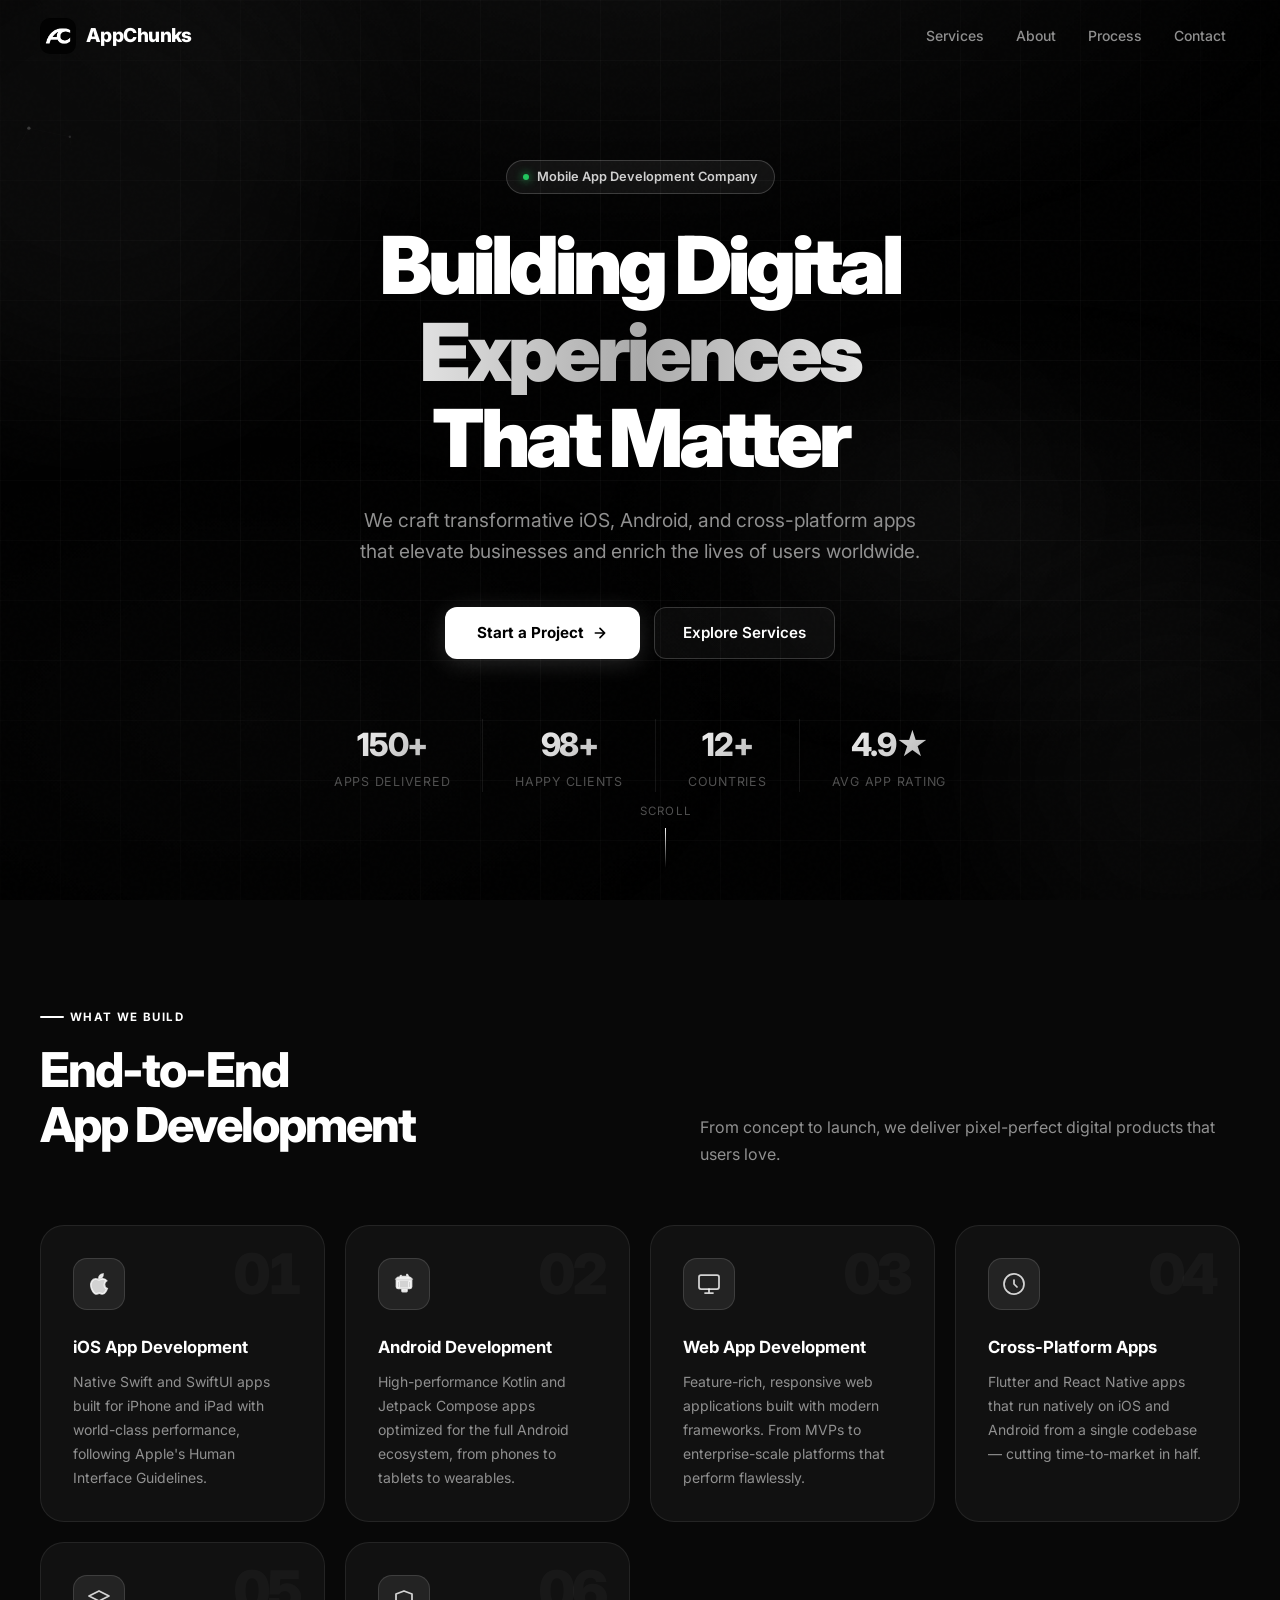
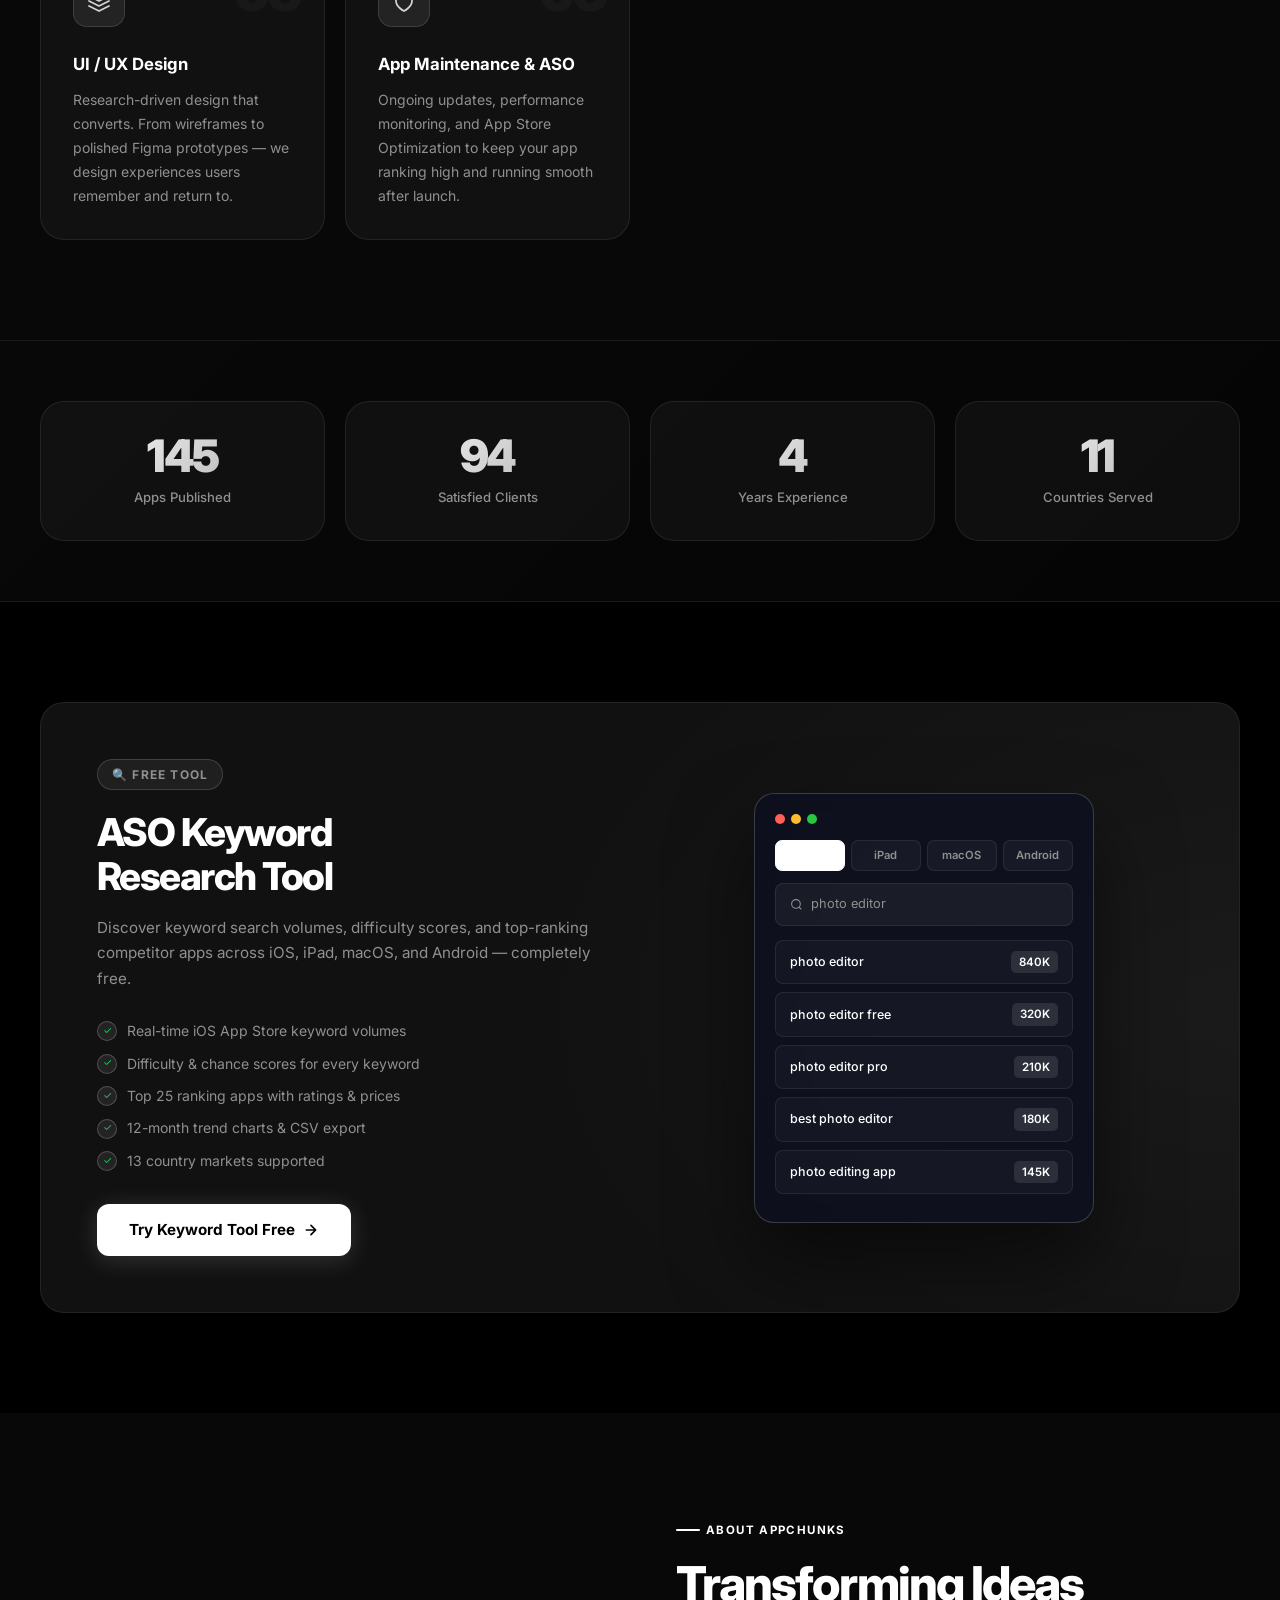
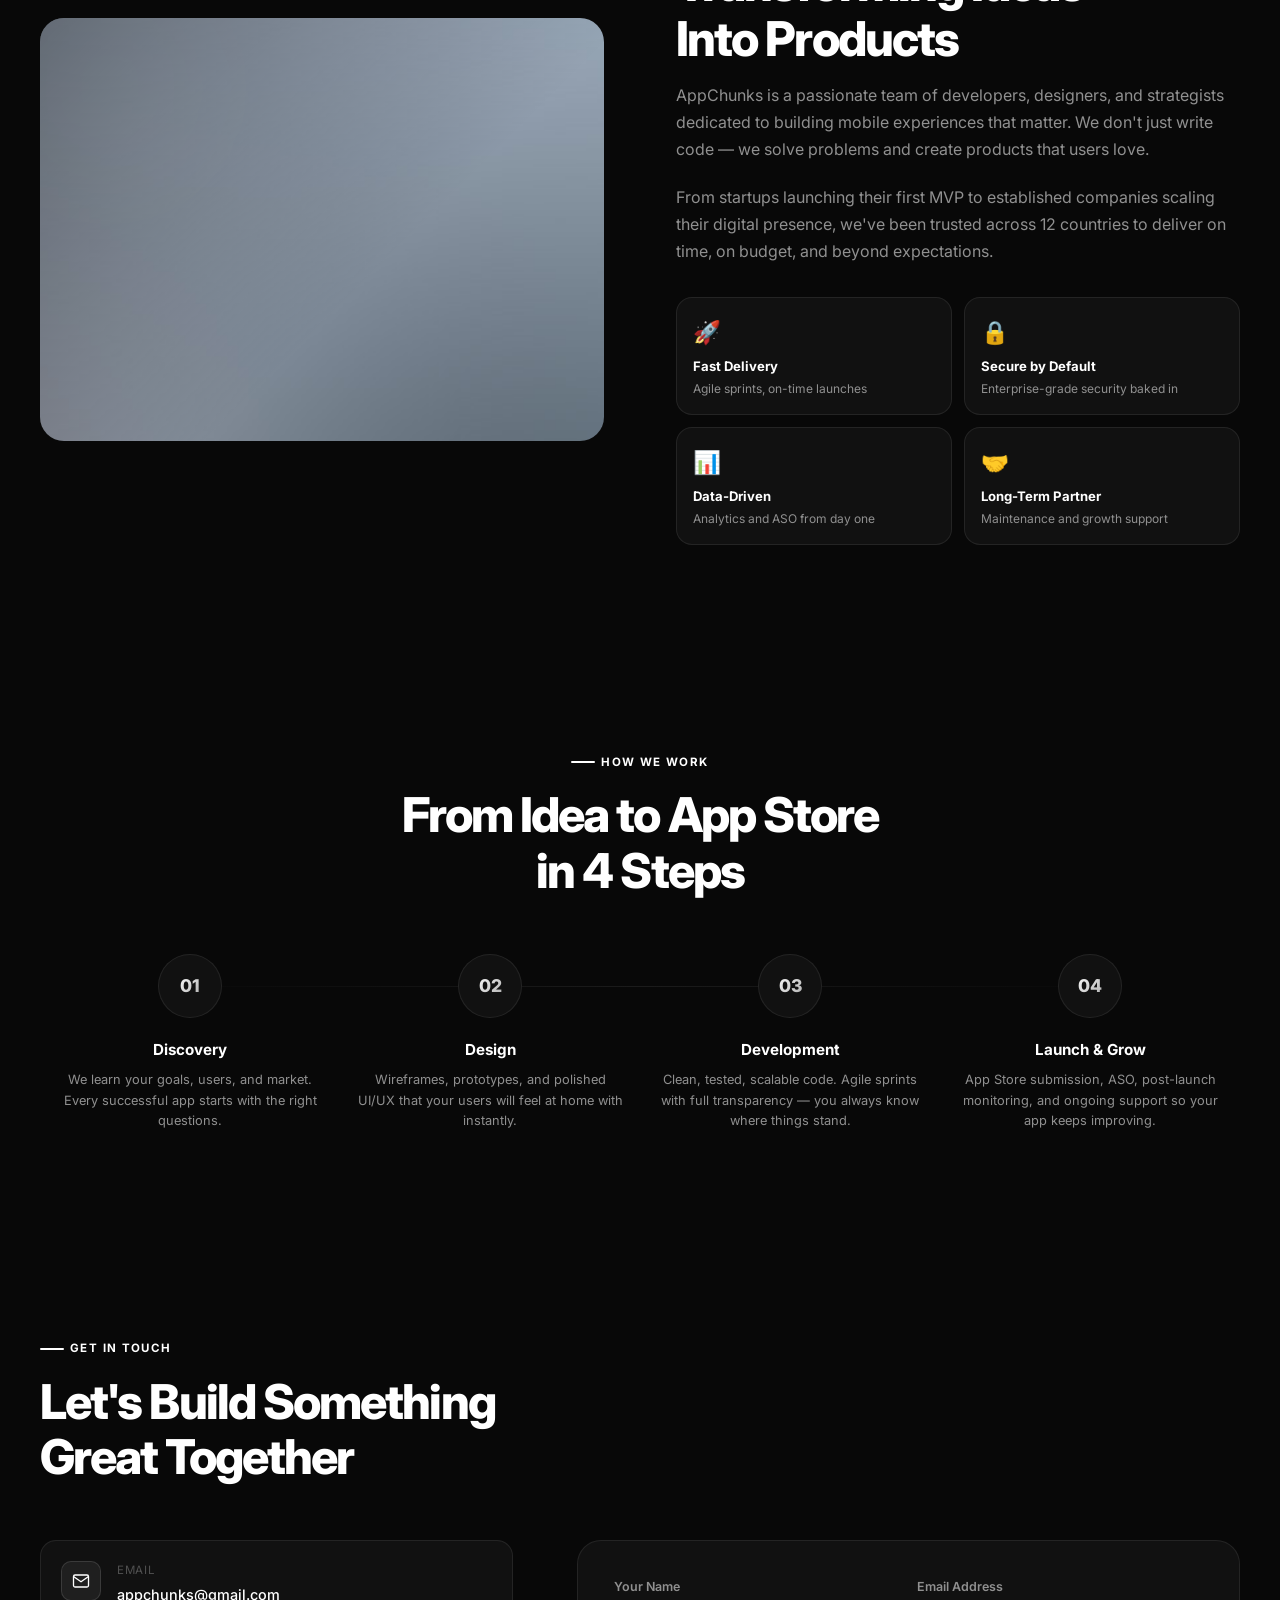
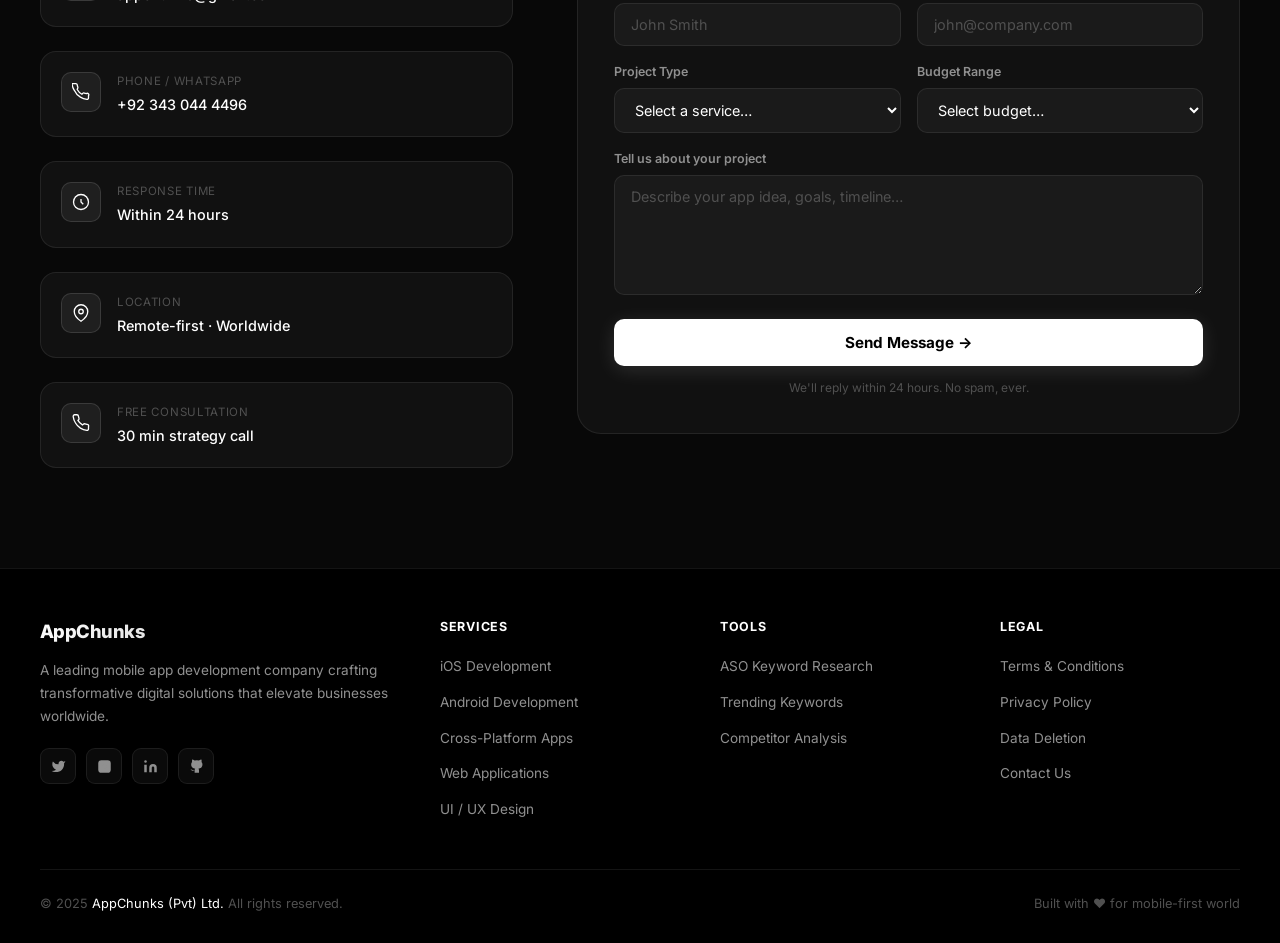
<file: index.html>
<!DOCTYPE html>
<html lang="en">
<head>
  <meta charset="UTF-8"/>
  <meta name="viewport" content="width=device-width, initial-scale=1.0"/>
  <title>AppChunks — Mobile App Development Company</title>
  <meta name="description" content="AppChunks is a leading mobile app development company crafting iOS, Android, and cross-platform apps that elevate businesses worldwide."/>
  <meta name="keywords" content="mobile app development, iOS app, Android app, UI UX design, cross-platform, web application"/>
  <link rel="icon" type="image/x-icon" href="images/favicon.ico"/>
  <link rel="apple-touch-icon" href="images/apple-touch-icon.png"/>
  <link rel="preconnect" href="https://fonts.googleapis.com"/>
  <link rel="preconnect" href="https://fonts.gstatic.com" crossorigin/>
  <link href="https://fonts.googleapis.com/css2?family=Inter:wght@300;400;500;600;700;800;900&display=swap" rel="stylesheet"/>
  <script async src="https://pagead2.googlesyndication.com/pagead/js/adsbygoogle.js?client=ca-pub-1702155776302125" crossorigin="anonymous"></script>
<style>
/* ═══════════════════════════════════════════════════
   APPCHUNKS — Modern Design System 2025
═══════════════════════════════════════════════════ */
:root {
  --bg:       #000000;
  --bg2:      #080808;
  --bg3:      #111111;
  --surface:  rgba(255,255,255,0.04);
  --border:   rgba(255,255,255,0.08);
  --border2:  rgba(255,255,255,0.18);
  --text:     #ffffff;
  --text2:    #909090;
  --text3:    #505050;
  --accent:   #ffffff;
  --accent2:  #cccccc;
  --accent3:  #888888;
  --green:    #22c55e;
  --pink:     #aaaaaa;
  --grad:     linear-gradient(135deg,#ffffff,#aaaaaa);
  --grad2:    linear-gradient(135deg,#ffffff,#888888);
  --r:        16px;
  --r2:       24px;
  --nav-h:    72px;
  --font:     'Inter', system-ui, sans-serif;
  --ease:     cubic-bezier(0.25,0.46,0.45,0.94);
}
*,*::before,*::after{box-sizing:border-box;margin:0;padding:0}
html{scroll-behavior:smooth;font-size:16px;-webkit-font-smoothing:antialiased}
body{font-family:var(--font);background:var(--bg);color:var(--text);overflow-x:hidden;line-height:1.6}
a{color:inherit;text-decoration:none}
img{display:block;max-width:100%}
button{cursor:pointer;border:none;background:none;font-family:inherit}
::selection{background:rgba(255,255,255,0.2);color:#fff}
::-webkit-scrollbar{width:5px}
::-webkit-scrollbar-track{background:var(--bg)}
::-webkit-scrollbar-thumb{background:#444;border-radius:3px}

/* ── NOISE OVERLAY ── */
body::before{
  content:'';position:fixed;inset:0;
  background-image:url("data:image/svg+xml,%3Csvg viewBox='0 0 256 256' xmlns='http://www.w3.org/2000/svg'%3E%3Cfilter id='n'%3E%3CfeTurbulence type='fractalNoise' baseFrequency='0.9' numOctaves='4' stitchTiles='stitch'/%3E%3C/filter%3E%3Crect width='100%25' height='100%25' filter='url(%23n)' opacity='0.03'/%3E%3C/svg%3E");
  pointer-events:none;z-index:0;opacity:0.4;
}

/* ═══════════════════════════════════════════════════
   NAVBAR
═══════════════════════════════════════════════════ */
#nav{
  position:fixed;top:0;left:0;right:0;z-index:1000;
  height:var(--nav-h);
  display:flex;align-items:center;justify-content:space-between;
  padding:0 max(24px, calc((100vw - 1200px)/2));
  transition:background 0.4s var(--ease),border-color 0.4s var(--ease),box-shadow 0.4s var(--ease);
  border-bottom:1px solid transparent;
}
#nav.scrolled{
  background:rgba(0,0,0,0.88);
  backdrop-filter:blur(20px);-webkit-backdrop-filter:blur(20px);
  border-color:var(--border);
  box-shadow:0 4px 40px rgba(0,0,0,0.6);
}
.nav-logo{
  display:flex;align-items:center;gap:10px;
  font-size:1.2rem;font-weight:800;letter-spacing:-0.03em;
}
.nav-logo-icon{
  width:36px;height:36px;border-radius:10px;
  overflow:hidden;flex-shrink:0;
}
.nav-logo-icon img{width:100%;height:100%;display:block}
.nav-logo span{color:#ffffff}
.nav-links{
  display:flex;align-items:center;gap:4px;
  list-style:none;
}
.nav-links a{
  padding:8px 14px;border-radius:8px;
  font-size:0.875rem;font-weight:500;color:var(--text2);
  transition:all 0.2s;
}
.nav-links a:hover{color:var(--text);background:var(--surface)}
.nav-links a.active{color:var(--text)}
.nav-cta{
  display:flex;align-items:center;gap:10px;
}
.btn-nav{
  padding:9px 20px;border-radius:10px;font-size:0.85rem;font-weight:600;
  background:#ffffff;color:#000000;
  box-shadow:0 4px 16px rgba(255,255,255,0.15);
  transition:all 0.2s;white-space:nowrap;
}
.btn-nav:hover{transform:translateY(-1px);box-shadow:0 6px 24px rgba(255,255,255,0.25)}
.hamburger{display:none;flex-direction:column;gap:5px;padding:8px;cursor:pointer}
.hamburger span{width:22px;height:2px;background:var(--text);border-radius:2px;transition:all 0.3s}

/* MOBILE MENU */
.mobile-menu{
  position:fixed;top:var(--nav-h);left:0;right:0;bottom:0;z-index:999;
  background:rgba(0,0,0,0.97);backdrop-filter:blur(20px);
  display:flex;flex-direction:column;align-items:center;justify-content:center;gap:8px;
  transform:translateX(100%);transition:transform 0.35s var(--ease);
}
.mobile-menu.open{transform:translateX(0)}
.mobile-menu a{
  font-size:1.5rem;font-weight:700;color:var(--text2);
  padding:12px 32px;border-radius:12px;
  transition:all 0.2s;width:100%;max-width:280px;text-align:center;
}
.mobile-menu a:hover{color:var(--text);background:var(--surface)}

/* ═══════════════════════════════════════════════════
   HERO
═══════════════════════════════════════════════════ */
#hero{
  min-height:100vh;
  display:flex;flex-direction:column;align-items:center;justify-content:center;
  text-align:center;
  padding:calc(var(--nav-h) + 60px) 24px 80px;
  position:relative;overflow:hidden;
}

/* animated gradient bg */
.hero-gradient{
  position:absolute;inset:0;z-index:0;
  background:
    radial-gradient(ellipse 80% 60% at 50% -10%,rgba(255,255,255,0.06) 0%,transparent 70%),
    radial-gradient(ellipse 50% 40% at 80% 60%,rgba(255,255,255,0.03) 0%,transparent 70%),
    radial-gradient(ellipse 60% 50% at 20% 80%,rgba(255,255,255,0.02) 0%,transparent 70%);
  animation:heroGradShift 8s ease-in-out infinite alternate;
}
@keyframes heroGradShift{
  0%{opacity:0.8;transform:scale(1)}
  100%{opacity:1;transform:scale(1.05)}
}

/* floating blobs */
.blob{
  position:absolute;border-radius:50%;filter:blur(80px);pointer-events:none;
  animation:blobFloat 12s ease-in-out infinite;
}
.blob-1{width:500px;height:500px;background:rgba(255,255,255,0.04);top:-100px;left:-150px;animation-delay:0s}
.blob-2{width:400px;height:400px;background:rgba(255,255,255,0.03);bottom:-80px;right:-100px;animation-delay:-4s}
.blob-3{width:300px;height:300px;background:rgba(255,255,255,0.025);top:40%;left:60%;animation-delay:-8s}
@keyframes blobFloat{
  0%,100%{transform:translate(0,0) scale(1)}
  33%{transform:translate(30px,-20px) scale(1.05)}
  66%{transform:translate(-20px,30px) scale(0.95)}
}

/* grid lines */
.hero-grid{
  position:absolute;inset:0;z-index:0;
  background-image:
    linear-gradient(rgba(255,255,255,0.03) 1px,transparent 1px),
    linear-gradient(90deg,rgba(255,255,255,0.03) 1px,transparent 1px);
  background-size:60px 60px;
  mask-image:radial-gradient(ellipse 80% 80% at 50% 50%,black 40%,transparent 100%);
}

.hero-content{position:relative;z-index:1;max-width:820px}

.hero-badge{
  display:inline-flex;align-items:center;gap:8px;
  padding:6px 16px;border-radius:20px;margin-bottom:28px;
  background:rgba(255,255,255,0.06);border:1px solid rgba(255,255,255,0.18);
  font-size:0.8rem;font-weight:600;color:rgba(255,255,255,0.8);
  animation:fadeUp 0.8s var(--ease) both;
}
.badge-dot{width:6px;height:6px;border-radius:50%;background:#22c55e;box-shadow:0 0 8px #22c55e;animation:pulse 2s infinite}
@keyframes pulse{0%,100%{opacity:1}50%{opacity:0.5}}

.hero-title{
  font-size:clamp(2.8rem,7vw,5rem);
  font-weight:900;letter-spacing:-0.05em;line-height:1.08;
  margin-bottom:24px;
  animation:fadeUp 0.8s var(--ease) 0.15s both;
}
.hero-title .line{display:block}
.hero-title .grad-text{
  background:var(--grad);
  -webkit-background-clip:text;-webkit-text-fill-color:transparent;background-clip:text;
  background-size:200% 200%;animation:gradMove 4s ease infinite;
}
@keyframes gradMove{0%{background-position:0% 50%}50%{background-position:100% 50%}100%{background-position:0% 50%}}

.hero-sub{
  font-size:clamp(1rem,2vw,1.2rem);color:var(--text2);
  max-width:560px;margin:0 auto 40px;
  animation:fadeUp 0.8s var(--ease) 0.3s both;
}

.hero-actions{
  display:flex;align-items:center;justify-content:center;gap:14px;flex-wrap:wrap;
  animation:fadeUp 0.8s var(--ease) 0.45s both;
}
.btn-primary{
  display:inline-flex;align-items:center;gap:8px;
  padding:14px 32px;border-radius:12px;font-size:0.95rem;font-weight:700;
  background:#ffffff;color:#000000;
  box-shadow:0 4px 24px rgba(255,255,255,0.15);
  transition:all 0.25s;position:relative;overflow:hidden;
}
.btn-primary::after{
  content:'';position:absolute;inset:0;
  background:linear-gradient(135deg,rgba(255,255,255,0.2),transparent);
  opacity:0;transition:opacity 0.2s;
}
.btn-primary:hover{transform:translateY(-2px);box-shadow:0 8px 32px rgba(255,255,255,0.25);background:#efefef}
.btn-primary:hover::after{opacity:1}
.btn-outline{
  display:inline-flex;align-items:center;gap:8px;
  padding:13px 28px;border-radius:12px;font-size:0.95rem;font-weight:600;
  border:1px solid var(--border2);color:var(--text);
  background:var(--surface);backdrop-filter:blur(10px);
  transition:all 0.25s;
}
.btn-outline:hover{border-color:rgba(255,255,255,0.4);background:rgba(255,255,255,0.08);transform:translateY(-2px)}

/* hero stats */
.hero-stats{
  display:flex;align-items:center;justify-content:center;gap:0;
  margin-top:60px;
  animation:fadeUp 0.8s var(--ease) 0.6s both;
}
.hero-stat{
  padding:0 32px;text-align:center;
  border-right:1px solid var(--border);
}
.hero-stat:last-child{border-right:none}
.hero-stat-num{
  font-size:2rem;font-weight:800;letter-spacing:-0.04em;
  background:var(--grad);-webkit-background-clip:text;-webkit-text-fill-color:transparent;background-clip:text;
}
.hero-stat-label{font-size:0.78rem;color:var(--text3);margin-top:2px;text-transform:uppercase;letter-spacing:0.06em}

/* scroll indicator */
.scroll-hint{
  position:absolute;bottom:32px;left:50%;transform:translateX(-50%);
  display:flex;flex-direction:column;align-items:center;gap:8px;
  color:var(--text3);font-size:0.72rem;letter-spacing:0.1em;text-transform:uppercase;
  animation:fadeUp 1s var(--ease) 1s both;
}
.scroll-line{width:1px;height:40px;background:linear-gradient(to bottom,var(--accent),transparent);animation:scrollPulse 2s ease-in-out infinite}
@keyframes scrollPulse{0%,100%{opacity:0.4;transform:scaleY(1)}50%{opacity:1;transform:scaleY(1.1)}}

/* ═══════════════════════════════════════════════════
   SHARED SECTION STYLES
═══════════════════════════════════════════════════ */
.section{
  padding:100px max(24px,calc((100vw - 1200px)/2));
  position:relative;
}
.section-tag{
  display:inline-flex;align-items:center;gap:6px;
  font-size:0.72rem;font-weight:700;letter-spacing:0.12em;text-transform:uppercase;
  color:var(--accent);margin-bottom:16px;
}
.section-tag::before{content:'';width:24px;height:2px;background:var(--accent);border-radius:1px}
.section-title{
  font-size:clamp(1.8rem,4vw,3rem);font-weight:800;letter-spacing:-0.04em;
  line-height:1.15;margin-bottom:16px;
}
.section-sub{font-size:1rem;color:var(--text2);max-width:540px;line-height:1.7}

/* reveal animation */
.reveal{opacity:0;transform:translateY(40px);transition:opacity 0.7s var(--ease),transform 0.7s var(--ease)}
.reveal.visible{opacity:1;transform:translateY(0)}
.reveal-delay-1{transition-delay:0.1s}
.reveal-delay-2{transition-delay:0.2s}
.reveal-delay-3{transition-delay:0.3s}
.reveal-delay-4{transition-delay:0.4s}
.reveal-delay-5{transition-delay:0.5s}

/* ═══════════════════════════════════════════════════
   SERVICES
═══════════════════════════════════════════════════ */
#services{background:var(--bg2)}

.services-header{
  display:flex;align-items:flex-end;justify-content:space-between;
  flex-wrap:wrap;gap:24px;margin-bottom:56px;
}

.services-grid{
  display:grid;
  grid-template-columns:repeat(auto-fill,minmax(260px,1fr));
  gap:20px;
}
.service-card{
  background:var(--surface);
  border:1px solid var(--border);
  border-radius:var(--r2);
  padding:32px;
  position:relative;overflow:hidden;
  transition:all 0.35s var(--ease);
  cursor:default;
}
.service-card::before{
  content:'';position:absolute;inset:0;border-radius:var(--r2);
  background:var(--grad);opacity:0;transition:opacity 0.35s;
  pointer-events:none;
}
.service-card:hover{border-color:rgba(255,255,255,0.25);transform:translateY(-6px);box-shadow:0 20px 60px rgba(255,255,255,0.06)}
.service-card:hover::before{opacity:0.04}

.service-icon{
  width:52px;height:52px;border-radius:14px;
  background:rgba(255,255,255,0.08);border:1px solid rgba(255,255,255,0.12);
  display:flex;align-items:center;justify-content:center;
  margin-bottom:24px;font-size:1.4rem;
  transition:all 0.35s;
}
.service-card:hover .service-icon{background:#ffffff;border-color:#ffffff;transform:scale(1.1);box-shadow:0 8px 24px rgba(255,255,255,0.2)}
.service-card:hover .service-icon svg{stroke:#000}
.service-icon svg{width:24px;height:24px;stroke:rgba(255,255,255,0.8);stroke-width:1.75;fill:none;transition:stroke 0.3s}

.service-title{font-size:1.05rem;font-weight:700;margin-bottom:10px}
.service-desc{font-size:0.875rem;color:var(--text2);line-height:1.7}

.service-num{
  position:absolute;top:20px;right:24px;
  font-size:3.5rem;font-weight:900;color:rgba(255,255,255,0.03);
  line-height:1;letter-spacing:-0.05em;font-variant-numeric:tabular-nums;
  transition:color 0.35s;
}
.service-card:hover .service-num{color:rgba(255,255,255,0.06)}

/* ═══════════════════════════════════════════════════
   STATS
═══════════════════════════════════════════════════ */
#stats{
  background:linear-gradient(135deg,rgba(255,255,255,0.03),rgba(255,255,255,0.02));
  border-top:1px solid var(--border);
  border-bottom:1px solid var(--border);
  padding:60px max(24px,calc((100vw - 1200px)/2));
}
.stats-row{
  display:grid;grid-template-columns:repeat(4,1fr);gap:20px;
}
.stat-item{
  text-align:center;padding:32px 16px;
  background:var(--surface);border:1px solid var(--border);border-radius:var(--r2);
  transition:all 0.3s;
}
.stat-item:hover{border-color:rgba(255,255,255,0.25);background:rgba(255,255,255,0.05);transform:translateY(-4px)}
.stat-num{
  font-size:2.8rem;font-weight:900;letter-spacing:-0.05em;
  background:var(--grad);-webkit-background-clip:text;-webkit-text-fill-color:transparent;background-clip:text;
  line-height:1;margin-bottom:8px;
}
.stat-label{font-size:0.82rem;color:var(--text2);font-weight:500}

/* ═══════════════════════════════════════════════════
   ASO TOOL PROMO
═══════════════════════════════════════════════════ */
#tool{background:var(--bg)}
.tool-card{
  background:var(--bg3);
  border:1px solid var(--border);
  border-radius:var(--r2);
  padding:56px;
  display:grid;grid-template-columns:1fr 1fr;gap:48px;align-items:center;
  position:relative;overflow:hidden;
}
.tool-card::before{
  content:'';position:absolute;inset:0;
  background:
    radial-gradient(ellipse 60% 80% at 100% 50%,rgba(255,255,255,0.04),transparent);
  pointer-events:none;
}
.tool-label{
  display:inline-flex;align-items:center;gap:8px;
  font-size:0.75rem;font-weight:700;letter-spacing:0.1em;text-transform:uppercase;
  color:var(--text2);background:rgba(255,255,255,0.06);border:1px solid rgba(255,255,255,0.15);
  padding:5px 14px;border-radius:20px;margin-bottom:20px;
}
.tool-title{font-size:clamp(1.6rem,3vw,2.4rem);font-weight:800;letter-spacing:-0.04em;margin-bottom:16px;line-height:1.15}
.tool-desc{font-size:0.95rem;color:var(--text2);line-height:1.7;margin-bottom:28px}
.tool-features{display:flex;flex-direction:column;gap:10px;margin-bottom:32px}
.tool-feat{
  display:flex;align-items:center;gap:10px;
  font-size:0.875rem;color:var(--text2);
}
.tool-feat-dot{
  width:20px;height:20px;border-radius:50%;
  background:rgba(255,255,255,0.08);border:1px solid rgba(255,255,255,0.2);
  display:flex;align-items:center;justify-content:center;flex-shrink:0;
}
.tool-feat-dot::after{content:'✓';font-size:0.65rem;color:#22c55e}

.tool-visual{
  position:relative;display:flex;align-items:center;justify-content:center;
}
.tool-mockup{
  background:rgba(13,17,32,0.8);border:1px solid var(--border2);
  border-radius:20px;padding:20px;width:100%;max-width:340px;
  box-shadow:0 40px 80px rgba(0,0,0,0.5);
  backdrop-filter:blur(10px);
}
.mockup-bar{display:flex;align-items:center;gap:6px;margin-bottom:16px}
.mockup-dot{width:10px;height:10px;border-radius:50%}
.mockup-dot:nth-child(1){background:#ff5f57}
.mockup-dot:nth-child(2){background:#febc2e}
.mockup-dot:nth-child(3){background:#28c840}
.mockup-search{
  background:rgba(255,255,255,0.05);border:1px solid var(--border);
  border-radius:8px;padding:10px 14px;font-size:0.8rem;color:var(--text2);
  display:flex;align-items:center;gap:8px;margin-bottom:14px;
}
.mockup-kw-row{
  background:rgba(255,255,255,0.03);border:1px solid var(--border);
  border-radius:8px;padding:10px 14px;margin-bottom:8px;
  display:flex;align-items:center;justify-content:space-between;
}
.mockup-kw{font-size:0.78rem;font-weight:500}
.mockup-vol{
  font-size:0.72rem;padding:2px 8px;border-radius:5px;
  background:rgba(255,255,255,0.1);color:#ffffff;font-weight:600;
}
.mockup-platform-row{
  display:flex;gap:6px;margin-top:12px;
}
.mockup-platform{
  flex:1;text-align:center;padding:6px;border-radius:7px;
  font-size:0.7rem;font-weight:600;
  background:rgba(255,255,255,0.04);border:1px solid var(--border);color:var(--text2);
}
.mockup-platform.active{background:var(--accent);border-color:var(--accent);color:#fff}

/* ═══════════════════════════════════════════════════
   ABOUT
═══════════════════════════════════════════════════ */
#about{background:var(--bg2)}
.about-grid{display:grid;grid-template-columns:1fr 1fr;gap:72px;align-items:center}
.about-img-wrap{
  position:relative;
  border-radius:var(--r2);overflow:hidden;
  aspect-ratio:4/3;
}
.about-img-wrap img{width:100%;height:100%;object-fit:cover}
.about-img-wrap::after{
  content:'';position:absolute;inset:0;
  background:linear-gradient(135deg,rgba(0,0,0,0.4),transparent 60%);
}
.about-glow{
  position:absolute;top:-30px;left:-30px;width:200px;height:200px;
  border-radius:50%;background:rgba(255,255,255,0.05);filter:blur(60px);
  pointer-events:none;
}
.about-cards{display:grid;grid-template-columns:1fr 1fr;gap:12px;margin-top:32px}
.about-card{
  background:var(--surface);border:1px solid var(--border);border-radius:var(--r);
  padding:16px;transition:all 0.3s;
}
.about-card:hover{border-color:rgba(255,255,255,0.25);transform:translateY(-3px)}
.about-card-icon{font-size:1.4rem;margin-bottom:6px}
.about-card-title{font-size:0.82rem;font-weight:700;margin-bottom:2px}
.about-card-sub{font-size:0.75rem;color:var(--text2)}

/* ═══════════════════════════════════════════════════
   PROCESS
═══════════════════════════════════════════════════ */
#process{background:var(--bg)}
.process-steps{
  display:grid;grid-template-columns:repeat(4,1fr);gap:0;
  position:relative;margin-top:56px;
}
.process-steps::before{
  content:'';position:absolute;top:32px;left:10%;right:10%;height:1px;
  background:linear-gradient(90deg,transparent,var(--border),transparent);
}
.process-step{display:flex;flex-direction:column;align-items:center;text-align:center;padding:0 16px}
.process-num{
  width:64px;height:64px;border-radius:50%;
  background:var(--bg3);border:1px solid var(--border);
  display:flex;align-items:center;justify-content:center;
  font-size:1.1rem;font-weight:800;margin-bottom:20px;
  position:relative;z-index:1;
  transition:all 0.3s;
}
.process-step:hover .process-num{background:#ffffff;border-color:#ffffff;box-shadow:0 8px 32px rgba(255,255,255,0.2);color:#000000}
.process-step-title{font-size:0.95rem;font-weight:700;margin-bottom:8px}
.process-step-desc{font-size:0.8rem;color:var(--text2);line-height:1.6}
.process-num-inner{background:var(--grad);-webkit-background-clip:text;-webkit-text-fill-color:transparent;background-clip:text}
.process-step:hover .process-num-inner{-webkit-text-fill-color:#fff;background:none}

/* ═══════════════════════════════════════════════════
   CONTACT
═══════════════════════════════════════════════════ */
#contact{background:var(--bg2)}
.contact-grid{display:grid;grid-template-columns:1fr 1.4fr;gap:64px;align-items:start}
.contact-info{display:flex;flex-direction:column;gap:24px}
.contact-item{
  display:flex;gap:16px;align-items:flex-start;
  background:var(--surface);border:1px solid var(--border);border-radius:var(--r);
  padding:20px;transition:all 0.25s;
}
.contact-item:hover{border-color:rgba(255,255,255,0.25);transform:translateX(4px)}
.contact-item-icon{
  width:40px;height:40px;border-radius:10px;
  background:rgba(255,255,255,0.06);border:1px solid rgba(255,255,255,0.12);
  display:flex;align-items:center;justify-content:center;flex-shrink:0;
}
.contact-item-icon svg{width:18px;height:18px;stroke:var(--accent);stroke-width:1.75;fill:none}
.contact-item-label{font-size:0.72rem;color:var(--text3);text-transform:uppercase;letter-spacing:0.06em;margin-bottom:3px}
.contact-item-val{font-size:0.9rem;font-weight:500}

.contact-form{
  background:var(--surface);border:1px solid var(--border);border-radius:var(--r2);padding:36px;
}
.form-grid{display:grid;grid-template-columns:1fr 1fr;gap:16px;margin-bottom:16px}
.form-field{display:flex;flex-direction:column;gap:6px}
.form-field.full{grid-column:1/-1}
.form-label{font-size:0.78rem;font-weight:600;color:var(--text2)}
.form-input,.form-textarea{
  background:rgba(255,255,255,0.04);border:1px solid var(--border);border-radius:10px;
  padding:12px 16px;color:var(--text);font-size:0.9rem;font-family:var(--font);
  outline:none;transition:border-color 0.2s,box-shadow 0.2s;width:100%;
}
.form-input:focus,.form-textarea:focus{border-color:rgba(255,255,255,0.35);box-shadow:0 0 0 3px rgba(255,255,255,0.08)}
.form-input::placeholder,.form-textarea::placeholder{color:var(--text3)}
.form-textarea{resize:vertical;min-height:120px}
.form-submit{
  width:100%;padding:14px;border-radius:10px;font-size:0.95rem;font-weight:700;
  background:#ffffff;color:#000000;margin-top:8px;
  box-shadow:0 4px 20px rgba(255,255,255,0.12);
  transition:all 0.25s;cursor:pointer;
}
.form-submit:hover{transform:translateY(-2px);box-shadow:0 8px 32px rgba(255,255,255,0.2);background:#efefef}
.form-note{font-size:0.75rem;color:var(--text3);text-align:center;margin-top:12px}

/* ═══════════════════════════════════════════════════
   FOOTER
═══════════════════════════════════════════════════ */
#footer{
  background:var(--bg);border-top:1px solid var(--border);
  padding:48px max(24px,calc((100vw - 1200px)/2)) 28px;
}
.footer-grid{display:grid;grid-template-columns:1.5fr 1fr 1fr 1fr;gap:40px;margin-bottom:48px}
.footer-brand-name{
  font-size:1.15rem;font-weight:800;letter-spacing:-0.03em;margin-bottom:12px;
  background:var(--grad);-webkit-background-clip:text;-webkit-text-fill-color:transparent;background-clip:text;
}
.footer-brand-desc{font-size:0.85rem;color:var(--text2);line-height:1.7;margin-bottom:20px}
.footer-socials{display:flex;gap:10px}
.footer-social{
  width:36px;height:36px;border-radius:9px;
  background:var(--surface);border:1px solid var(--border);
  display:flex;align-items:center;justify-content:center;
  color:var(--text2);font-size:0.85rem;
  transition:all 0.2s;
}
.footer-social:hover{border-color:rgba(255,255,255,0.35);color:#ffffff;background:rgba(255,255,255,0.08);transform:translateY(-2px)}
.footer-social svg{width:15px;height:15px;fill:currentColor}

.footer-col-title{font-size:0.78rem;font-weight:700;letter-spacing:0.06em;text-transform:uppercase;color:var(--text);margin-bottom:16px}
.footer-links{display:flex;flex-direction:column;gap:10px;list-style:none}
.footer-links a{font-size:0.85rem;color:var(--text2);transition:color 0.2s}
.footer-links a:hover{color:var(--accent)}

.footer-bottom{
  display:flex;align-items:center;justify-content:space-between;flex-wrap:wrap;gap:12px;
  border-top:1px solid var(--border);padding-top:24px;
}
.footer-copy{font-size:0.8rem;color:var(--text3)}
.footer-copy span{color:var(--accent)}

/* ═══════════════════════════════════════════════════
   MODALS (Terms / Privacy / Data Deletion)
═══════════════════════════════════════════════════ */
.modal-overlay{
  position:fixed;inset:0;z-index:2000;
  background:rgba(0,0,0,0.8);backdrop-filter:blur(8px);
  display:flex;align-items:center;justify-content:center;padding:20px;
  opacity:0;pointer-events:none;transition:opacity 0.3s;
}
.modal-overlay.open{opacity:1;pointer-events:all}
.modal-box{
  background:var(--bg2);border:1px solid var(--border2);border-radius:var(--r2);
  width:100%;max-width:700px;max-height:85vh;overflow-y:auto;
  transform:translateY(20px) scale(0.97);transition:all 0.3s var(--ease);
  padding:40px;position:relative;
}
.modal-overlay.open .modal-box{transform:translateY(0) scale(1)}
.modal-close{
  position:sticky;top:0;float:right;
  width:32px;height:32px;border-radius:50%;
  background:var(--surface);border:1px solid var(--border);
  display:flex;align-items:center;justify-content:center;
  color:var(--text2);font-size:1.1rem;cursor:pointer;
  transition:all 0.2s;margin:-8px -8px 16px 0;
}
.modal-close:hover{background:rgba(239,68,68,0.1);border-color:#ef4444;color:#ef4444}
.modal-title{font-size:1.5rem;font-weight:800;letter-spacing:-0.03em;margin-bottom:24px}
.modal-body h1,.modal-body h2,.modal-body h3{font-size:1rem;font-weight:700;margin:20px 0 8px;color:var(--text)}
.modal-body h1:first-child{margin-top:0}
.modal-body p{font-size:0.875rem;color:var(--text2);line-height:1.75;margin-bottom:12px}
.modal-body ul{padding-left:20px;margin-bottom:12px}
.modal-body li{font-size:0.875rem;color:var(--text2);line-height:1.75;margin-bottom:6px}
.modal-body a{color:var(--accent)}

/* ═══════════════════════════════════════════════════
   TOAST
═══════════════════════════════════════════════════ */
.toast{
  position:fixed;bottom:24px;right:24px;z-index:9999;
  padding:14px 20px;border-radius:12px;font-size:0.875rem;font-weight:500;
  background:var(--bg3);border:1px solid var(--border2);
  box-shadow:0 8px 32px rgba(0,0,0,0.5);color:var(--text);
  transform:translateY(80px);opacity:0;transition:all 0.35s var(--ease);
}
.toast.show{transform:translateY(0);opacity:1}
.toast.success{border-left:3px solid #22c55e}
.toast.error{border-left:3px solid #ef4444}

/* ═══════════════════════════════════════════════════
   ANIMATIONS
═══════════════════════════════════════════════════ */
@keyframes fadeUp{
  from{opacity:0;transform:translateY(24px)}
  to{opacity:1;transform:translateY(0)}
}
@keyframes fadeIn{from{opacity:0}to{opacity:1}}

/* ── SMOOTH ENTRANCE SYSTEM ── */
.stagger-1{transition-delay:0.05s!important}
.stagger-2{transition-delay:0.1s!important}
.stagger-3{transition-delay:0.15s!important}
.stagger-4{transition-delay:0.2s!important}
.stagger-5{transition-delay:0.25s!important}
.stagger-6{transition-delay:0.3s!important}

/* reveal variants */
.reveal-left{opacity:0;transform:translateX(-50px);transition:opacity 0.8s var(--ease),transform 0.8s var(--ease)}
.reveal-left.visible{opacity:1;transform:translateX(0)}
.reveal-right{opacity:0;transform:translateX(50px);transition:opacity 0.8s var(--ease),transform 0.8s var(--ease)}
.reveal-right.visible{opacity:1;transform:translateX(0)}
.reveal-scale{opacity:0;transform:scale(0.9);transition:opacity 0.7s var(--ease),transform 0.7s var(--ease)}
.reveal-scale.visible{opacity:1;transform:scale(1)}
.reveal-rotate{opacity:0;transform:translateY(30px) rotate(2deg);transition:opacity 0.7s var(--ease),transform 0.7s var(--ease)}
.reveal-rotate.visible{opacity:1;transform:translateY(0) rotate(0)}

/* ── TEXT SHIMMER ── */
@keyframes textShimmer{
  0%{background-position:-200% center}
  100%{background-position:200% center}
}
.hero-title .grad-text{
  background:linear-gradient(90deg,#ffffff 0%,#aaaaaa 25%,#ffffff 50%,#aaaaaa 75%,#ffffff 100%);
  background-size:200% auto;
  -webkit-background-clip:text;-webkit-text-fill-color:transparent;background-clip:text;
  animation:textShimmer 6s linear infinite;
}

/* ── MAGNETIC HOVER ON BUTTONS ── */
.btn-primary,.btn-outline,.btn-nav{
  transition:all 0.3s cubic-bezier(0.175,0.885,0.32,1.275);
}
.btn-primary:active{transform:translateY(0) scale(0.97)}
.btn-outline:active{transform:translateY(0) scale(0.97)}

/* ── CARD GLOW FOLLOW CURSOR ── */
.service-card{
  --glow-x:50%;--glow-y:50%;
  transition:all 0.4s var(--ease),transform 0.2s;
}
.service-card::after{
  content:'';position:absolute;inset:0;border-radius:var(--r2);
  background:radial-gradient(400px circle at var(--glow-x) var(--glow-y),rgba(255,255,255,0.06),transparent 60%);
  opacity:0;transition:opacity 0.4s;pointer-events:none;
}
.service-card:hover::after{opacity:1}

/* ── ICON BOUNCE ── */
@keyframes iconBounce{
  0%,100%{transform:scale(1)}
  50%{transform:scale(1.15)}
}
.service-card:hover .service-icon{animation:iconBounce 0.5s var(--ease)}

/* ── STAT COUNTER GLOW ── */
@keyframes counterGlow{
  0%{text-shadow:none}
  50%{text-shadow:0 0 20px rgba(255,255,255,0.3)}
  100%{text-shadow:none}
}
.stat-item:hover .stat-num{animation:counterGlow 1.5s ease-in-out}

/* ── PROCESS STEP CONNECTOR ANIMATION ── */
@keyframes lineGrow{
  from{transform:scaleX(0)}to{transform:scaleX(1)}
}
.process-steps::before{
  transform-origin:left;
  animation:lineGrow 1.2s var(--ease) 0.5s both;
}

/* ── FLOAT ANIMATION FOR MOCKUP ── */
@keyframes gentleFloat{
  0%,100%{transform:translateY(0px)}
  50%{transform:translateY(-12px)}
}
.tool-mockup{animation:gentleFloat 5s ease-in-out infinite}

/* ── MOCKUP ROWS STAGGER IN ── */
@keyframes slideInRight{
  from{opacity:0;transform:translateX(20px)}
  to{opacity:1;transform:translateX(0)}
}
.tool-card.visible .mockup-kw-row{animation:slideInRight 0.5s var(--ease) both}
.tool-card.visible .mockup-kw-row:nth-child(2){animation-delay:0.1s}
.tool-card.visible .mockup-kw-row:nth-child(3){animation-delay:0.2s}
.tool-card.visible .mockup-kw-row:nth-child(4){animation-delay:0.3s}
.tool-card.visible .mockup-kw-row:nth-child(5){animation-delay:0.4s}

/* ── CONTACT ITEM HOVER RIPPLE ── */
.contact-item{position:relative;overflow:hidden}
.contact-item::before{
  content:'';position:absolute;top:50%;left:-10%;
  width:0;height:0;border-radius:50%;
  background:rgba(255,255,255,0.04);
  transition:width 0.6s var(--ease),height 0.6s var(--ease),top 0.6s,left 0.6s;
  transform:translate(-50%,-50%);pointer-events:none;
}
.contact-item:hover::before{width:300%;height:300%;top:50%;left:50%}

/* ── FORM INPUT FOCUS GLOW ── */
.form-input,.form-textarea{
  transition:border-color 0.3s,box-shadow 0.3s,transform 0.2s;
}
.form-input:focus,.form-textarea:focus{
  transform:translateY(-1px);
  box-shadow:0 0 0 3px rgba(255,255,255,0.08),0 4px 12px rgba(0,0,0,0.2);
}

/* ── FOOTER LINK UNDERLINE ANIMATION ── */
.footer-links a{position:relative;display:inline-block}
.footer-links a::after{
  content:'';position:absolute;bottom:-2px;left:0;
  width:0;height:1px;background:var(--accent);
  transition:width 0.3s var(--ease);
}
.footer-links a:hover::after{width:100%}

/* ── FOOTER SOCIAL ROTATE ── */
.footer-social{transition:all 0.3s cubic-bezier(0.175,0.885,0.32,1.275)}
.footer-social:hover{transform:translateY(-3px) rotate(-5deg)}

/* ── ABOUT CARD FLOAT ── */
.about-card{transition:all 0.4s var(--ease)}
.about-card:hover{
  transform:translateY(-6px);
  box-shadow:0 16px 40px rgba(0,0,0,0.3);
}

/* ── PROCESS NUM PULSE ── */
@keyframes numPulse{
  0%{box-shadow:0 0 0 0 rgba(255,255,255,0.15)}
  70%{box-shadow:0 0 0 15px rgba(255,255,255,0)}
  100%{box-shadow:0 0 0 0 rgba(255,255,255,0)}
}
.process-step:hover .process-num{animation:numPulse 1s ease-out}

/* ── HERO BADGE GLOW PULSE ── */
@keyframes badgeGlow{
  0%,100%{box-shadow:0 0 0 0 rgba(255,255,255,0)}
  50%{box-shadow:0 0 20px 2px rgba(255,255,255,0.08)}
}
.hero-badge{animation:fadeUp 0.8s var(--ease) both,badgeGlow 3s ease-in-out 1.5s infinite}

/* ── SCROLL PROGRESS BAR ── */
.scroll-progress{
  position:fixed;top:0;left:0;height:2px;
  background:linear-gradient(90deg,rgba(255,255,255,0.8),rgba(255,255,255,0.4));
  z-index:1001;width:0;transition:width 0.1s linear;
  box-shadow:0 0 8px rgba(255,255,255,0.3);
}

/* ── PAGE LOAD ANIMATION ── */
@keyframes pageLoad{
  from{opacity:0}to{opacity:1}
}
body{animation:pageLoad 0.6s ease both}

/* ── NAVBAR GLASS MORPH ── */
#nav{transition:background 0.4s var(--ease),border-color 0.4s var(--ease),box-shadow 0.4s var(--ease),backdrop-filter 0.4s}

/* ── SMOOTH PARALLAX HINTS ── */
.blob{will-change:transform}
.hero-gradient{will-change:transform,opacity}

/* ═══════════════════════════════════════════════════
   RESPONSIVE
═══════════════════════════════════════════════════ */
@media(max-width:1024px){
  .footer-grid{grid-template-columns:1fr 1fr}
  .about-grid{grid-template-columns:1fr;gap:40px}
  .about-img-wrap{max-width:500px}
  .tool-card{grid-template-columns:1fr;gap:32px;padding:36px}
  .tool-visual{display:none}
  .process-steps{grid-template-columns:repeat(2,1fr);gap:32px}
  .process-steps::before{display:none}
  .contact-grid{grid-template-columns:1fr;gap:32px}
  .stats-row{grid-template-columns:repeat(2,1fr)}
}
@media(max-width:768px){
  :root{--nav-h:60px}
  .nav-links,.nav-cta{display:none}
  .hamburger{display:flex}
  .services-header{flex-direction:column;align-items:flex-start}
  .hero-stats{flex-wrap:wrap;gap:0}
  .hero-stat{padding:16px 20px;border-bottom:1px solid var(--border);border-right:none;width:50%}
  .hero-stat:nth-child(odd){border-right:1px solid var(--border)}
  .footer-grid{grid-template-columns:1fr}
  .form-grid{grid-template-columns:1fr}
  .stats-row{grid-template-columns:1fr 1fr}
}
@media(max-width:480px){
  .process-steps{grid-template-columns:1fr}
  .about-cards{grid-template-columns:1fr}
  .hero-stat{width:50%}
  .tool-card{padding:24px}
}

/* ═══════════════════════════════════════════════════
   CANVAS PARTICLES
═══════════════════════════════════════════════════ */
#particles-canvas{
  position:absolute;inset:0;z-index:0;
  pointer-events:none;opacity:0.5;
}
</style>
</head>
<body>

<!-- SCROLL PROGRESS BAR -->
<div class="scroll-progress" id="scrollProgress"></div>

<!-- ═══════ NAVBAR ═══════ -->
<nav id="nav">
  <a href="#hero" class="nav-logo">
    <div class="nav-logo-icon"><img src="images/logo.png" alt="AppChunks"/></div>
    <span>AppChunks</span>
  </a>
  <ul class="nav-links">
    <li><a href="#services">Services</a></li>
    <li><a href="#about">About</a></li>
    <li><a href="#process">Process</a></li>
    <li><a href="#contact">Contact</a></li>
  </ul>
  <div class="nav-cta" style="display:none">
    <a href="/keywords/" class="btn-nav">🔍 ASO Keywords</a>
  </div>
  <div class="hamburger" id="hamburger">
    <span></span><span></span><span></span>
  </div>
</nav>

<!-- MOBILE MENU -->
<div class="mobile-menu" id="mobileMenu">
  <a href="#services" class="mm-link">Services</a>
  <a href="#about" class="mm-link">About</a>
  <a href="#process" class="mm-link">Process</a>
  <a href="#contact" class="mm-link">Contact</a>
</div>

<!-- ═══════ HERO ═══════ -->
<section id="hero">
  <canvas id="particles-canvas"></canvas>
  <div class="hero-gradient"></div>
  <div class="blob blob-1"></div>
  <div class="blob blob-2"></div>
  <div class="blob blob-3"></div>
  <div class="hero-grid"></div>

  <div class="hero-content">
    <div class="hero-badge">
      <span class="badge-dot"></span>
      Mobile App Development Company
    </div>
    <h1 class="hero-title">
      <span class="line">Building Digital</span>
      <span class="line grad-text">Experiences</span>
      <span class="line">That Matter</span>
    </h1>
    <p class="hero-sub">
      We craft transformative iOS, Android, and cross-platform apps that elevate businesses and enrich the lives of users worldwide.
    </p>
    <div class="hero-actions">
      <a href="#contact" class="btn-primary">
        Start a Project
        <svg width="16" height="16" viewBox="0 0 24 24" fill="none" stroke="currentColor" stroke-width="2.5" stroke-linecap="round" stroke-linejoin="round"><path d="M5 12h14M12 5l7 7-7 7"/></svg>
      </a>
      <a href="#services" class="btn-outline">Explore Services</a>
    </div>
    <div class="hero-stats">
      <div class="hero-stat">
        <div class="hero-stat-num counter" data-target="150">0</div>
        <div class="hero-stat-label">Apps Delivered</div>
      </div>
      <div class="hero-stat">
        <div class="hero-stat-num counter" data-target="98">0</div>
        <div class="hero-stat-label">Happy Clients</div>
      </div>
      <div class="hero-stat">
        <div class="hero-stat-num counter" data-target="12">0</div>
        <div class="hero-stat-label">Countries</div>
      </div>
      <div class="hero-stat">
        <div class="hero-stat-num">4.9★</div>
        <div class="hero-stat-label">Avg App Rating</div>
      </div>
    </div>
  </div>

  <div class="scroll-hint">
    <span>Scroll</span>
    <div class="scroll-line"></div>
  </div>
</section>

<!-- ═══════ SERVICES ═══════ -->
<section id="services" class="section">
  <div class="services-header">
    <div>
      <div class="section-tag reveal">What We Build</div>
      <h2 class="section-title reveal">End-to-End<br>App Development</h2>
    </div>
    <p class="section-sub reveal">From concept to launch, we deliver pixel-perfect digital products that users love.</p>
  </div>

  <div class="services-grid">
    <div class="service-card reveal reveal-delay-1">
      <div class="service-num">01</div>
      <div class="service-icon">
        <svg viewBox="0 0 24 24"><path d="M18.71 19.5c-.83 1.24-1.71 2.45-3.05 2.47-1.34.03-1.77-.79-3.29-.79-1.53 0-2 .77-3.27.82-1.31.05-2.3-1.32-3.14-2.53C4.25 17 2.94 12.45 4.7 9.39c.87-1.52 2.43-2.48 4.12-2.51 1.28-.02 2.5.87 3.29.87.78 0 2.26-1.07 3.8-.91.65.03 2.47.26 3.64 1.98-.09.06-2.17 1.28-2.15 3.81.03 3.02 2.65 4.03 2.68 4.04-.03.07-.42 1.44-1.38 2.83M13 3.5c.73-.83 1.94-1.46 2.94-1.5.13 1.17-.34 2.35-1.04 3.19-.69.85-1.83 1.51-2.95 1.42-.15-1.15.41-2.35 1.05-3.11z" fill="rgba(255,255,255,0.8)"/></svg>
      </div>
      <h3 class="service-title">iOS App Development</h3>
      <p class="service-desc">Native Swift and SwiftUI apps built for iPhone and iPad with world-class performance, following Apple's Human Interface Guidelines.</p>
    </div>

    <div class="service-card reveal reveal-delay-2">
      <div class="service-num">02</div>
      <div class="service-icon">
        <svg viewBox="0 0 24 24"><path d="M17.523 15.341c-.287 0-.52-.233-.52-.52V10.18c0-.286.233-.52.52-.52.286 0 .52.234.52.52v4.642c0 .287-.234.52-.52.52zm-11.046 0c-.287 0-.52-.233-.52-.52V10.18c0-.286.233-.52.52-.52.286 0 .52.234.52.52v4.642c0 .287-.234.52-.52.52zm1.565-9.4l1.09-1.958c.07-.127.027-.286-.1-.357-.127-.07-.286-.027-.357.1l-1.104 1.982C6.526 5.192 5.42 5.773 4.636 6.65h14.729c-.784-.878-1.89-1.459-2.935-1.94L15.325 2.726c-.07-.127-.23-.17-.357-.1-.127.07-.17.23-.1.357l1.09 1.958C15.265 4.783 14.668 4.65 14 4.65H10c-.668 0-1.265.133-1.958.291zM4.5 7.65v7.2c0 .828.672 1.5 1.5 1.5h12c.828 0 1.5-.672 1.5-1.5V7.65H4.5zm5.5 9.7v1.65c0 .287.233.52.52.52h3.96c.287 0 .52-.233.52-.52V17.35H10z" fill="rgba(255,255,255,0.8)"/></svg>
      </div>
      <h3 class="service-title">Android Development</h3>
      <p class="service-desc">High-performance Kotlin and Jetpack Compose apps optimized for the full Android ecosystem, from phones to tablets to wearables.</p>
    </div>

    <div class="service-card reveal reveal-delay-3">
      <div class="service-num">03</div>
      <div class="service-icon">
        <svg viewBox="0 0 24 24" stroke-width="1.75" stroke="var(--accent)" fill="none" stroke-linecap="round" stroke-linejoin="round">
          <rect x="2" y="3" width="20" height="14" rx="2"/><path d="M8 21h8M12 17v4"/>
        </svg>
      </div>
      <h3 class="service-title">Web App Development</h3>
      <p class="service-desc">Feature-rich, responsive web applications built with modern frameworks. From MVPs to enterprise-scale platforms that perform flawlessly.</p>
    </div>

    <div class="service-card reveal reveal-delay-4">
      <div class="service-num">04</div>
      <div class="service-icon">
        <svg viewBox="0 0 24 24" stroke-width="1.75" stroke="var(--accent)" fill="none" stroke-linecap="round" stroke-linejoin="round">
          <circle cx="12" cy="12" r="10"/><path d="M12 8v4l3 3"/>
        </svg>
      </div>
      <h3 class="service-title">Cross-Platform Apps</h3>
      <p class="service-desc">Flutter and React Native apps that run natively on iOS and Android from a single codebase — cutting time-to-market in half.</p>
    </div>

    <div class="service-card reveal reveal-delay-1">
      <div class="service-num">05</div>
      <div class="service-icon">
        <svg viewBox="0 0 24 24" stroke-width="1.75" stroke="var(--accent)" fill="none" stroke-linecap="round" stroke-linejoin="round">
          <path d="M12 2L2 7l10 5 10-5-10-5zM2 17l10 5 10-5M2 12l10 5 10-5"/>
        </svg>
      </div>
      <h3 class="service-title">UI / UX Design</h3>
      <p class="service-desc">Research-driven design that converts. From wireframes to polished Figma prototypes — we design experiences users remember and return to.</p>
    </div>

    <div class="service-card reveal reveal-delay-2">
      <div class="service-num">06</div>
      <div class="service-icon">
        <svg viewBox="0 0 24 24" stroke-width="1.75" stroke="var(--accent)" fill="none" stroke-linecap="round" stroke-linejoin="round">
          <path d="M12 22s8-4 8-10V5l-8-3-8 3v7c0 6 8 10 8 10z"/>
        </svg>
      </div>
      <h3 class="service-title">App Maintenance & ASO</h3>
      <p class="service-desc">Ongoing updates, performance monitoring, and App Store Optimization to keep your app ranking high and running smooth after launch.</p>
    </div>
  </div>
</section>

<!-- ═══════ STATS ═══════ -->
<div id="stats">
  <div class="stats-row">
    <div class="stat-item reveal">
      <div class="stat-num counter" data-target="150">0</div>
      <div class="stat-label">Apps Published</div>
    </div>
    <div class="stat-item reveal reveal-delay-1">
      <div class="stat-num counter" data-target="98">0</div>
      <div class="stat-label">Satisfied Clients</div>
    </div>
    <div class="stat-item reveal reveal-delay-2">
      <div class="stat-num counter" data-target="5">0</div>
      <div class="stat-label">Years Experience</div>
    </div>
    <div class="stat-item reveal reveal-delay-3">
      <div class="stat-num counter" data-target="12">0</div>
      <div class="stat-label">Countries Served</div>
    </div>
  </div>
</div>

<!-- ═══════ ASO TOOL PROMO ═══════ -->
<section id="tool" class="section">
  <div class="tool-card reveal-scale">
    <div>
      <div class="tool-label">🔍 Free Tool</div>
      <h2 class="tool-title">ASO Keyword<br>Research Tool</h2>
      <p class="tool-desc">Discover keyword search volumes, difficulty scores, and top-ranking competitor apps across iOS, iPad, macOS, and Android — completely free.</p>
      <div class="tool-features">
        <div class="tool-feat"><div class="tool-feat-dot"></div> Real-time iOS App Store keyword volumes</div>
        <div class="tool-feat"><div class="tool-feat-dot"></div> Difficulty &amp; chance scores for every keyword</div>
        <div class="tool-feat"><div class="tool-feat-dot"></div> Top 25 ranking apps with ratings &amp; prices</div>
        <div class="tool-feat"><div class="tool-feat-dot"></div> 12-month trend charts &amp; CSV export</div>
        <div class="tool-feat"><div class="tool-feat-dot"></div> 13 country markets supported</div>
      </div>
      <a href="/keywords/" class="btn-primary" style="display:inline-flex">
        Try Keyword Tool Free
        <svg width="16" height="16" viewBox="0 0 24 24" fill="none" stroke="currentColor" stroke-width="2.5" stroke-linecap="round" stroke-linejoin="round"><path d="M5 12h14M12 5l7 7-7 7"/></svg>
      </a>
    </div>
    <div class="tool-visual">
      <div class="tool-mockup">
        <div class="mockup-bar">
          <div class="mockup-dot"></div><div class="mockup-dot"></div><div class="mockup-dot"></div>
        </div>
        <div class="mockup-platform-row">
          <div class="mockup-platform active">iOS</div>
          <div class="mockup-platform">iPad</div>
          <div class="mockup-platform">macOS</div>
          <div class="mockup-platform">Android</div>
        </div>
        <div class="mockup-search" style="margin-top:12px">
          <svg width="13" height="13" fill="none" stroke="currentColor" stroke-width="2" viewBox="0 0 24 24"><circle cx="11" cy="11" r="8"/><path d="m21 21-4.35-4.35"/></svg>
          photo editor
        </div>
        <div class="mockup-kw-row">
          <span class="mockup-kw">photo editor</span><span class="mockup-vol">840K</span>
        </div>
        <div class="mockup-kw-row">
          <span class="mockup-kw">photo editor free</span><span class="mockup-vol">320K</span>
        </div>
        <div class="mockup-kw-row">
          <span class="mockup-kw">photo editor pro</span><span class="mockup-vol">210K</span>
        </div>
        <div class="mockup-kw-row">
          <span class="mockup-kw">best photo editor</span><span class="mockup-vol">180K</span>
        </div>
        <div class="mockup-kw-row">
          <span class="mockup-kw">photo editing app</span><span class="mockup-vol">145K</span>
        </div>
      </div>
    </div>
  </div>
</section>

<!-- ═══════ ABOUT ═══════ -->
<section id="about" class="section">
  <div class="about-grid">
    <div class="about-img-wrap reveal-left">
      <div class="about-glow"></div>
      <img src="images/pic01.jpg" alt="AppChunks Team" loading="lazy"/>
    </div>
    <div>
      <div class="section-tag reveal-right">About AppChunks</div>
      <h2 class="section-title reveal-right">Transforming Ideas<br>Into Products</h2>
      <p class="section-sub reveal" style="max-width:none;margin-bottom:20px">
        AppChunks is a passionate team of developers, designers, and strategists dedicated to building mobile experiences that matter. We don't just write code — we solve problems and create products that users love.
      </p>
      <p class="section-sub reveal" style="max-width:none;margin-bottom:28px">
        From startups launching their first MVP to established companies scaling their digital presence, we've been trusted across 12 countries to deliver on time, on budget, and beyond expectations.
      </p>
      <div class="about-cards">
        <div class="about-card reveal reveal-delay-1">
          <div class="about-card-icon">🚀</div>
          <div class="about-card-title">Fast Delivery</div>
          <div class="about-card-sub">Agile sprints, on-time launches</div>
        </div>
        <div class="about-card reveal reveal-delay-2">
          <div class="about-card-icon">🔒</div>
          <div class="about-card-title">Secure by Default</div>
          <div class="about-card-sub">Enterprise-grade security baked in</div>
        </div>
        <div class="about-card reveal reveal-delay-3">
          <div class="about-card-icon">📊</div>
          <div class="about-card-title">Data-Driven</div>
          <div class="about-card-sub">Analytics and ASO from day one</div>
        </div>
        <div class="about-card reveal reveal-delay-4">
          <div class="about-card-icon">🤝</div>
          <div class="about-card-title">Long-Term Partner</div>
          <div class="about-card-sub">Maintenance and growth support</div>
        </div>
      </div>
    </div>
  </div>
</section>

<!-- ═══════ PROCESS ═══════ -->
<section id="process" class="section" style="background:var(--bg2)">
  <div style="text-align:center;margin-bottom:56px">
    <div class="section-tag reveal" style="justify-content:center">How We Work</div>
    <h2 class="section-title reveal">From Idea to App Store<br>in 4 Steps</h2>
  </div>
  <div class="process-steps">
    <div class="process-step reveal">
      <div class="process-num"><span class="process-num-inner">01</span></div>
      <h3 class="process-step-title">Discovery</h3>
      <p class="process-step-desc">We learn your goals, users, and market. Every successful app starts with the right questions.</p>
    </div>
    <div class="process-step reveal reveal-delay-1">
      <div class="process-num"><span class="process-num-inner">02</span></div>
      <h3 class="process-step-title">Design</h3>
      <p class="process-step-desc">Wireframes, prototypes, and polished UI/UX that your users will feel at home with instantly.</p>
    </div>
    <div class="process-step reveal reveal-delay-2">
      <div class="process-num"><span class="process-num-inner">03</span></div>
      <h3 class="process-step-title">Development</h3>
      <p class="process-step-desc">Clean, tested, scalable code. Agile sprints with full transparency — you always know where things stand.</p>
    </div>
    <div class="process-step reveal reveal-delay-3">
      <div class="process-num"><span class="process-num-inner">04</span></div>
      <h3 class="process-step-title">Launch & Grow</h3>
      <p class="process-step-desc">App Store submission, ASO, post-launch monitoring, and ongoing support so your app keeps improving.</p>
    </div>
  </div>
</section>

<!-- ═══════ CONTACT ═══════ -->
<section id="contact" class="section">
  <div style="margin-bottom:56px">
    <div class="section-tag reveal">Get In Touch</div>
    <h2 class="section-title reveal">Let's Build Something<br>Great Together</h2>
  </div>
  <div class="contact-grid">
    <div class="contact-info">
      <div class="contact-item reveal">
        <div class="contact-item-icon">
          <svg viewBox="0 0 24 24"><path d="M4 4h16c1.1 0 2 .9 2 2v12c0 1.1-.9 2-2 2H4c-1.1 0-2-.9-2-2V6c0-1.1.9-2 2-2z"/><polyline points="22,6 12,13 2,6"/></svg>
        </div>
        <div>
          <div class="contact-item-label">Email</div>
          <div class="contact-item-val"><a href="mailto:appchunks@gmail.com" style="color:inherit">appchunks@gmail.com</a></div>
        </div>
      </div>
      <div class="contact-item reveal reveal-delay-1">
        <div class="contact-item-icon">
          <svg viewBox="0 0 24 24" fill="none" stroke="currentColor" stroke-width="1.75" stroke-linecap="round" stroke-linejoin="round"><path d="M22 16.92v3a2 2 0 01-2.18 2 19.79 19.79 0 01-8.63-3.07A19.5 19.5 0 013.07 9.8a19.79 19.79 0 01-3.07-8.67A2 2 0 012 .9h3a2 2 0 012 1.72c.127.96.361 1.903.7 2.81a2 2 0 01-.45 2.11L6.91 8.67a16 16 0 006.29 6.29l1.08-1.08a2 2 0 012.11-.45c.907.339 1.85.573 2.81.7A2 2 0 0122 16.92z"/></svg>
        </div>
        <div>
          <div class="contact-item-label">Phone / WhatsApp</div>
          <div class="contact-item-val"><a href="tel:+923430444496" style="color:inherit">+92 343 044 4496</a></div>
        </div>
      </div>
      <div class="contact-item reveal reveal-delay-2">
        <div class="contact-item-icon">
          <svg viewBox="0 0 24 24"><circle cx="12" cy="12" r="10"/><path d="M12 8v4l3 3"/></svg>
        </div>
        <div>
          <div class="contact-item-label">Response Time</div>
          <div class="contact-item-val">Within 24 hours</div>
        </div>
      </div>
      <div class="contact-item reveal reveal-delay-2">
        <div class="contact-item-icon">
          <svg viewBox="0 0 24 24"><path d="M21 10c0 7-9 13-9 13s-9-6-9-13a9 9 0 0 1 18 0z"/><circle cx="12" cy="10" r="3"/></svg>
        </div>
        <div>
          <div class="contact-item-label">Location</div>
          <div class="contact-item-val">Remote-first · Worldwide</div>
        </div>
      </div>
      <div class="contact-item reveal reveal-delay-3">
        <div class="contact-item-icon">
          <svg viewBox="0 0 24 24"><path d="M22 16.92v3a2 2 0 0 1-2.18 2 19.79 19.79 0 0 1-8.63-3.07A19.5 19.5 0 0 1 4.69 12 19.79 19.79 0 0 1 1.61 3.47 2 2 0 0 1 3.58 1h3a2 2 0 0 1 2 1.72c.127.96.361 1.903.7 2.81a2 2 0 0 1-.45 2.11L7.91 8.55a16 16 0 0 0 6 6l1.27-.91a2 2 0 0 1 2.11-.45c.907.339 1.85.573 2.81.7A2 2 0 0 1 22 16.92z"/></svg>
        </div>
        <div>
          <div class="contact-item-label">Free Consultation</div>
          <div class="contact-item-val">30 min strategy call</div>
        </div>
      </div>
    </div>
    <div class="contact-form reveal">
      <form id="contactForm">
        <div class="form-grid">
          <div class="form-field">
            <label class="form-label">Your Name</label>
            <input type="text" class="form-input" placeholder="John Smith" name="name" required/>
          </div>
          <div class="form-field">
            <label class="form-label">Email Address</label>
            <input type="email" class="form-input" placeholder="john@company.com" name="email" required/>
          </div>
          <div class="form-field">
            <label class="form-label">Project Type</label>
            <select class="form-input" name="type">
              <option value="">Select a service…</option>
              <option>iOS App Development</option>
              <option>Android App Development</option>
              <option>Cross-Platform App</option>
              <option>Web Application</option>
              <option>UI/UX Design</option>
              <option>App Maintenance</option>
              <option>Other</option>
            </select>
          </div>
          <div class="form-field">
            <label class="form-label">Budget Range</label>
            <select class="form-input" name="budget">
              <option value="">Select budget…</option>
              <option>Under $5K</option>
              <option>$5K – $15K</option>
              <option>$15K – $50K</option>
              <option>$50K+</option>
            </select>
          </div>
          <div class="form-field full">
            <label class="form-label">Tell us about your project</label>
            <textarea class="form-textarea" name="message" placeholder="Describe your app idea, goals, timeline…" required></textarea>
          </div>
        </div>
        <button type="submit" class="form-submit">Send Message →</button>
        <p class="form-note">We'll reply within 24 hours. No spam, ever.</p>
      </form>
    </div>
  </div>
</section>

<!-- ═══════ FOOTER ═══════ -->
<footer id="footer">
  <div class="footer-grid">
    <div>
      <div class="footer-brand-name">AppChunks</div>
      <p class="footer-brand-desc">A leading mobile app development company crafting transformative digital solutions that elevate businesses worldwide.</p>
      <div class="footer-socials">
        <a href="#" class="footer-social" aria-label="Twitter">
          <svg viewBox="0 0 24 24"><path d="M23 3a10.9 10.9 0 0 1-3.14 1.53 4.48 4.48 0 0 0-7.86 3v1A10.66 10.66 0 0 1 3 4s-4 9 5 13a11.64 11.64 0 0 1-7 2c9 5 20 0 20-11.5a4.5 4.5 0 0 0-.08-.83A7.72 7.72 0 0 0 23 3z"/></svg>
        </a>
        <a href="#" class="footer-social" aria-label="Instagram">
          <svg viewBox="0 0 24 24"><rect x="2" y="2" width="20" height="20" rx="5" ry="5"/><path d="M16 11.37A4 4 0 1 1 12.63 8 4 4 0 0 1 16 11.37z"/><line x1="17.5" y1="6.5" x2="17.51" y2="6.5"/></svg>
        </a>
        <a href="#" class="footer-social" aria-label="LinkedIn">
          <svg viewBox="0 0 24 24"><path d="M16 8a6 6 0 0 1 6 6v7h-4v-7a2 2 0 0 0-2-2 2 2 0 0 0-2 2v7h-4v-7a6 6 0 0 1 6-6zM2 9h4v12H2z"/><circle cx="4" cy="4" r="2"/></svg>
        </a>
        <a href="https://github.com/JunaidKamoka" class="footer-social" aria-label="GitHub" target="_blank" rel="noopener">
          <svg viewBox="0 0 24 24"><path d="M9 19c-5 1.5-5-2.5-7-3m14 6v-3.87a3.37 3.37 0 0 0-.94-2.61c3.14-.35 6.44-1.54 6.44-7A5.44 5.44 0 0 0 20 4.77 5.07 5.07 0 0 0 19.91 1S18.73.65 16 2.48a13.38 13.38 0 0 0-7 0C6.27.65 5.09 1 5.09 1A5.07 5.07 0 0 0 5 4.77a5.44 5.44 0 0 0-1.5 3.78c0 5.42 3.3 6.61 6.44 7A3.37 3.37 0 0 0 9 18.13V22"/></svg>
        </a>
      </div>
    </div>
    <div>
      <div class="footer-col-title">Services</div>
      <ul class="footer-links">
        <li><a href="#services">iOS Development</a></li>
        <li><a href="#services">Android Development</a></li>
        <li><a href="#services">Cross-Platform Apps</a></li>
        <li><a href="#services">Web Applications</a></li>
        <li><a href="#services">UI / UX Design</a></li>
      </ul>
    </div>
    <div>
      <div class="footer-col-title">Tools</div>
      <ul class="footer-links">
        <li><a href="/keywords/">ASO Keyword Research</a></li>
        <li><a href="/keywords/#trending">Trending Keywords</a></li>
        <li><a href="/keywords/#competitors">Competitor Analysis</a></li>
      </ul>
    </div>
    <div>
      <div class="footer-col-title">Legal</div>
      <ul class="footer-links">
        <li><a href="/terms.html">Terms &amp; Conditions</a></li>
        <li><a href="/privacy.html">Privacy Policy</a></li>
        <li><a href="/privacy.html#s12">Data Deletion</a></li>
        <li><a href="/contact.html">Contact Us</a></li>
      </ul>
    </div>
  </div>
  <div class="footer-bottom">
    <p class="footer-copy">&copy; 2025 <span>AppChunks (Pvt) Ltd.</span> All rights reserved.</p>
    <p class="footer-copy">Built with ❤️ for mobile-first world</p>
  </div>
</footer>

<!-- ═══════ MODALS ═══════ -->
<div class="modal-overlay" id="modal-terms">
  <div class="modal-box">
    <button class="modal-close" data-close="terms">✕</button>
    <h2 class="modal-title">Terms &amp; Conditions</h2>
    <div class="modal-body">
      <h1>Conditions of Usage</h1>
      <p>When a visitor proceeds to visit our website or uses any of our products or services, it implies that he has read and accepted the terms and conditions and submitted unconditional consent to show compliance.</p>
      <h1>Ownership of Intellectual Property</h1>
      <p>All products and services designed by AppChunks are under its sole ownership as intellectual property. Each user will be granted official permission for personal usage through a formal End User License Agreement.</p>
      <h1>Formation of Legal Agreement</h1>
      <p>Willful and voluntary usage of our website, products, and services implies by default that you have agreed upon all sections of these terms and conditions, which form a legal agreement governed by the laws of the land.</p>
      <h1>Age Limitations</h1>
      <p>AppChunks strictly urges minor children under the age of 13 not to use any of our products/services.</p>
      <h1>Third-Party Links</h1>
      <p>Our website may contain third-party links. AppChunks bears no responsibility for any third-party websites. Users reaching these links are solely responsible for their actions.</p>
      <h1>Limited Liability</h1>
      <p>AppChunks shall not be liable for any direct or indirect, incidental, special, or consequential damages resulting from the use, or inability to use, our services and products.</p>
      <h1>Cancellation and Termination</h1>
      <ul>
        <li>In case of cancellation, AppChunks will stop providing access to products and services immediately.</li>
        <li>No refunds or compensation will be provided upon cancellation from the user end.</li>
        <li>All outstanding payments become due immediately upon termination.</li>
      </ul>
      <h1>Mobile App Specific Conditions</h1>
      <p>AppChunks grants limited, non-exclusive permission to download and install apps for personal, non-commercial use only. You may not copy, modify, distribute, reverse engineer, or sublicense the app.</p>
      <h1>Data Retention Policy</h1>
      <p>AppChunks may retain basic user information to improve the user experience. This data is never used for commercial purposes and is handled with the highest standards of security.</p>
    </div>
  </div>
</div>

<div class="modal-overlay" id="modal-privacy">
  <div class="modal-box">
    <button class="modal-close" data-close="privacy">✕</button>
    <h2 class="modal-title">Privacy Policy</h2>
    <div class="modal-body">
      <p>AppChunks truly believes in the right to privacy of its users. This document covers what information is collected, why it's collected, and how we protect it.</p>
      <h2>Information We Collect</h2>
      <p>When you interact with our software, apps, or services, we may collect basic information like your username, email, IP address, and device information. Some non-personal data is also collected and cannot be linked back to you.</p>
      <h2>How We Use Your Information</h2>
      <ul>
        <li>To communicate about software updates and support</li>
        <li>To manage and improve our products and services</li>
        <li>To send promotional notifications (unsubscribable at any time)</li>
        <li>To process transactions and execute contracts</li>
        <li>To improve our algorithms and user experience</li>
      </ul>
      <h2>Data Sharing</h2>
      <p>We never sell or exchange your personal information to third parties. Information may only be shared with law enforcement agencies if legally required, or in the event of legal proceedings initiated by the user.</p>
      <h2>Children's Privacy</h2>
      <p>AppChunks does not knowingly collect personal information from children under the age of 13. If discovered, such information is immediately deleted.</p>
      <h2>Mobile App Privacy</h2>
      <p>Our apps collect only information provided by the user during registration. We do not collect financial details. Basic device information (device type, OS, IP) may be automatically collected. Users can opt out at any time by uninstalling the app or emailing us.</p>
      <h2>Data Security</h2>
      <p>We employ advanced security firewalls and encryption to protect your data. Only a limited number of AppChunks team members have access to user data, and that access is strictly controlled.</p>
    </div>
  </div>
</div>

<div class="modal-overlay" id="modal-deletedata">
  <div class="modal-box">
    <button class="modal-close" data-close="deletedata">✕</button>
    <h2 class="modal-title">Data Deletion Policy</h2>
    <div class="modal-body">
      <p>At AppChunks, we are committed to protecting your privacy and ensuring the security of your personal data.</p>
      <h2>Requesting Data Deletion</h2>
      <p>To request deletion of your data, send an email to <a href="mailto:appchunks@gmail.com">appchunks@gmail.com</a> with the subject line <strong>"Data Deletion Request"</strong>. Please include your username or any relevant information to help us locate your data. We will process your request within the applicable legal timeframe.</p>
      <h2>Automatic Data Deletion</h2>
      <p>AppChunks automatically deletes data for inactive users who have not accessed their accounts for 60 days or more. This ensures only relevant and current data is retained in our systems.</p>
      <h2>Contact Us</h2>
      <p>For questions about data handling, contact us at <a href="mailto:appchunks@gmail.com">appchunks@gmail.com</a>. Thank you for trusting AppChunks with your data.</p>
    </div>
  </div>
</div>

<!-- TOAST -->
<div class="toast" id="toast"></div>

<script>
(function(){
'use strict';

/* ── NAV SCROLL ── */
const nav = document.getElementById('nav');
window.addEventListener('scroll', () => {
  nav.classList.toggle('scrolled', window.scrollY > 20);
}, {passive:true});

/* ── HAMBURGER ── */
const ham = document.getElementById('hamburger');
const mm  = document.getElementById('mobileMenu');
ham.addEventListener('click', () => {
  const open = mm.classList.toggle('open');
  ham.querySelectorAll('span')[0].style.transform = open ? 'rotate(45deg) translate(5px,5px)' : '';
  ham.querySelectorAll('span')[1].style.opacity   = open ? '0' : '';
  ham.querySelectorAll('span')[2].style.transform = open ? 'rotate(-45deg) translate(5px,-5px)' : '';
});
document.querySelectorAll('.mm-link').forEach(a => {
  a.addEventListener('click', () => {
    mm.classList.remove('open');
    ham.querySelectorAll('span').forEach(s => { s.style.transform=''; s.style.opacity=''; });
  });
});

/* ── REVEAL ON SCROLL (all variants) ── */
const observer = new IntersectionObserver(entries => {
  entries.forEach(e => { if(e.isIntersecting) { e.target.classList.add('visible'); observer.unobserve(e.target); }});
}, {threshold:0.12, rootMargin:'0px 0px -40px 0px'});
document.querySelectorAll('.reveal,.reveal-left,.reveal-right,.reveal-scale,.reveal-rotate').forEach(el => observer.observe(el));

/* ── SCROLL PROGRESS BAR ── */
const scrollProg = document.getElementById('scrollProgress');
window.addEventListener('scroll', () => {
  const h = document.documentElement.scrollHeight - window.innerHeight;
  scrollProg.style.width = h > 0 ? ((window.scrollY / h) * 100) + '%' : '0%';
}, {passive:true});

/* ── CARD CURSOR GLOW TRACKING ── */
document.querySelectorAll('.service-card').forEach(card => {
  card.addEventListener('mousemove', e => {
    const r = card.getBoundingClientRect();
    card.style.setProperty('--glow-x', (e.clientX - r.left) + 'px');
    card.style.setProperty('--glow-y', (e.clientY - r.top) + 'px');
  });
});

/* ── MAGNETIC BUTTON EFFECT ── */
document.querySelectorAll('.btn-primary,.btn-outline,.btn-nav').forEach(btn => {
  btn.addEventListener('mousemove', e => {
    const r = btn.getBoundingClientRect();
    const x = (e.clientX - r.left - r.width/2) * 0.15;
    const y = (e.clientY - r.top - r.height/2) * 0.15;
    btn.style.transform = `translate(${x}px,${y}px) translateY(-2px)`;
  });
  btn.addEventListener('mouseleave', () => {
    btn.style.transform = '';
  });
});

/* ── PARALLAX BLOBS ON SCROLL ── */
const blobs = document.querySelectorAll('.blob');
let ticking = false;
window.addEventListener('scroll', () => {
  if(!ticking){
    requestAnimationFrame(() => {
      const s = window.scrollY;
      blobs.forEach((b,i) => {
        const speed = (i+1) * 0.03;
        b.style.transform = `translateY(${s * speed}px)`;
      });
      ticking = false;
    });
    ticking = true;
  }
}, {passive:true});

/* ── SMOOTH TEXT TYPING EFFECT FOR HERO (one-time) ── */
const heroSub = document.querySelector('.hero-sub');
if(heroSub && !heroSub.dataset.typed) {
  heroSub.dataset.typed = '1';
  const original = heroSub.textContent;
  heroSub.style.opacity = '1';
}

/* ── COUNTER ANIMATION ── */
function animateCounter(el) {
  const target = +el.dataset.target;
  const dur    = 1800;
  const start  = performance.now();
  function tick(now) {
    const p = Math.min((now - start) / dur, 1);
    const ease = 1 - Math.pow(1 - p, 3);
    el.textContent = Math.floor(ease * target) + (p < 1 ? '' : '+');
    if(p < 1) requestAnimationFrame(tick);
    else el.textContent = target + '+';
  }
  requestAnimationFrame(tick);
}
const counterObs = new IntersectionObserver(entries => {
  entries.forEach(e => {
    if(e.isIntersecting && !e.target.dataset.done) {
      e.target.dataset.done = '1';
      animateCounter(e.target);
      counterObs.unobserve(e.target);
    }
  });
}, {threshold:0.5});
document.querySelectorAll('.counter').forEach(el => counterObs.observe(el));

/* ── PARTICLES ── */
const canvas = document.getElementById('particles-canvas');
const ctx    = canvas.getContext('2d');
let W, H, pts = [];
function resize() {
  W = canvas.width  = canvas.offsetWidth;
  H = canvas.height = canvas.offsetHeight;
}
resize();
window.addEventListener('resize', resize, {passive:true});

for(let i = 0; i < 70; i++) {
  pts.push({
    x: Math.random() * 1200, y: Math.random() * 800,
    vx: (Math.random() - 0.5) * 0.3, vy: (Math.random() - 0.5) * 0.3,
    r: Math.random() * 1.5 + 0.5, o: Math.random() * 0.5 + 0.1
  });
}
function drawParticles() {
  ctx.clearRect(0, 0, W, H);
  pts.forEach(p => {
    p.x += p.vx; p.y += p.vy;
    if(p.x < 0 || p.x > W) p.vx *= -1;
    if(p.y < 0 || p.y > H) p.vy *= -1;
    ctx.beginPath();
    ctx.arc(p.x, p.y, p.r, 0, Math.PI * 2);
    ctx.fillStyle = `rgba(255,255,255,${p.o})`;
    ctx.fill();
  });
  // draw lines between close particles
  for(let i = 0; i < pts.length; i++) {
    for(let j = i+1; j < pts.length; j++) {
      const dx = pts[i].x - pts[j].x, dy = pts[i].y - pts[j].y;
      const d  = Math.sqrt(dx*dx + dy*dy);
      if(d < 120) {
        ctx.beginPath();
        ctx.moveTo(pts[i].x, pts[i].y);
        ctx.lineTo(pts[j].x, pts[j].y);
        ctx.strokeStyle = `rgba(255,255,255,${(1 - d/120) * 0.1})`;
        ctx.lineWidth = 0.5;
        ctx.stroke();
      }
    }
  }
  requestAnimationFrame(drawParticles);
}
drawParticles();

/* ── MODALS ── */
document.querySelectorAll('[data-modal]').forEach(a => {
  a.addEventListener('click', e => {
    e.preventDefault();
    document.getElementById('modal-' + a.dataset.modal).classList.add('open');
    document.body.style.overflow = 'hidden';
  });
});
document.querySelectorAll('.modal-close').forEach(btn => {
  btn.addEventListener('click', () => {
    document.getElementById('modal-' + btn.dataset.close).classList.remove('open');
    document.body.style.overflow = '';
  });
});
document.querySelectorAll('.modal-overlay').forEach(overlay => {
  overlay.addEventListener('click', e => {
    if(e.target === overlay) { overlay.classList.remove('open'); document.body.style.overflow = ''; }
  });
});
document.addEventListener('keydown', e => {
  if(e.key === 'Escape') {
    document.querySelectorAll('.modal-overlay.open').forEach(m => m.classList.remove('open'));
    document.body.style.overflow = '';
  }
});

/* ── CONTACT FORM ── */
const form  = document.getElementById('contactForm');
const toast = document.getElementById('toast');
function showToast(msg, type='success') {
  toast.textContent = msg;
  toast.className   = 'toast ' + type + ' show';
  setTimeout(() => toast.classList.remove('show'), 3500);
}
form.addEventListener('submit', e => {
  e.preventDefault();
  const data = new FormData(form);
  const mailto = `mailto:appchunks@gmail.com?subject=Project Inquiry from ${data.get('name')}&body=Name: ${data.get('name')}%0AEmail: ${data.get('email')}%0AType: ${data.get('type')}%0ABudget: ${data.get('budget')}%0A%0AMessage:%0A${data.get('message')}`;
  window.location.href = mailto;
  showToast('Opening your email client… ✓', 'success');
  form.reset();
});

/* ── ACTIVE NAV ── */
const sections = document.querySelectorAll('section[id], div[id]');
const navLinks  = document.querySelectorAll('.nav-links a');
const secObs = new IntersectionObserver(entries => {
  entries.forEach(e => {
    if(e.isIntersecting) {
      navLinks.forEach(a => a.classList.toggle('active', a.getAttribute('href') === '#' + e.target.id));
    }
  });
}, {threshold:0.4});
sections.forEach(s => secObs.observe(s));

/* ── CARD 3D TILT ── */
document.querySelectorAll('.service-card').forEach(card => {
  card.addEventListener('mousemove', e => {
    const r = card.getBoundingClientRect();
    const x = (e.clientX - r.left) / r.width  - 0.5;
    const y = (e.clientY - r.top)  / r.height - 0.5;
    card.style.transform = `translateY(-6px) rotateX(${-y*6}deg) rotateY(${x*6}deg)`;
  });
  card.addEventListener('mouseleave', () => {
    card.style.transform = '';
  });
});

})();
</script>
</body>
</html>
</file>
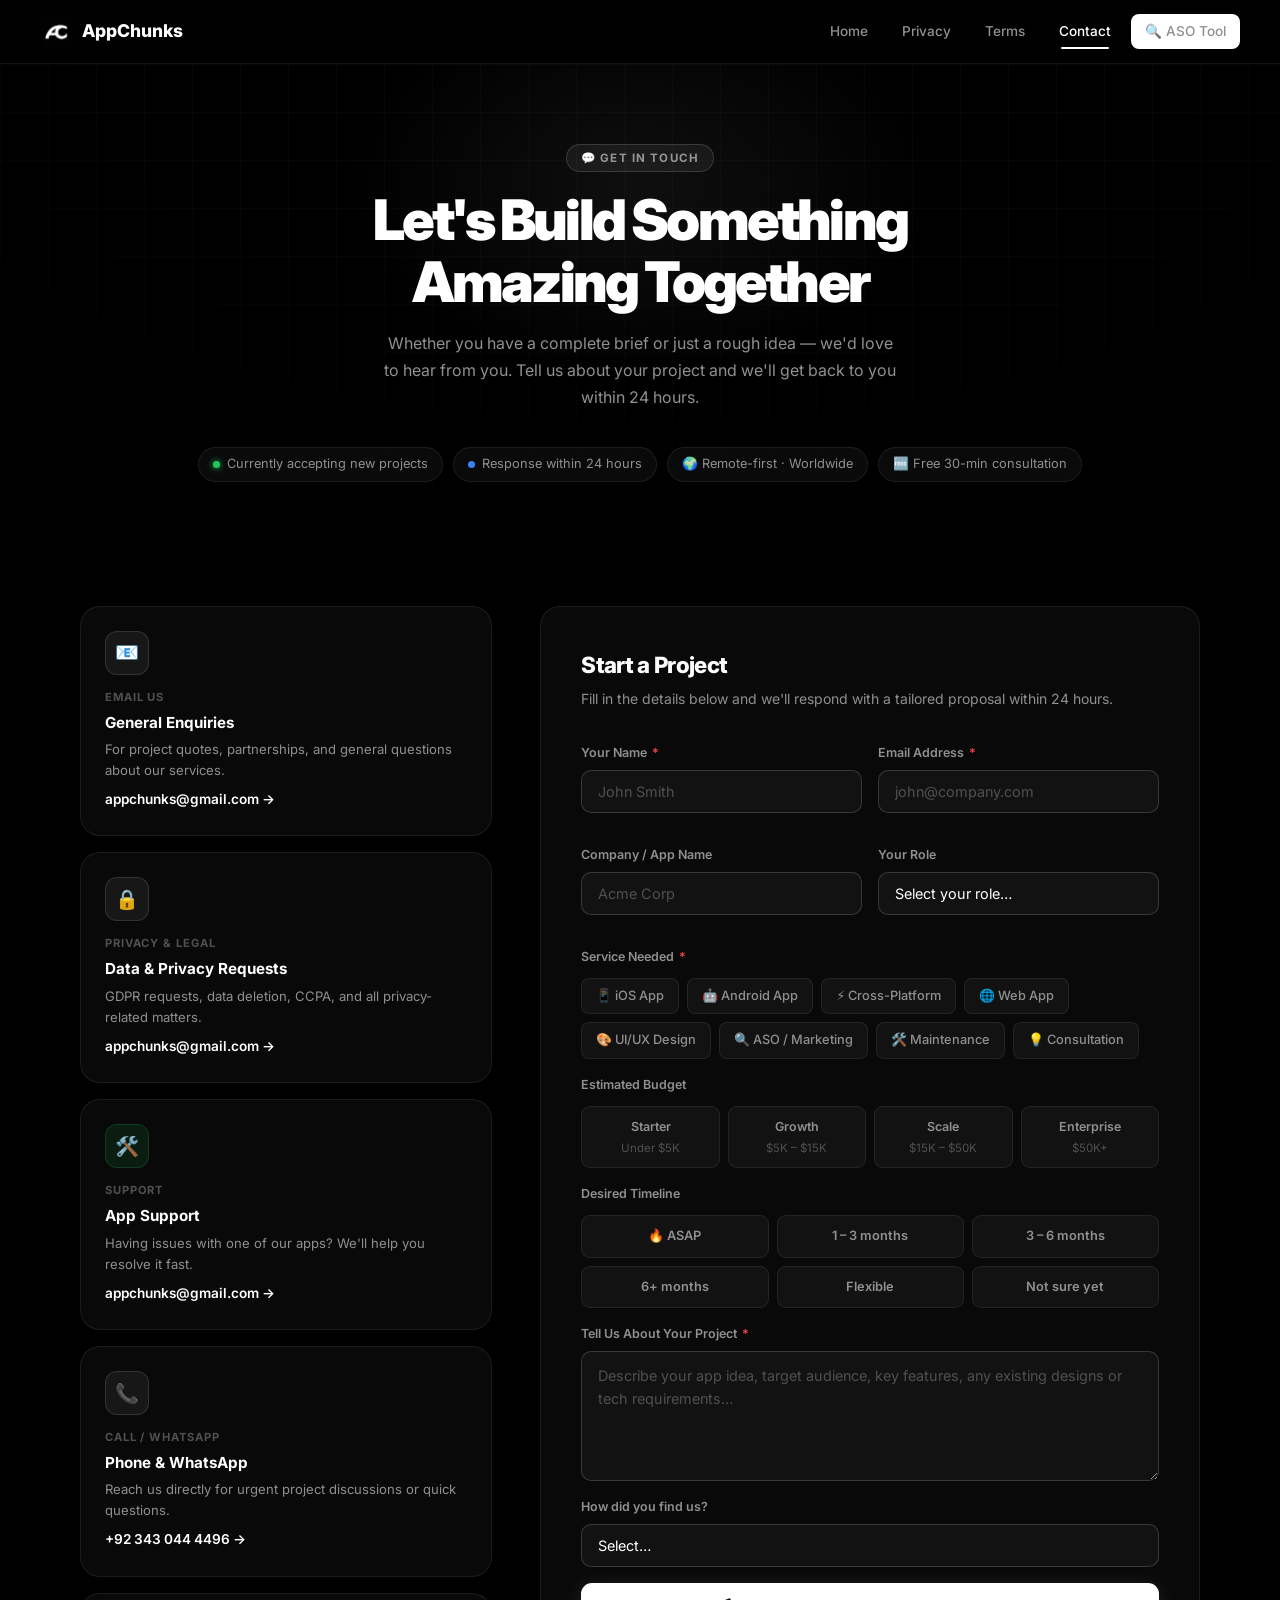
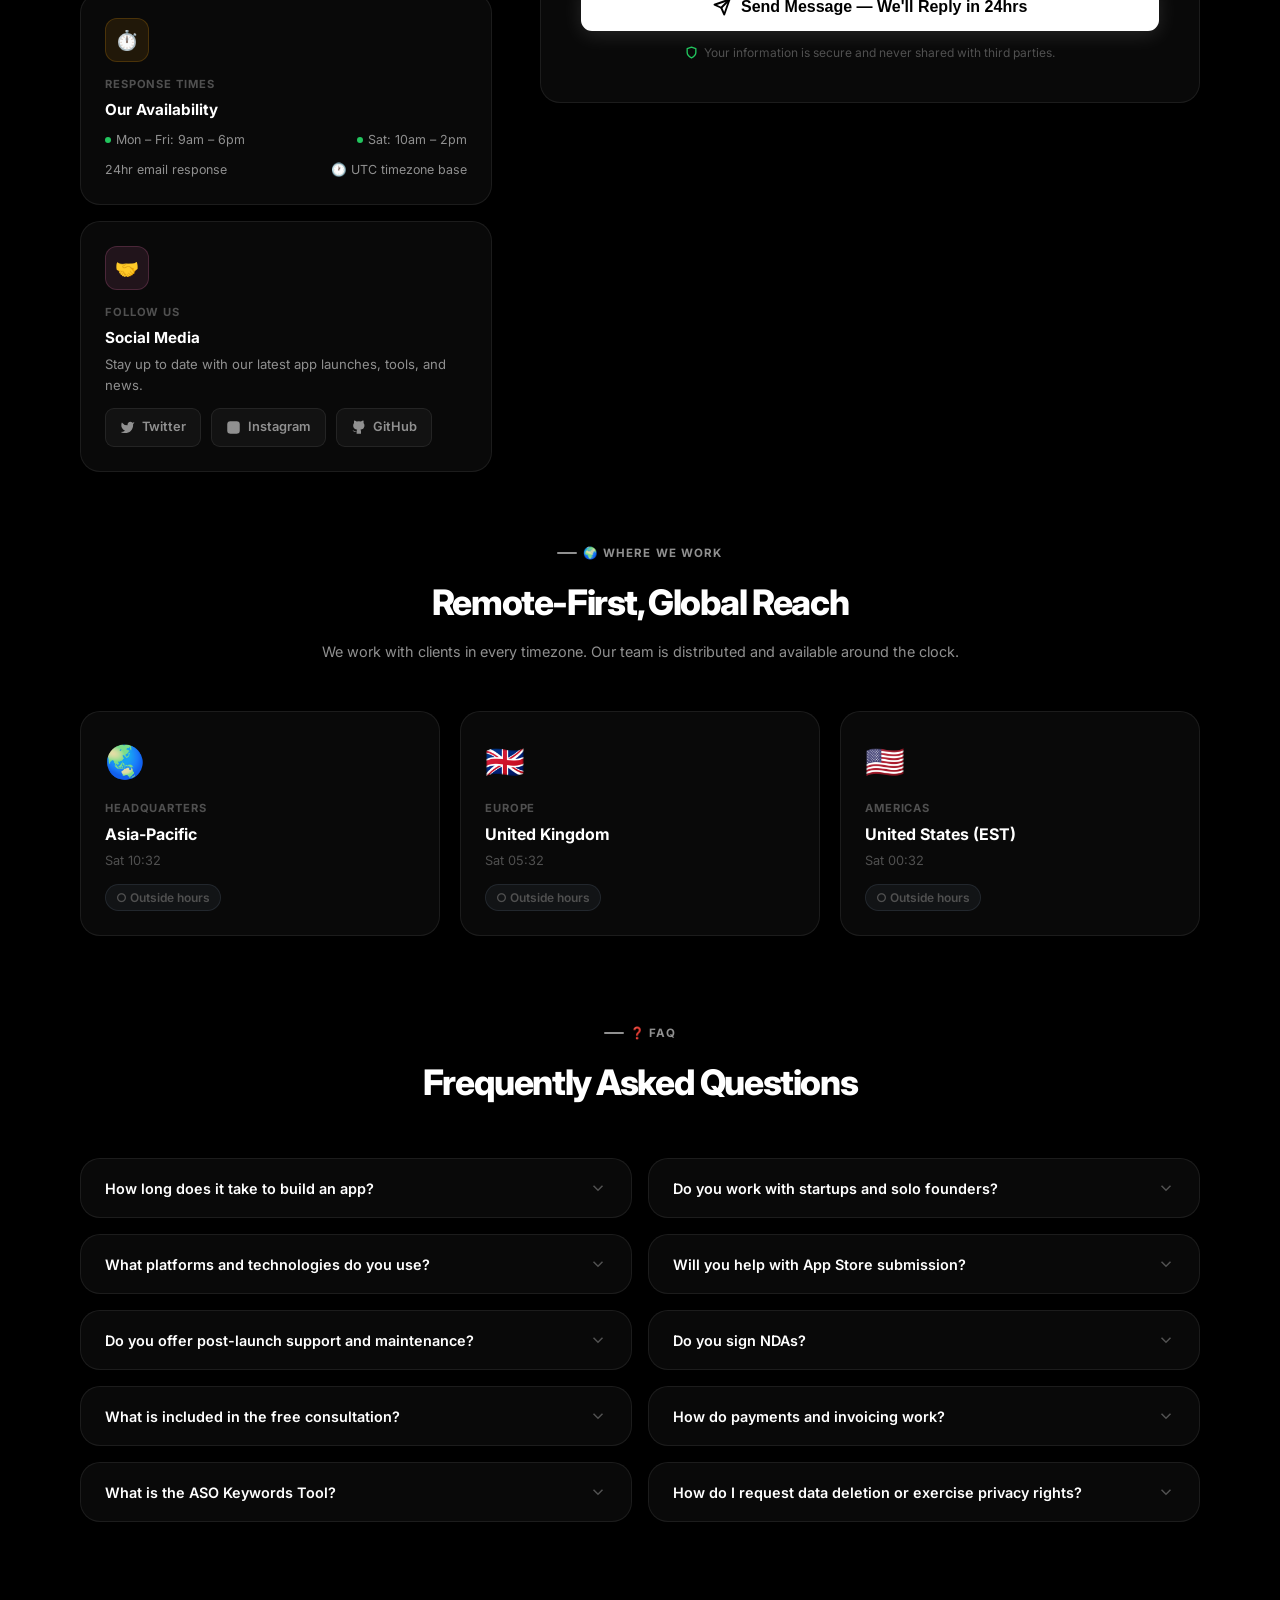
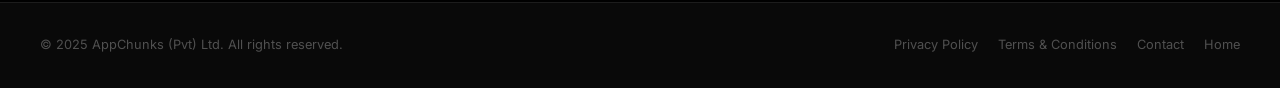
<file: contact.html>
<!DOCTYPE html>
<html lang="en">
<head>
  <meta charset="UTF-8"/>
  <meta name="viewport" content="width=device-width, initial-scale=1.0"/>
  <title>Contact Us — AppChunks</title>
  <meta name="description" content="Get in touch with AppChunks for mobile app development, project quotes, support, and partnership enquiries."/>
  <link rel="icon" type="image/x-icon" href="/images/favicon.ico"/>
  <link rel="preconnect" href="https://fonts.googleapis.com"/>
  <link rel="preconnect" href="https://fonts.gstatic.com" crossorigin/>
  <link href="https://fonts.googleapis.com/css2?family=Inter:wght@300;400;500;600;700;800&display=swap" rel="stylesheet"/>
  <script async src="https://pagead2.googlesyndication.com/pagead/js/adsbygoogle.js?client=ca-pub-1702155776302125" crossorigin="anonymous"></script>
<style>
:root{
  --bg:#000000;--bg2:#090909;--bg3:#111111;
  --surface:rgba(255,255,255,0.04);--border:rgba(255,255,255,0.08);--border2:rgba(255,255,255,0.16);
  --text:#ffffff;--text2:#909090;--text3:#505050;
  --accent:#ffffff;--accent2:#cccccc;--accent3:#888888;
  --green:#22c55e;--yellow:#f59e0b;--red:#ef4444;--blue:#3b82f6;--pink:#aaaaaa;
  --grad:linear-gradient(135deg,#ffffff,#aaaaaa);
  --grad2:linear-gradient(135deg,#ffffff,#888888);
  --r:12px;--r2:20px;--nav-h:64px;--font:'Inter',system-ui,sans-serif;
}
*,*::before,*::after{box-sizing:border-box;margin:0;padding:0}
html{scroll-behavior:smooth;-webkit-font-smoothing:antialiased}
body{font-family:var(--font);background:var(--bg);color:var(--text);line-height:1.6}
a{color:var(--text2);text-decoration:none}
a:hover{color:var(--text);text-decoration:underline}
img{display:block;max-width:100%}
::-webkit-scrollbar{width:5px}
::-webkit-scrollbar-track{background:var(--bg)}
::-webkit-scrollbar-thumb{background:#333;border-radius:3px}

/* ── NAV ── */
nav{
  position:sticky;top:0;z-index:100;height:var(--nav-h);
  display:flex;align-items:center;justify-content:space-between;
  padding:0 max(24px,calc((100vw - 1200px)/2));
  background:rgba(0,0,0,0.92);backdrop-filter:blur(20px);
  border-bottom:1px solid var(--border);
}
.nav-logo{display:flex;align-items:center;gap:10px;font-size:1.1rem;font-weight:800;color:var(--text)}
.nav-logo-icon{width:32px;height:32px;border-radius:8px;overflow:hidden;flex-shrink:0}
.nav-logo-icon img{width:100%;height:100%;display:block}
.nav-logo span{color:#ffffff}
.nav-links{display:flex;gap:6px}
.nav-links a{padding:7px 14px;border-radius:8px;font-size:0.85rem;font-weight:500;color:var(--text2);transition:all 0.2s}
.nav-links a:hover{color:var(--text);background:var(--surface);text-decoration:none}
.nav-links a.active{color:#ffffff}
.btn-nav{padding:8px 18px;border-radius:9px;font-size:0.82rem;font-weight:600;background:#ffffff;color:#000000;transition:all 0.2s;white-space:nowrap}
.btn-nav:hover{opacity:0.85;text-decoration:none;transform:translateY(-1px)}

/* ── HERO ── */
.page-hero{
  padding:80px max(24px,calc((100vw - 1200px)/2)) 60px;
  text-align:center;position:relative;overflow:hidden;
}
.hero-glow{
  position:absolute;top:-80px;left:50%;transform:translateX(-50%);
  width:600px;height:400px;
  background:radial-gradient(ellipse,rgba(255,255,255,0.06) 0%,transparent 70%);
  pointer-events:none;
}
.hero-grid{
  position:absolute;inset:0;
  background-image:linear-gradient(rgba(255,255,255,0.025) 1px,transparent 1px),linear-gradient(90deg,rgba(255,255,255,0.025) 1px,transparent 1px);
  background-size:48px 48px;
  mask-image:radial-gradient(ellipse 80% 100% at 50% 0%,black 40%,transparent 100%);
}
.page-tag{display:inline-flex;align-items:center;gap:6px;font-size:0.72rem;font-weight:700;letter-spacing:0.1em;text-transform:uppercase;color:var(--text2);background:rgba(255,255,255,0.06);border:1px solid rgba(255,255,255,0.14);padding:4px 14px;border-radius:20px;margin-bottom:18px}
.page-title{font-size:clamp(2.2rem,5vw,3.5rem);font-weight:900;letter-spacing:-0.05em;line-height:1.1;margin-bottom:16px;position:relative;z-index:1}
.page-title .grad{color:#ffffff}
.page-sub{font-size:1rem;color:var(--text2);max-width:520px;margin:0 auto 36px;position:relative;z-index:1;line-height:1.7}
.response-badges{display:flex;align-items:center;justify-content:center;flex-wrap:wrap;gap:10px;position:relative;z-index:1}
.r-badge{display:flex;align-items:center;gap:7px;font-size:0.8rem;color:var(--text2);background:var(--surface);border:1px solid var(--border);border-radius:20px;padding:6px 14px}
.r-dot{width:7px;height:7px;border-radius:50%;animation:blink 2s ease-in-out infinite}
.r-dot.green{background:var(--green);box-shadow:0 0 6px var(--green)}
.r-dot.blue{background:var(--blue)}
@keyframes blink{0%,100%{opacity:1}50%{opacity:0.4}}

/* ── MAIN GRID ── */
.contact-wrap{
  max-width:1200px;margin:0 auto;
  padding:64px max(24px,calc((100vw - 1200px)/2));
  display:grid;grid-template-columns:1fr 1.6fr;gap:48px;align-items:start;
}
@media(max-width:900px){.contact-wrap{grid-template-columns:1fr;gap:40px}}

/* ── LEFT COLUMN ── */
.contact-left{display:flex;flex-direction:column;gap:16px}

.contact-card{
  background:var(--bg2);border:1px solid var(--border);border-radius:var(--r2);
  padding:24px;transition:all 0.25s;
}
.contact-card:hover{border-color:var(--border2);transform:translateY(-2px);box-shadow:0 8px 32px rgba(0,0,0,0.3)}

.cc-icon{
  width:44px;height:44px;border-radius:12px;
  display:flex;align-items:center;justify-content:center;
  font-size:1.2rem;margin-bottom:14px;
  border:1px solid var(--border);
}
.cc-icon.indigo{background:rgba(255,255,255,0.06);border-color:rgba(255,255,255,0.12)}
.cc-icon.cyan{background:rgba(255,255,255,0.06);border-color:rgba(255,255,255,0.12)}
.cc-icon.green{background:rgba(34,197,94,0.1);border-color:rgba(34,197,94,0.2)}
.cc-icon.pink{background:rgba(244,114,182,0.1);border-color:rgba(244,114,182,0.2)}
.cc-icon.yellow{background:rgba(245,158,11,0.1);border-color:rgba(245,158,11,0.2)}

.cc-label{font-size:0.7rem;font-weight:700;letter-spacing:0.08em;text-transform:uppercase;color:var(--text3);margin-bottom:4px}
.cc-title{font-size:0.95rem;font-weight:700;margin-bottom:4px}
.cc-desc{font-size:0.82rem;color:var(--text2);line-height:1.6}
.cc-link{font-size:0.85rem;font-weight:600;color:var(--text);margin-top:8px;display:inline-block}
.cc-link:hover{text-decoration:underline}

/* availability row */
.avail-row{display:flex;align-items:center;justify-content:space-between;flex-wrap:wrap;gap:10px;margin-top:8px}
.avail-item{font-size:0.78rem;color:var(--text2);display:flex;align-items:center;gap:5px}
.avail-dot{width:6px;height:6px;border-radius:50%;background:var(--green)}

/* social row */
.social-row{display:flex;gap:10px;flex-wrap:wrap;margin-top:12px}
.social-btn{
  display:flex;align-items:center;gap:7px;
  padding:8px 14px;border-radius:9px;font-size:0.8rem;font-weight:600;
  background:var(--surface);border:1px solid var(--border);color:var(--text2);
  transition:all 0.2s;
}
.social-btn:hover{color:var(--text);border-color:rgba(255,255,255,0.3);background:rgba(255,255,255,0.08);text-decoration:none}
.social-btn svg{width:15px;height:15px;fill:currentColor}

/* ── RIGHT COLUMN — FORM ── */
.form-card{
  background:var(--bg2);border:1px solid var(--border);border-radius:var(--r2);
  padding:40px;
}
.form-card-header{margin-bottom:32px}
.form-card-title{font-size:1.4rem;font-weight:800;letter-spacing:-0.03em;margin-bottom:6px}
.form-card-sub{font-size:0.875rem;color:var(--text2)}

.form-step-tabs{display:flex;gap:4px;background:var(--bg3);border-radius:10px;padding:4px;margin-bottom:28px}
.form-tab{
  flex:1;text-align:center;padding:8px;border-radius:7px;font-size:0.78rem;font-weight:600;
  color:var(--text3);transition:all 0.2s;cursor:pointer;
}
.form-tab.active{background:#ffffff;color:#000000;box-shadow:0 2px 8px rgba(255,255,255,0.15)}

.form-row{display:grid;grid-template-columns:1fr 1fr;gap:16px;margin-bottom:16px}
@media(max-width:600px){.form-row{grid-template-columns:1fr}}
.form-field{display:flex;flex-direction:column;gap:7px;margin-bottom:16px}
.form-field.full{width:100%}
.form-label{font-size:0.78rem;font-weight:600;color:var(--text2)}
.form-label span{color:var(--red);margin-left:2px}

.form-input,.form-select,.form-textarea{
  background:rgba(255,255,255,0.04);border:1px solid var(--border2);border-radius:10px;
  padding:12px 16px;color:var(--text);font-size:0.9rem;font-family:var(--font);
  outline:none;width:100%;transition:border-color 0.2s,box-shadow 0.2s;
  -webkit-appearance:none;
}
.form-input:focus,.form-select:focus,.form-textarea:focus{
  border-color:rgba(255,255,255,0.35);box-shadow:0 0 0 3px rgba(255,255,255,0.08)
}
.form-input::placeholder,.form-textarea::placeholder{color:var(--text3)}
.form-textarea{resize:vertical;min-height:130px;line-height:1.6}
.form-select option{background:var(--bg3)}

.service-chips{display:flex;flex-wrap:wrap;gap:8px;margin-top:4px}
.service-chip{
  padding:7px 14px;border-radius:8px;font-size:0.8rem;font-weight:500;
  background:var(--surface);border:1px solid var(--border);color:var(--text2);
  cursor:pointer;transition:all 0.2s;user-select:none;
}
.service-chip:hover{border-color:rgba(255,255,255,0.3);color:var(--text)}
.service-chip.selected{background:rgba(255,255,255,0.1);border-color:rgba(255,255,255,0.35);color:#ffffff;font-weight:600}

.budget-row{display:grid;grid-template-columns:repeat(4,1fr);gap:8px;margin-top:4px}
@media(max-width:500px){.budget-row{grid-template-columns:repeat(2,1fr)}}
.budget-chip{
  padding:10px 8px;border-radius:9px;text-align:center;font-size:0.78rem;font-weight:600;
  background:var(--surface);border:1px solid var(--border);color:var(--text2);
  cursor:pointer;transition:all 0.2s;
}
.budget-chip:hover{border-color:rgba(255,255,255,0.3);color:var(--text)}
.budget-chip.selected{background:rgba(255,255,255,0.1);border-color:rgba(255,255,255,0.35);color:#ffffff}
.budget-chip .b-range{display:block;font-size:0.72rem;font-weight:400;color:var(--text3);margin-top:2px}
.budget-chip.selected .b-range{color:rgba(255,255,255,0.7)}

.timeline-row{display:grid;grid-template-columns:repeat(3,1fr);gap:8px;margin-top:4px}
.timeline-chip{
  padding:10px 8px;border-radius:9px;text-align:center;font-size:0.8rem;font-weight:600;
  background:var(--surface);border:1px solid var(--border);color:var(--text2);
  cursor:pointer;transition:all 0.2s;
}
.timeline-chip:hover{border-color:rgba(255,255,255,0.3);color:var(--text)}
.timeline-chip.selected{background:rgba(255,255,255,0.1);border-color:rgba(255,255,255,0.35);color:#ffffff}

.form-submit{
  width:100%;padding:15px;border-radius:11px;font-size:1rem;font-weight:700;
  background:#ffffff;color:#000000;
  box-shadow:0 4px 20px rgba(255,255,255,0.12);
  transition:all 0.25s;cursor:pointer;border:none;margin-top:8px;
  display:flex;align-items:center;justify-content:center;gap:10px;
}
.form-submit:hover{transform:translateY(-2px);box-shadow:0 8px 32px rgba(255,255,255,0.2);background:#efefef}
.form-submit:active{transform:translateY(0)}
.form-submit svg{width:18px;height:18px;stroke:currentColor;stroke-width:2.5;fill:none;flex-shrink:0}

.form-footer-note{display:flex;align-items:center;gap:6px;justify-content:center;margin-top:12px;font-size:0.75rem;color:var(--text3)}
.form-footer-note svg{width:13px;height:13px;stroke:var(--green);fill:none;stroke-width:2.5;flex-shrink:0}

/* success state */
.form-success{display:none;flex-direction:column;align-items:center;justify-content:center;text-align:center;padding:40px 20px;gap:16px}
.success-icon{width:64px;height:64px;border-radius:50%;background:rgba(34,197,94,0.12);border:2px solid rgba(34,197,94,0.3);display:flex;align-items:center;justify-content:center;font-size:1.8rem}
.success-title{font-size:1.3rem;font-weight:800;letter-spacing:-0.03em}
.success-sub{font-size:0.9rem;color:var(--text2);max-width:360px;line-height:1.7}
.btn-reset{padding:10px 24px;border-radius:9px;font-size:0.85rem;font-weight:600;background:var(--surface);border:1px solid var(--border);color:var(--text2);cursor:pointer;transition:all 0.2s;margin-top:4px}
.btn-reset:hover{border-color:rgba(255,255,255,0.3);color:var(--text)}

/* ── FAQ ── */
.faq-section{
  max-width:1200px;margin:0 auto;
  padding:0 max(24px,calc((100vw - 1200px)/2)) 80px;
}
.faq-header{text-align:center;margin-bottom:48px}
.section-tag{display:inline-flex;align-items:center;gap:6px;font-size:0.72rem;font-weight:700;letter-spacing:0.1em;text-transform:uppercase;color:var(--text2);margin-bottom:12px}
.section-tag::before{content:'';width:20px;height:2px;background:var(--text2);border-radius:1px}
.faq-title{font-size:clamp(1.6rem,3vw,2.2rem);font-weight:800;letter-spacing:-0.04em}

.faq-grid{display:grid;grid-template-columns:1fr 1fr;gap:16px}
@media(max-width:700px){.faq-grid{grid-template-columns:1fr}}

.faq-item{
  background:var(--bg2);border:1px solid var(--border);border-radius:var(--r2);
  overflow:hidden;transition:border-color 0.2s;
}
.faq-item:hover{border-color:var(--border2)}
.faq-q{
  width:100%;padding:20px 24px;text-align:left;font-size:0.9rem;font-weight:600;color:var(--text);
  display:flex;align-items:center;justify-content:space-between;gap:12px;cursor:pointer;
  background:none;border:none;font-family:var(--font);transition:color 0.2s;
}
.faq-q:hover{color:var(--text)}
.faq-chevron{width:18px;height:18px;stroke:var(--text3);stroke-width:2;fill:none;flex-shrink:0;transition:transform 0.3s}
.faq-item.open .faq-chevron{transform:rotate(180deg);stroke:#ffffff}
.faq-item.open .faq-q{color:#ffffff}
.faq-a{
  max-height:0;overflow:hidden;
  transition:max-height 0.35s cubic-bezier(0.25,0.46,0.45,0.94),padding 0.3s;
  font-size:0.875rem;color:var(--text2);line-height:1.75;
  padding:0 24px;
}
.faq-item.open .faq-a{max-height:400px;padding:0 24px 20px}

/* ── OFFICES ── */
.offices-section{
  max-width:1200px;margin:0 auto;
  padding:0 max(24px,calc((100vw - 1200px)/2)) 80px;
}
.offices-grid{display:grid;grid-template-columns:repeat(3,1fr);gap:20px;margin-top:40px}
@media(max-width:800px){.offices-grid{grid-template-columns:1fr 1fr}}
@media(max-width:500px){.offices-grid{grid-template-columns:1fr}}
.office-card{
  background:var(--bg2);border:1px solid var(--border);border-radius:var(--r2);
  padding:24px;transition:all 0.25s;position:relative;overflow:hidden;
}
.office-card::before{content:'';position:absolute;top:0;left:0;right:0;height:3px;background:#ffffff;opacity:0;transition:opacity 0.3s}
.office-card:hover{border-color:var(--border2);transform:translateY(-3px)}
.office-card:hover::before{opacity:1}
.office-flag{font-size:2rem;margin-bottom:12px}
.office-region{font-size:0.7rem;font-weight:700;letter-spacing:0.08em;text-transform:uppercase;color:var(--text3);margin-bottom:4px}
.office-name{font-size:1rem;font-weight:700;margin-bottom:4px}
.office-time{font-size:0.8rem;color:var(--text3);margin-bottom:12px}
.office-status{display:inline-flex;align-items:center;gap:5px;font-size:0.75rem;font-weight:600;padding:3px 10px;border-radius:20px}
.status-open{background:rgba(34,197,94,0.1);border:1px solid rgba(34,197,94,0.2);color:var(--green)}
.status-open::before{content:'';width:5px;height:5px;border-radius:50%;background:var(--green);animation:blink 2s ease-in-out infinite}
.status-closed{background:rgba(100,116,139,0.1);border:1px solid rgba(100,116,139,0.2);color:var(--text3)}

/* ── FOOTER ── */
footer{
  background:var(--bg2);border-top:1px solid var(--border);
  padding:32px max(24px,calc((100vw - 1200px)/2));
  display:flex;align-items:center;justify-content:space-between;flex-wrap:wrap;gap:16px;
}
.footer-copy{font-size:0.8rem;color:var(--text3)}
.footer-legal{display:flex;gap:20px}
.footer-legal a{font-size:0.8rem;color:var(--text3);transition:color 0.2s}
.footer-legal a:hover{color:var(--accent);text-decoration:none}

/* ── ANIMATIONS ── */
.reveal{opacity:0;transform:translateY(30px);transition:opacity 0.7s cubic-bezier(0.25,0.46,0.45,0.94),transform 0.7s cubic-bezier(0.25,0.46,0.45,0.94)}
.reveal.in{opacity:1;transform:none}
.reveal-d1{transition-delay:0.1s}.reveal-d2{transition-delay:0.2s}.reveal-d3{transition-delay:0.3s}.reveal-d4{transition-delay:0.4s}.reveal-d5{transition-delay:0.5s}

/* reveal variants */
.reveal-left{opacity:0;transform:translateX(-40px);transition:opacity 0.8s cubic-bezier(0.25,0.46,0.45,0.94),transform 0.8s cubic-bezier(0.25,0.46,0.45,0.94)}
.reveal-left.in{opacity:1;transform:none}
.reveal-right{opacity:0;transform:translateX(40px);transition:opacity 0.8s cubic-bezier(0.25,0.46,0.45,0.94),transform 0.8s cubic-bezier(0.25,0.46,0.45,0.94)}
.reveal-right.in{opacity:1;transform:none}
.reveal-scale{opacity:0;transform:scale(0.92);transition:opacity 0.7s cubic-bezier(0.25,0.46,0.45,0.94),transform 0.7s cubic-bezier(0.25,0.46,0.45,0.94)}
.reveal-scale.in{opacity:1;transform:none}

/* page load */
@keyframes pageLoad{from{opacity:0}to{opacity:1}}
body{animation:pageLoad 0.5s ease both}

/* scroll progress bar */
.scroll-progress{position:fixed;top:0;left:0;height:2px;background:linear-gradient(90deg,rgba(255,255,255,0.8),rgba(255,255,255,0.4));z-index:1001;width:0;transition:width 0.1s linear;box-shadow:0 0 8px rgba(255,255,255,0.3)}

/* hero glow pulse */
@keyframes glowPulse{0%,100%{opacity:0.6}50%{opacity:1}}
.hero-glow{animation:glowPulse 4s ease-in-out infinite}

/* hero grid subtle drift */
@keyframes gridDrift{0%{background-position:0 0}100%{background-position:48px 48px}}
.hero-grid{animation:gridDrift 20s linear infinite}

/* contact card hover effects */
.contact-card{position:relative;overflow:hidden}
.contact-card::after{
  content:'';position:absolute;inset:0;
  background:radial-gradient(400px circle at var(--mx,50%) var(--my,50%),rgba(255,255,255,0.04),transparent 60%);
  opacity:0;transition:opacity 0.4s;pointer-events:none;
}
.contact-card:hover::after{opacity:1}

/* icon bounce on card hover */
@keyframes iconBounce{0%,100%{transform:scale(1)}50%{transform:scale(1.12)}}
.contact-card:hover .cc-icon{animation:iconBounce 0.5s cubic-bezier(0.25,0.46,0.45,0.94)}

/* service chip ripple */
.service-chip{position:relative;overflow:hidden}
.service-chip::after{
  content:'';position:absolute;inset:0;
  background:radial-gradient(circle,rgba(255,255,255,0.15) 10%,transparent 60%);
  transform:scale(0);opacity:0;transition:transform 0.4s,opacity 0.4s;
}
.service-chip:active::after{transform:scale(2.5);opacity:1;transition:0s}

/* budget chip hover lift */
.budget-chip,.timeline-chip{transition:all 0.25s cubic-bezier(0.175,0.885,0.32,1.275)}
.budget-chip:hover,.timeline-chip:hover{transform:translateY(-2px)}

/* form input focus glow */
.form-input,.form-select,.form-textarea{transition:border-color 0.3s,box-shadow 0.3s,transform 0.2s}
.form-input:focus,.form-select:focus,.form-textarea:focus{transform:translateY(-1px);box-shadow:0 0 0 3px rgba(255,255,255,0.08),0 4px 12px rgba(0,0,0,0.2)}

/* submit button magnetic effect */
.form-submit{transition:all 0.3s cubic-bezier(0.175,0.885,0.32,1.275)}
.form-submit:active{transform:translateY(0) scale(0.97)}

/* success animation */
@keyframes successPop{0%{transform:scale(0);opacity:0}50%{transform:scale(1.15)}100%{transform:scale(1);opacity:1}}
.form-success .success-icon{animation:successPop 0.6s cubic-bezier(0.175,0.885,0.32,1.275) both}

/* faq accordion smooth */
.faq-item{transition:border-color 0.3s,box-shadow 0.3s,transform 0.2s}
.faq-item:hover{transform:translateY(-2px);box-shadow:0 4px 16px rgba(0,0,0,0.3)}
.faq-item.open{box-shadow:0 8px 24px rgba(0,0,0,0.3)}

/* office card top bar animation */
@keyframes slideRight{from{transform:scaleX(0)}to{transform:scaleX(1)}}
.office-card::before{transform-origin:left}
.office-card:hover::before{animation:slideRight 0.4s cubic-bezier(0.25,0.46,0.45,0.94) both}

/* social button hover */
.social-btn{transition:all 0.3s cubic-bezier(0.175,0.885,0.32,1.275)}
.social-btn:hover{transform:translateY(-2px) scale(1.02)}

/* r-badge float */
@keyframes badgeFloat{0%,100%{transform:translateY(0)}50%{transform:translateY(-3px)}}
.r-badge{transition:all 0.3s;animation:badgeFloat 3s ease-in-out infinite}
.r-badge:nth-child(2){animation-delay:0.5s}
.r-badge:nth-child(3){animation-delay:1s}

/* footer link underlines */
.footer-legal a{position:relative}
.footer-legal a::after{content:'';position:absolute;bottom:-2px;left:0;width:0;height:1px;background:var(--accent);transition:width 0.3s}
.footer-legal a:hover::after{width:100%}

/* nav link hover underline */
.nav-links a{position:relative}
.nav-links a::after{content:'';position:absolute;bottom:0;left:50%;width:0;height:2px;background:#ffffff;transition:width 0.3s,left 0.3s;border-radius:1px}
.nav-links a:hover::after,.nav-links a.active::after{width:60%;left:20%}

/* ── TOAST ── */
.toast{position:fixed;bottom:24px;right:24px;z-index:9999;padding:14px 20px;border-radius:12px;font-size:0.875rem;font-weight:500;background:var(--bg3);border:1px solid var(--border2);box-shadow:0 8px 32px rgba(0,0,0,0.5);color:var(--text);transform:translateY(80px);opacity:0;transition:all 0.35s;max-width:340px}
.toast.show{transform:translateY(0);opacity:1}
.toast.success{border-left:3px solid var(--green)}
.toast.error{border-left:3px solid var(--red)}
</style>
</head>
<body>

<!-- NAV -->
<nav>
  <a href="/" class="nav-logo">
    <div class="nav-logo-icon"><img src="/images/logo.png" alt="AppChunks"/></div>
    <span>AppChunks</span>
  </a>
  <div class="nav-links">
    <a href="/">Home</a>
    <a href="/privacy.html">Privacy</a>
    <a href="/terms.html">Terms</a>
    <a href="/contact.html" class="active">Contact</a>
    <a href="/keywords/" class="btn-nav">🔍 ASO Tool</a>
  </div>
</nav>

<!-- HERO -->
<div class="page-hero">
  <div class="hero-glow"></div>
  <div class="hero-grid"></div>
  <div class="page-tag">💬 Get In Touch</div>
  <h1 class="page-title">Let's Build Something<br><span class="grad">Amazing Together</span></h1>
  <p class="page-sub">Whether you have a complete brief or just a rough idea — we'd love to hear from you. Tell us about your project and we'll get back to you within 24 hours.</p>
  <div class="response-badges">
    <div class="r-badge"><div class="r-dot green"></div> Currently accepting new projects</div>
    <div class="r-badge"><div class="r-dot blue"></div> Response within 24 hours</div>
    <div class="r-badge">🌍 Remote-first · Worldwide</div>
    <div class="r-badge">🆓 Free 30-min consultation</div>
  </div>
</div>

<!-- MAIN CONTACT GRID -->
<div class="contact-wrap">

  <!-- LEFT: info cards -->
  <div class="contact-left">

    <div class="contact-card reveal">
      <div class="cc-icon indigo">📧</div>
      <div class="cc-label">Email Us</div>
      <div class="cc-title">General Enquiries</div>
      <div class="cc-desc">For project quotes, partnerships, and general questions about our services.</div>
      <a href="mailto:appchunks@gmail.com" class="cc-link">appchunks@gmail.com →</a>
    </div>

    <div class="contact-card reveal reveal-d1">
      <div class="cc-icon cyan">🔒</div>
      <div class="cc-label">Privacy & Legal</div>
      <div class="cc-title">Data & Privacy Requests</div>
      <div class="cc-desc">GDPR requests, data deletion, CCPA, and all privacy-related matters.</div>
      <a href="mailto:appchunks@gmail.com" class="cc-link">appchunks@gmail.com →</a>
    </div>

    <div class="contact-card reveal reveal-d2">
      <div class="cc-icon green">🛠️</div>
      <div class="cc-label">Support</div>
      <div class="cc-title">App Support</div>
      <div class="cc-desc">Having issues with one of our apps? We'll help you resolve it fast.</div>
      <a href="mailto:appchunks@gmail.com" class="cc-link">appchunks@gmail.com →</a>
    </div>

    <div class="contact-card reveal reveal-d3">
      <div class="cc-icon indigo">📞</div>
      <div class="cc-label">Call / WhatsApp</div>
      <div class="cc-title">Phone & WhatsApp</div>
      <div class="cc-desc">Reach us directly for urgent project discussions or quick questions.</div>
      <a href="tel:+923430444496" class="cc-link">+92 343 044 4496 →</a>
    </div>

    <div class="contact-card reveal reveal-d3">
      <div class="cc-icon yellow">⏱️</div>
      <div class="cc-label">Response Times</div>
      <div class="cc-title">Our Availability</div>
      <div class="avail-row">
        <div class="avail-item"><div class="avail-dot"></div> Mon – Fri: 9am – 6pm</div>
        <div class="avail-item"><div class="avail-dot"></div> Sat: 10am – 2pm</div>
        <div class="avail-item">24hr email response</div>
        <div class="avail-item">🕐 UTC timezone base</div>
      </div>
    </div>

    <div class="contact-card reveal">
      <div class="cc-icon pink">🤝</div>
      <div class="cc-label">Follow Us</div>
      <div class="cc-title">Social Media</div>
      <div class="cc-desc">Stay up to date with our latest app launches, tools, and news.</div>
      <div class="social-row">
        <a href="#" class="social-btn">
          <svg viewBox="0 0 24 24"><path d="M23 3a10.9 10.9 0 0 1-3.14 1.53 4.48 4.48 0 0 0-7.86 3v1A10.66 10.66 0 0 1 3 4s-4 9 5 13a11.64 11.64 0 0 1-7 2c9 5 20 0 20-11.5a4.5 4.5 0 0 0-.08-.83A7.72 7.72 0 0 0 23 3z"/></svg>
          Twitter
        </a>
        <a href="#" class="social-btn">
          <svg viewBox="0 0 24 24"><rect x="2" y="2" width="20" height="20" rx="5" ry="5"/><path d="M16 11.37A4 4 0 1 1 12.63 8 4 4 0 0 1 16 11.37z"/><line x1="17.5" y1="6.5" x2="17.51" y2="6.5"/></svg>
          Instagram
        </a>
        <a href="https://github.com/JunaidKamoka" target="_blank" rel="noopener" class="social-btn">
          <svg viewBox="0 0 24 24"><path d="M9 19c-5 1.5-5-2.5-7-3m14 6v-3.87a3.37 3.37 0 0 0-.94-2.61c3.14-.35 6.44-1.54 6.44-7A5.44 5.44 0 0 0 20 4.77 5.07 5.07 0 0 0 19.91 1S18.73.65 16 2.48a13.38 13.38 0 0 0-7 0C6.27.65 5.09 1 5.09 1A5.07 5.07 0 0 0 5 4.77a5.44 5.44 0 0 0-1.5 3.78c0 5.42 3.3 6.61 6.44 7A3.37 3.37 0 0 0 9 18.13V22"/></svg>
          GitHub
        </a>
      </div>
    </div>

  </div>

  <!-- RIGHT: form -->
  <div class="form-card reveal">
    <div class="form-card-header">
      <h2 class="form-card-title">Start a Project</h2>
      <p class="form-card-sub">Fill in the details below and we'll respond with a tailored proposal within 24 hours.</p>
    </div>

    <!-- form body -->
    <form id="contactForm">
      <div class="form-row">
        <div class="form-field">
          <label class="form-label">Your Name <span>*</span></label>
          <input type="text" class="form-input" name="name" placeholder="John Smith" required/>
        </div>
        <div class="form-field">
          <label class="form-label">Email Address <span>*</span></label>
          <input type="email" class="form-input" name="email" placeholder="john@company.com" required/>
        </div>
      </div>

      <div class="form-row">
        <div class="form-field">
          <label class="form-label">Company / App Name</label>
          <input type="text" class="form-input" name="company" placeholder="Acme Corp"/>
        </div>
        <div class="form-field">
          <label class="form-label">Your Role</label>
          <select class="form-select" name="role">
            <option value="">Select your role…</option>
            <option>Founder / CEO</option>
            <option>Product Manager</option>
            <option>CTO / Developer</option>
            <option>Marketing / ASO</option>
            <option>Designer</option>
            <option>Individual / Freelancer</option>
            <option>Other</option>
          </select>
        </div>
      </div>

      <div class="form-field full">
        <label class="form-label">Service Needed <span>*</span></label>
        <div class="service-chips" id="serviceChips">
          <div class="service-chip" data-val="iOS App">📱 iOS App</div>
          <div class="service-chip" data-val="Android App">🤖 Android App</div>
          <div class="service-chip" data-val="Cross-Platform">⚡ Cross-Platform</div>
          <div class="service-chip" data-val="Web App">🌐 Web App</div>
          <div class="service-chip" data-val="UI/UX Design">🎨 UI/UX Design</div>
          <div class="service-chip" data-val="ASO / Marketing">🔍 ASO / Marketing</div>
          <div class="service-chip" data-val="App Maintenance">🛠️ Maintenance</div>
          <div class="service-chip" data-val="Consultation">💡 Consultation</div>
        </div>
        <input type="hidden" name="services" id="servicesHidden"/>
      </div>

      <div class="form-field full">
        <label class="form-label">Estimated Budget</label>
        <div class="budget-row" id="budgetChips">
          <div class="budget-chip" data-val="Under $5K">Starter<span class="b-range">Under $5K</span></div>
          <div class="budget-chip" data-val="$5K–$15K">Growth<span class="b-range">$5K – $15K</span></div>
          <div class="budget-chip" data-val="$15K–$50K">Scale<span class="b-range">$15K – $50K</span></div>
          <div class="budget-chip" data-val="$50K+">Enterprise<span class="b-range">$50K+</span></div>
        </div>
        <input type="hidden" name="budget" id="budgetHidden"/>
      </div>

      <div class="form-field full">
        <label class="form-label">Desired Timeline</label>
        <div class="timeline-row" id="timelineChips">
          <div class="timeline-chip" data-val="ASAP">🔥 ASAP</div>
          <div class="timeline-chip" data-val="1-3 months">1 – 3 months</div>
          <div class="timeline-chip" data-val="3-6 months">3 – 6 months</div>
          <div class="timeline-chip" data-val="6+ months">6+ months</div>
          <div class="timeline-chip" data-val="Flexible">Flexible</div>
          <div class="timeline-chip" data-val="Not sure">Not sure yet</div>
        </div>
        <input type="hidden" name="timeline" id="timelineHidden"/>
      </div>

      <div class="form-field full">
        <label class="form-label">Tell Us About Your Project <span>*</span></label>
        <textarea class="form-textarea" name="message" placeholder="Describe your app idea, target audience, key features, any existing designs or tech requirements…" required></textarea>
      </div>

      <div class="form-field full">
        <label class="form-label">How did you find us?</label>
        <select class="form-select" name="source">
          <option value="">Select…</option>
          <option>Google Search</option>
          <option>App Store / Google Play</option>
          <option>ASO Keywords Tool</option>
          <option>Social Media</option>
          <option>Referral from a friend</option>
          <option>GitHub</option>
          <option>Other</option>
        </select>
      </div>

      <button type="submit" class="form-submit">
        <svg viewBox="0 0 24 24" stroke-linecap="round" stroke-linejoin="round"><line x1="22" y1="2" x2="11" y2="13"/><polygon points="22 2 15 22 11 13 2 9 22 2"/></svg>
        Send Message — We'll Reply in 24hrs
      </button>
      <div class="form-footer-note">
        <svg viewBox="0 0 24 24" stroke-linecap="round" stroke-linejoin="round"><path d="M12 22s8-4 8-10V5l-8-3-8 3v7c0 6 8 10 8 10z"/></svg>
        Your information is secure and never shared with third parties.
      </div>
    </form>

    <!-- success state -->
    <div class="form-success" id="formSuccess">
      <div class="success-icon">✅</div>
      <h3 class="success-title">Message Sent!</h3>
      <p class="success-sub">Thank you for reaching out. We've received your message and will reply to you within 24 hours. Check your email for a confirmation.</p>
      <button class="btn-reset" id="formReset">Send Another Message</button>
    </div>
  </div>

</div>

<!-- OFFICES / REGIONS -->
<section class="offices-section">
  <div class="faq-header reveal">
    <div class="section-tag">🌍 Where We Work</div>
    <h2 class="faq-title">Remote-First, Global Reach</h2>
    <p style="color:var(--text2);font-size:0.9rem;margin-top:10px">We work with clients in every timezone. Our team is distributed and available around the clock.</p>
  </div>
  <div class="offices-grid">
    <div class="office-card reveal">
      <div class="office-flag">🌏</div>
      <div class="office-region">Headquarters</div>
      <div class="office-name">Asia-Pacific</div>
      <div class="office-time" id="timeAP">Loading…</div>
      <div class="office-status status-open" id="statusAP">● Available</div>
    </div>
    <div class="office-card reveal reveal-d1">
      <div class="office-flag">🇬🇧</div>
      <div class="office-region">Europe</div>
      <div class="office-name">United Kingdom</div>
      <div class="office-time" id="timeEU">Loading…</div>
      <div class="office-status" id="statusEU">● Loading</div>
    </div>
    <div class="office-card reveal reveal-d2">
      <div class="office-flag">🇺🇸</div>
      <div class="office-region">Americas</div>
      <div class="office-name">United States (EST)</div>
      <div class="office-time" id="timeUS">Loading…</div>
      <div class="office-status" id="statusUS">● Loading</div>
    </div>
  </div>
</section>

<!-- FAQ -->
<section class="faq-section">
  <div class="faq-header reveal">
    <div class="section-tag">❓ FAQ</div>
    <h2 class="faq-title">Frequently Asked Questions</h2>
  </div>
  <div class="faq-grid">

    <div class="faq-item reveal">
      <button class="faq-q">
        How long does it take to build an app?
        <svg class="faq-chevron" viewBox="0 0 24 24"><polyline points="6 9 12 15 18 9"/></svg>
      </button>
      <div class="faq-a">A typical MVP takes 8–16 weeks depending on complexity. A full-featured app with custom backend can take 4–6 months. We'll give you a precise estimate after our discovery call. We use agile sprints so you see progress every 2 weeks.</div>
    </div>

    <div class="faq-item reveal reveal-d1">
      <button class="faq-q">
        Do you work with startups and solo founders?
        <svg class="faq-chevron" viewBox="0 0 24 24"><polyline points="6 9 12 15 18 9"/></svg>
      </button>
      <div class="faq-a">Absolutely. Some of our best work has been with first-time founders. We help you validate your idea, define an MVP scope, and build it efficiently so you can launch fast without over-spending. We understand equity rounds and lean budgets.</div>
    </div>

    <div class="faq-item reveal">
      <button class="faq-q">
        What platforms and technologies do you use?
        <svg class="faq-chevron" viewBox="0 0 24 24"><polyline points="6 9 12 15 18 9"/></svg>
      </button>
      <div class="faq-a">iOS: Swift / SwiftUI. Android: Kotlin / Jetpack Compose. Cross-platform: Flutter, React Native. Backend: Node.js, Firebase, Supabase, AWS. Web: React, Next.js. We recommend the right stack for your specific project goals.</div>
    </div>

    <div class="faq-item reveal reveal-d1">
      <button class="faq-q">
        Will you help with App Store submission?
        <svg class="faq-chevron" viewBox="0 0 24 24"><polyline points="6 9 12 15 18 9"/></svg>
      </button>
      <div class="faq-a">Yes — App Store and Google Play submission is included in our development packages. We handle metadata, screenshots, review preparation, and respond to any review rejections. We also offer ongoing ASO (keyword optimization) as a post-launch service.</div>
    </div>

    <div class="faq-item reveal">
      <button class="faq-q">
        Do you offer post-launch support and maintenance?
        <svg class="faq-chevron" viewBox="0 0 24 24"><polyline points="6 9 12 15 18 9"/></svg>
      </button>
      <div class="faq-a">Yes. We offer monthly retainer plans covering OS compatibility updates, bug fixes, performance monitoring, feature additions, and ASO management. Most clients retain us for 3–12 months after launch.</div>
    </div>

    <div class="faq-item reveal reveal-d1">
      <button class="faq-q">
        Do you sign NDAs?
        <svg class="faq-chevron" viewBox="0 0 24 24"><polyline points="6 9 12 15 18 9"/></svg>
      </button>
      <div class="faq-a">Yes, absolutely. We sign NDAs before any discovery or technical discussion. Your idea and IP are protected. We also provide a detailed contract before any work begins, outlining IP ownership (you own everything we build for you), deliverables, and payment terms.</div>
    </div>

    <div class="faq-item reveal">
      <button class="faq-q">
        What is included in the free consultation?
        <svg class="faq-chevron" viewBox="0 0 24 24"><polyline points="6 9 12 15 18 9"/></svg>
      </button>
      <div class="faq-a">A 30-minute video call where we discuss your app idea, target audience, monetization strategy, technical requirements, and rough timeline and budget. We'll give you honest feedback and a rough roadmap — no obligation to proceed.</div>
    </div>

    <div class="faq-item reveal reveal-d1">
      <button class="faq-q">
        How do payments and invoicing work?
        <svg class="faq-chevron" viewBox="0 0 24 24"><polyline points="6 9 12 15 18 9"/></svg>
      </button>
      <div class="faq-a">We typically use a milestone-based payment structure: 30% upfront, 30% at mid-project review, 40% on delivery. We accept bank transfers and major cards. Invoices are issued in USD or GBP. Monthly retainers are billed monthly in advance.</div>
    </div>

    <div class="faq-item reveal">
      <button class="faq-q">
        What is the ASO Keywords Tool?
        <svg class="faq-chevron" viewBox="0 0 24 24"><polyline points="6 9 12 15 18 9"/></svg>
      </button>
      <div class="faq-a">Our free <a href="/keywords/">ASO Keyword Research Tool</a> lets you research App Store keyword volumes, difficulty scores, and top-ranking competitor apps across iOS, iPad, macOS, and Android — for free. It's one of the tools we use internally for our clients' ASO strategy.</div>
    </div>

    <div class="faq-item reveal reveal-d1">
      <button class="faq-q">
        How do I request data deletion or exercise privacy rights?
        <svg class="faq-chevron" viewBox="0 0 24 24"><polyline points="6 9 12 15 18 9"/></svg>
      </button>
      <div class="faq-a">Email <a href="mailto:appchunks@gmail.com">appchunks@gmail.com</a> with subject "Data Deletion Request" or your specific GDPR/CCPA right. We respond within 30 days. For apps: delete your account in-app (Settings → Delete Account) for immediate data deletion. See our full <a href="/privacy.html">Privacy Policy</a>.</div>
    </div>

  </div>
</section>

<!-- FOOTER -->
<footer>
  <p class="footer-copy">&copy; 2025 AppChunks (Pvt) Ltd. All rights reserved.</p>
  <div class="footer-legal">
    <a href="/privacy.html">Privacy Policy</a>
    <a href="/terms.html">Terms & Conditions</a>
    <a href="/contact.html">Contact</a>
    <a href="/">Home</a>
  </div>
</footer>

<div class="toast" id="toast"></div>

<script>
(function(){
'use strict';

/* ── REVEAL (all variants) ── */
const obs = new IntersectionObserver(entries => {
  entries.forEach(e => { if(e.isIntersecting){ e.target.classList.add('in'); obs.unobserve(e.target); }});
}, {threshold:0.12, rootMargin:'0px 0px -30px 0px'});
document.querySelectorAll('.reveal,.reveal-left,.reveal-right,.reveal-scale').forEach(el => obs.observe(el));

/* ── SCROLL PROGRESS BAR ── */
const scrollProg = document.createElement('div');
scrollProg.className = 'scroll-progress';
document.body.prepend(scrollProg);
window.addEventListener('scroll', () => {
  const h = document.documentElement.scrollHeight - window.innerHeight;
  scrollProg.style.width = h > 0 ? ((window.scrollY / h) * 100) + '%' : '0%';
}, {passive:true});

/* ── CARD CURSOR GLOW TRACKING ── */
document.querySelectorAll('.contact-card,.office-card').forEach(card => {
  card.addEventListener('mousemove', e => {
    const r = card.getBoundingClientRect();
    card.style.setProperty('--mx', (e.clientX - r.left) + 'px');
    card.style.setProperty('--my', (e.clientY - r.top) + 'px');
  });
});

/* ── MAGNETIC BUTTON EFFECT ── */
document.querySelectorAll('.form-submit,.btn-nav,.btn-reset').forEach(btn => {
  btn.addEventListener('mousemove', e => {
    const r = btn.getBoundingClientRect();
    const x = (e.clientX - r.left - r.width/2) * 0.12;
    const y = (e.clientY - r.top - r.height/2) * 0.12;
    btn.style.transform = `translate(${x}px,${y}px) translateY(-2px)`;
  });
  btn.addEventListener('mouseleave', () => { btn.style.transform = ''; });
});

/* ── SERVICE CHIPS ── */
let selectedServices = [];
document.querySelectorAll('#serviceChips .service-chip').forEach(chip => {
  chip.addEventListener('click', () => {
    chip.classList.toggle('selected');
    const val = chip.dataset.val;
    if(chip.classList.contains('selected')) selectedServices.push(val);
    else selectedServices = selectedServices.filter(v => v !== val);
    document.getElementById('servicesHidden').value = selectedServices.join(', ');
  });
});

/* ── BUDGET CHIPS ── */
document.querySelectorAll('#budgetChips .budget-chip').forEach(chip => {
  chip.addEventListener('click', () => {
    document.querySelectorAll('#budgetChips .budget-chip').forEach(c => c.classList.remove('selected'));
    chip.classList.add('selected');
    document.getElementById('budgetHidden').value = chip.dataset.val;
  });
});

/* ── TIMELINE CHIPS ── */
document.querySelectorAll('#timelineChips .timeline-chip').forEach(chip => {
  chip.addEventListener('click', () => {
    document.querySelectorAll('#timelineChips .timeline-chip').forEach(c => c.classList.remove('selected'));
    chip.classList.add('selected');
    document.getElementById('timelineHidden').value = chip.dataset.val;
  });
});

/* ── FORM SUBMIT ── */
const form = document.getElementById('contactForm');
const success = document.getElementById('formSuccess');
const toast = document.getElementById('toast');

function showToast(msg, type='success'){
  toast.textContent = msg;
  toast.className = 'toast ' + type + ' show';
  setTimeout(() => toast.classList.remove('show'), 3500);
}

form.addEventListener('submit', e => {
  e.preventDefault();
  const d = new FormData(form);
  const name = d.get('name');
  const email = d.get('email');
  const company = d.get('company') || 'N/A';
  const role = d.get('role') || 'N/A';
  const services = d.get('services') || 'Not specified';
  const budget = d.get('budget') || 'Not specified';
  const timeline = d.get('timeline') || 'Not specified';
  const message = d.get('message');
  const source = d.get('source') || 'N/A';

  const body = [
    `Name: ${name}`,
    `Email: ${email}`,
    `Company: ${company}`,
    `Role: ${role}`,
    `Services: ${services}`,
    `Budget: ${budget}`,
    `Timeline: ${timeline}`,
    `Source: ${source}`,
    ``,
    `Project Description:`,
    message
  ].join('%0A');

  const subject = encodeURIComponent(`Project Inquiry from ${name} — ${services || 'AppChunks'}`);
  window.location.href = `mailto:appchunks@gmail.com?subject=${subject}&body=${body}`;

  form.style.display = 'none';
  success.style.display = 'flex';
  showToast('Message prepared! Check your email client ✓', 'success');
});

document.getElementById('formReset').addEventListener('click', () => {
  form.reset();
  selectedServices = [];
  document.querySelectorAll('.service-chip, .budget-chip, .timeline-chip').forEach(c => c.classList.remove('selected'));
  document.getElementById('servicesHidden').value = '';
  document.getElementById('budgetHidden').value = '';
  document.getElementById('timelineHidden').value = '';
  form.style.display = '';
  success.style.display = 'none';
});

/* ── FAQ ACCORDION ── */
document.querySelectorAll('.faq-item').forEach(item => {
  item.querySelector('.faq-q').addEventListener('click', () => {
    const isOpen = item.classList.contains('open');
    document.querySelectorAll('.faq-item').forEach(i => i.classList.remove('open'));
    if(!isOpen) item.classList.add('open');
  });
});

/* ── LIVE CLOCKS ── */
function updateClocks(){
  const now = new Date();
  const fmtTime = (tz) => now.toLocaleTimeString('en-GB', {hour:'2-digit', minute:'2-digit', timeZone: tz});
  const fmtFull = (tz) => now.toLocaleString('en-GB', {weekday:'short', hour:'2-digit', minute:'2-digit', timeZone: tz});
  const isWorkHour = (tz) => {
    const h = parseInt(now.toLocaleString('en-GB',{hour:'2-digit',hour12:false,timeZone:tz}));
    const day = new Date(now.toLocaleString('en-US',{timeZone:tz})).getDay();
    return day >= 1 && day <= 5 && h >= 9 && h < 18;
  };

  const zones = [
    {timeEl:'timeAP', statusEl:'statusAP', tz:'Asia/Karachi'},
    {timeEl:'timeEU', statusEl:'statusEU', tz:'Europe/London'},
    {timeEl:'timeUS', statusEl:'statusUS', tz:'America/New_York'},
  ];

  zones.forEach(z => {
    const tEl = document.getElementById(z.timeEl);
    const sEl = document.getElementById(z.statusEl);
    if(tEl) tEl.textContent = fmtFull(z.tz);
    if(sEl){
      const open = isWorkHour(z.tz);
      sEl.textContent = open ? '● Available now' : '○ Outside hours';
      sEl.className = 'office-status ' + (open ? 'status-open' : 'status-closed');
    }
  });
}
updateClocks();
setInterval(updateClocks, 30000);

})();
</script>
</body>
</html>
</file>
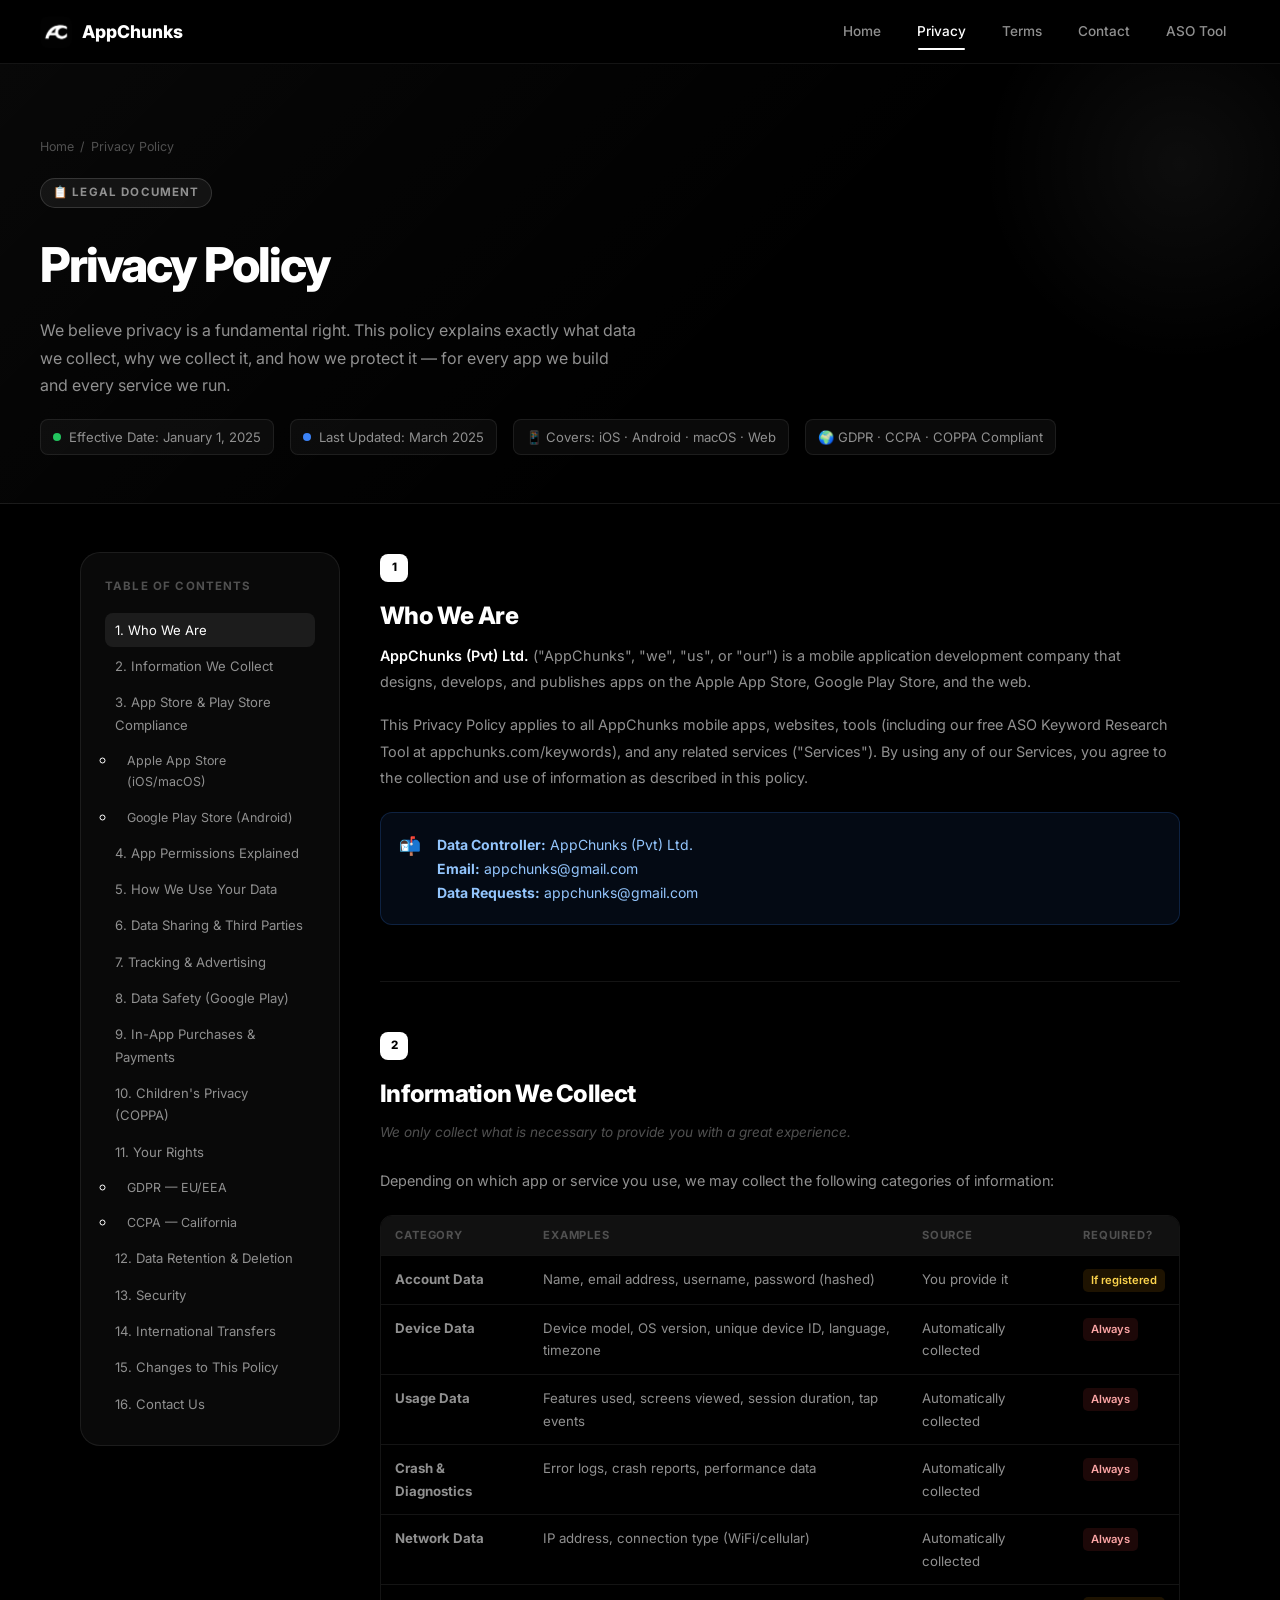
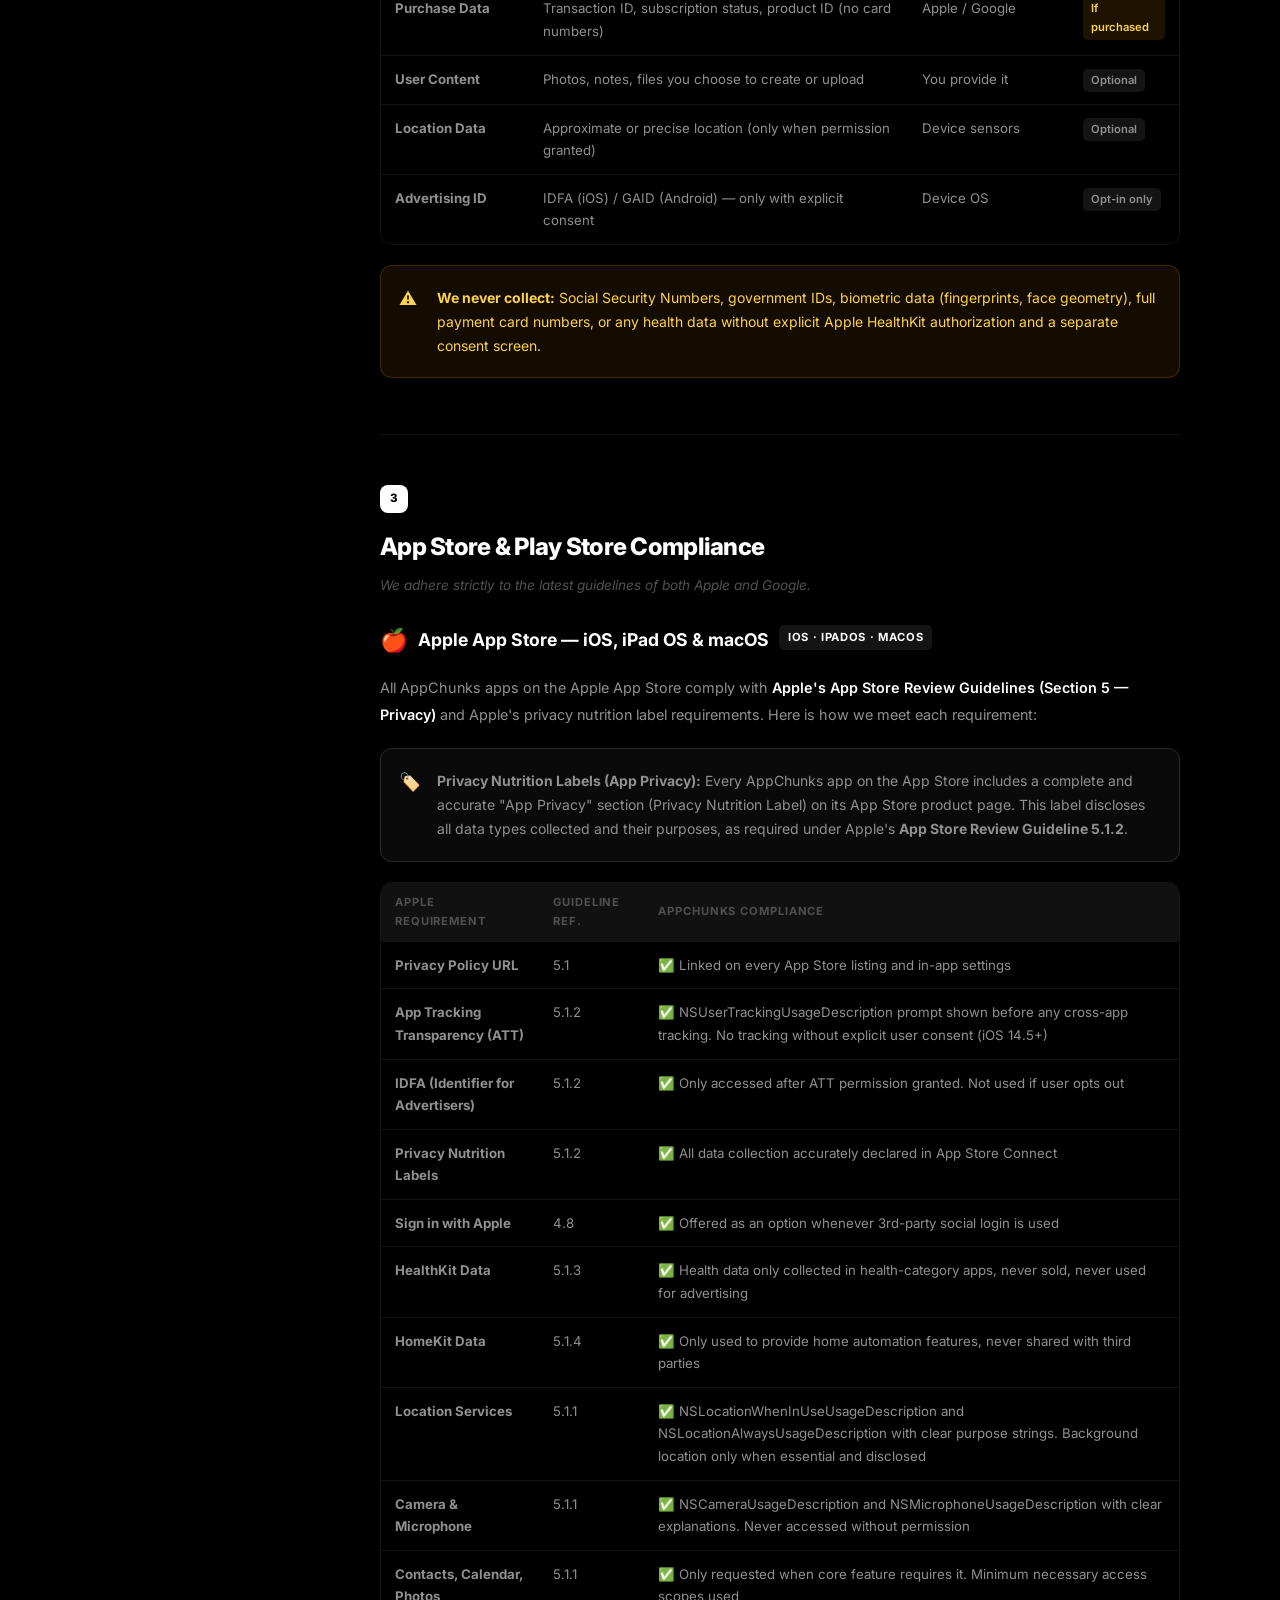
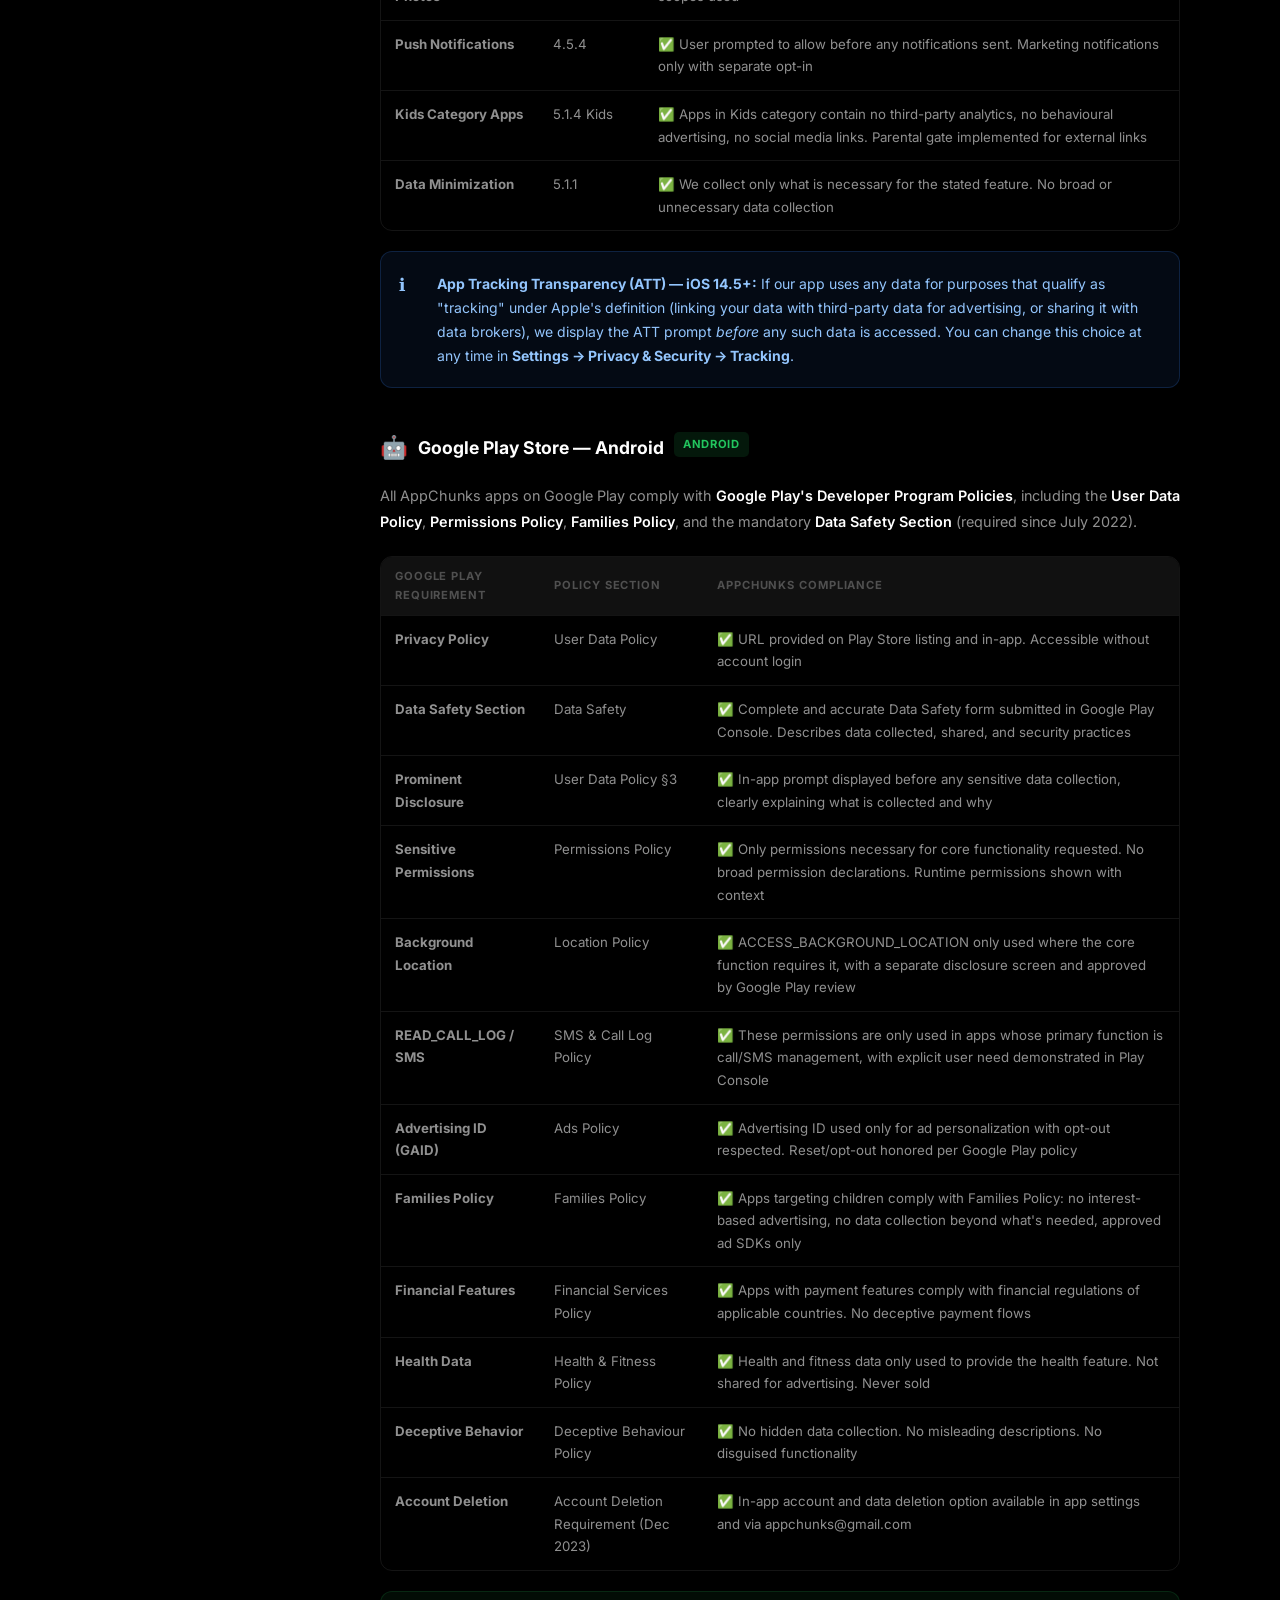
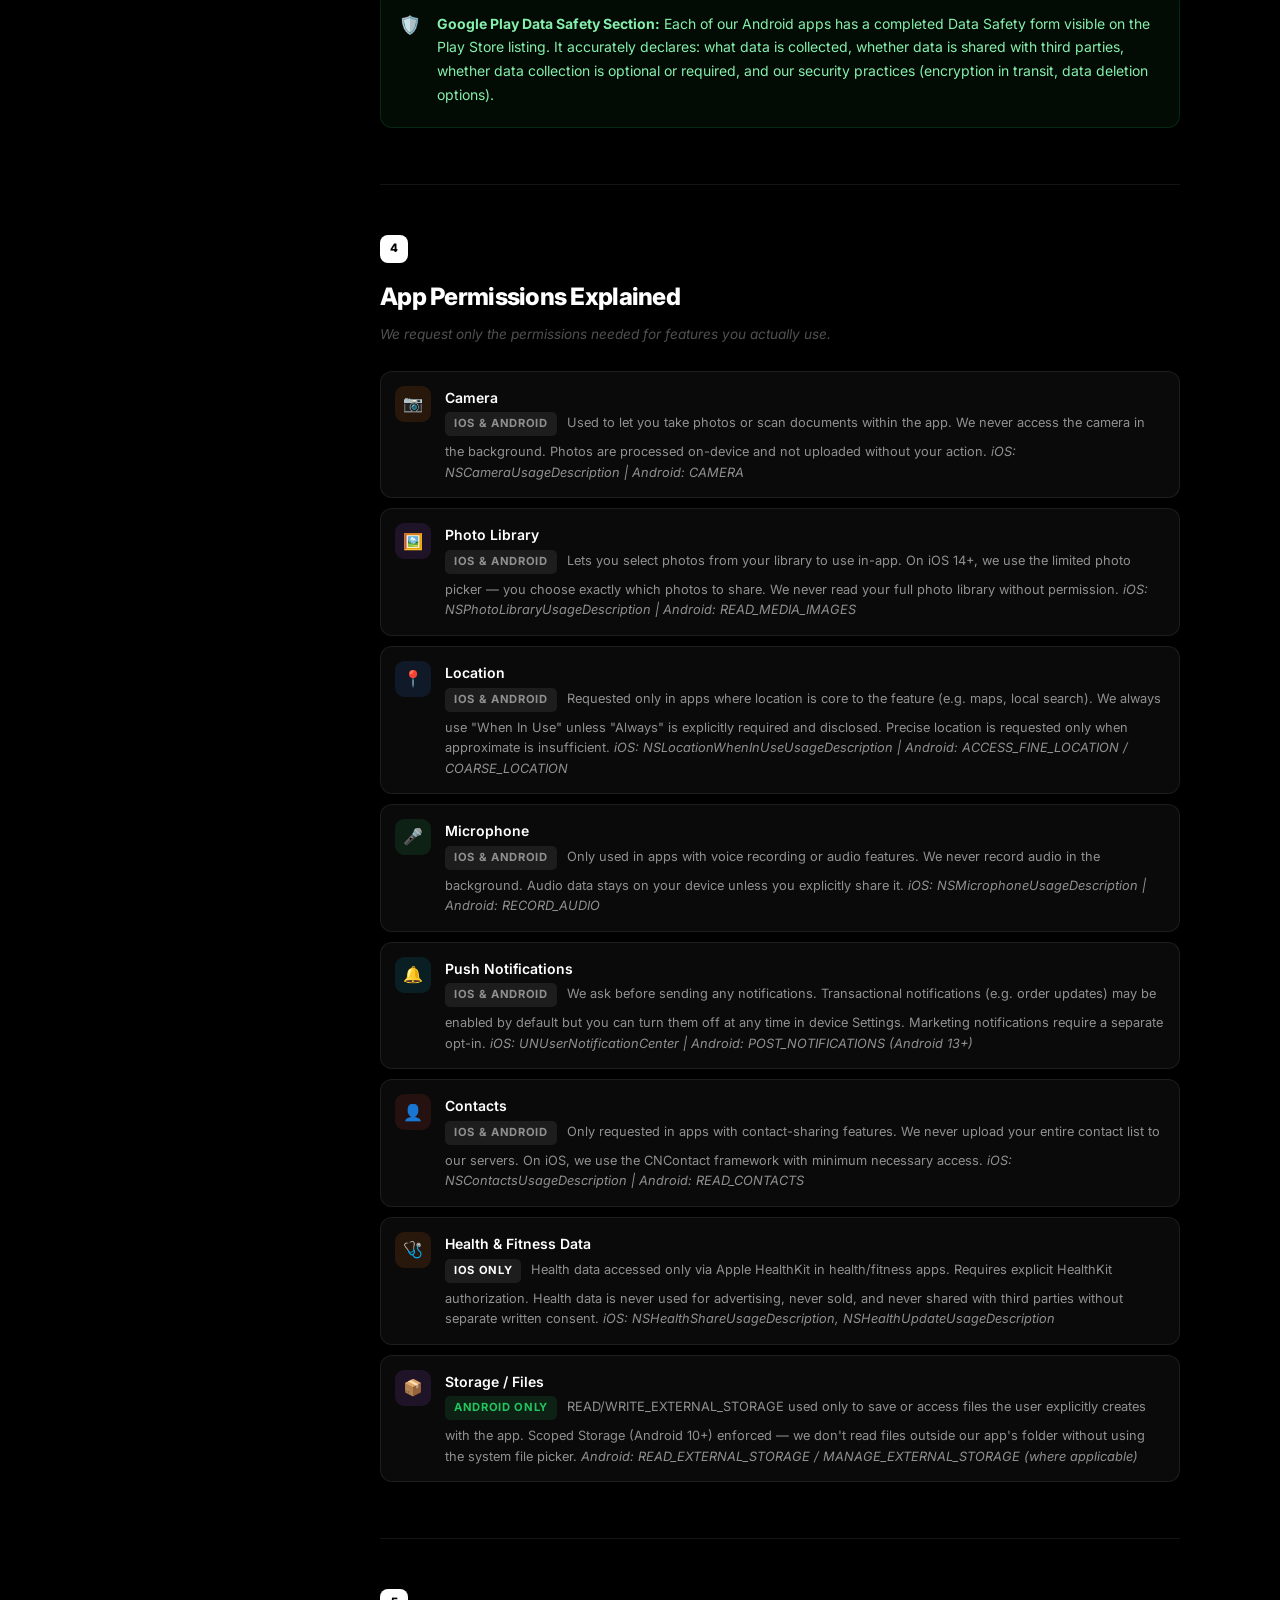
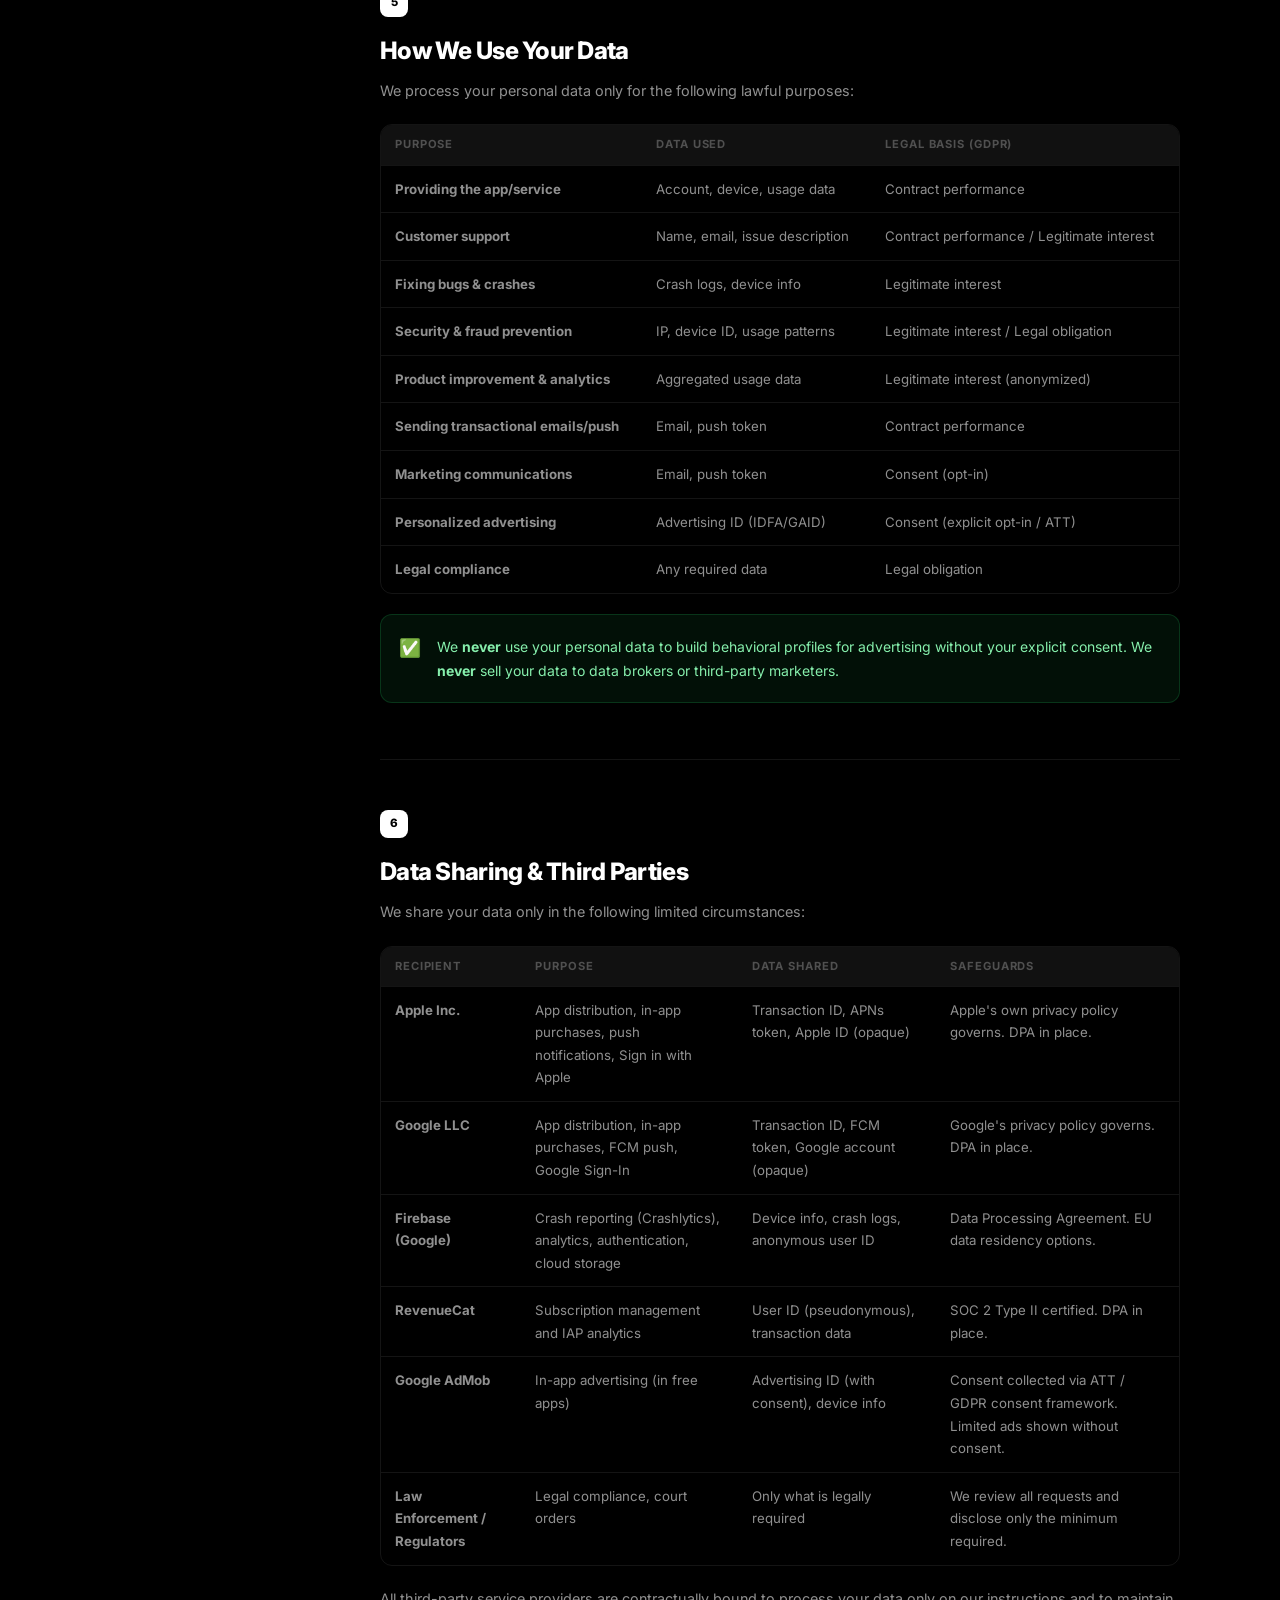
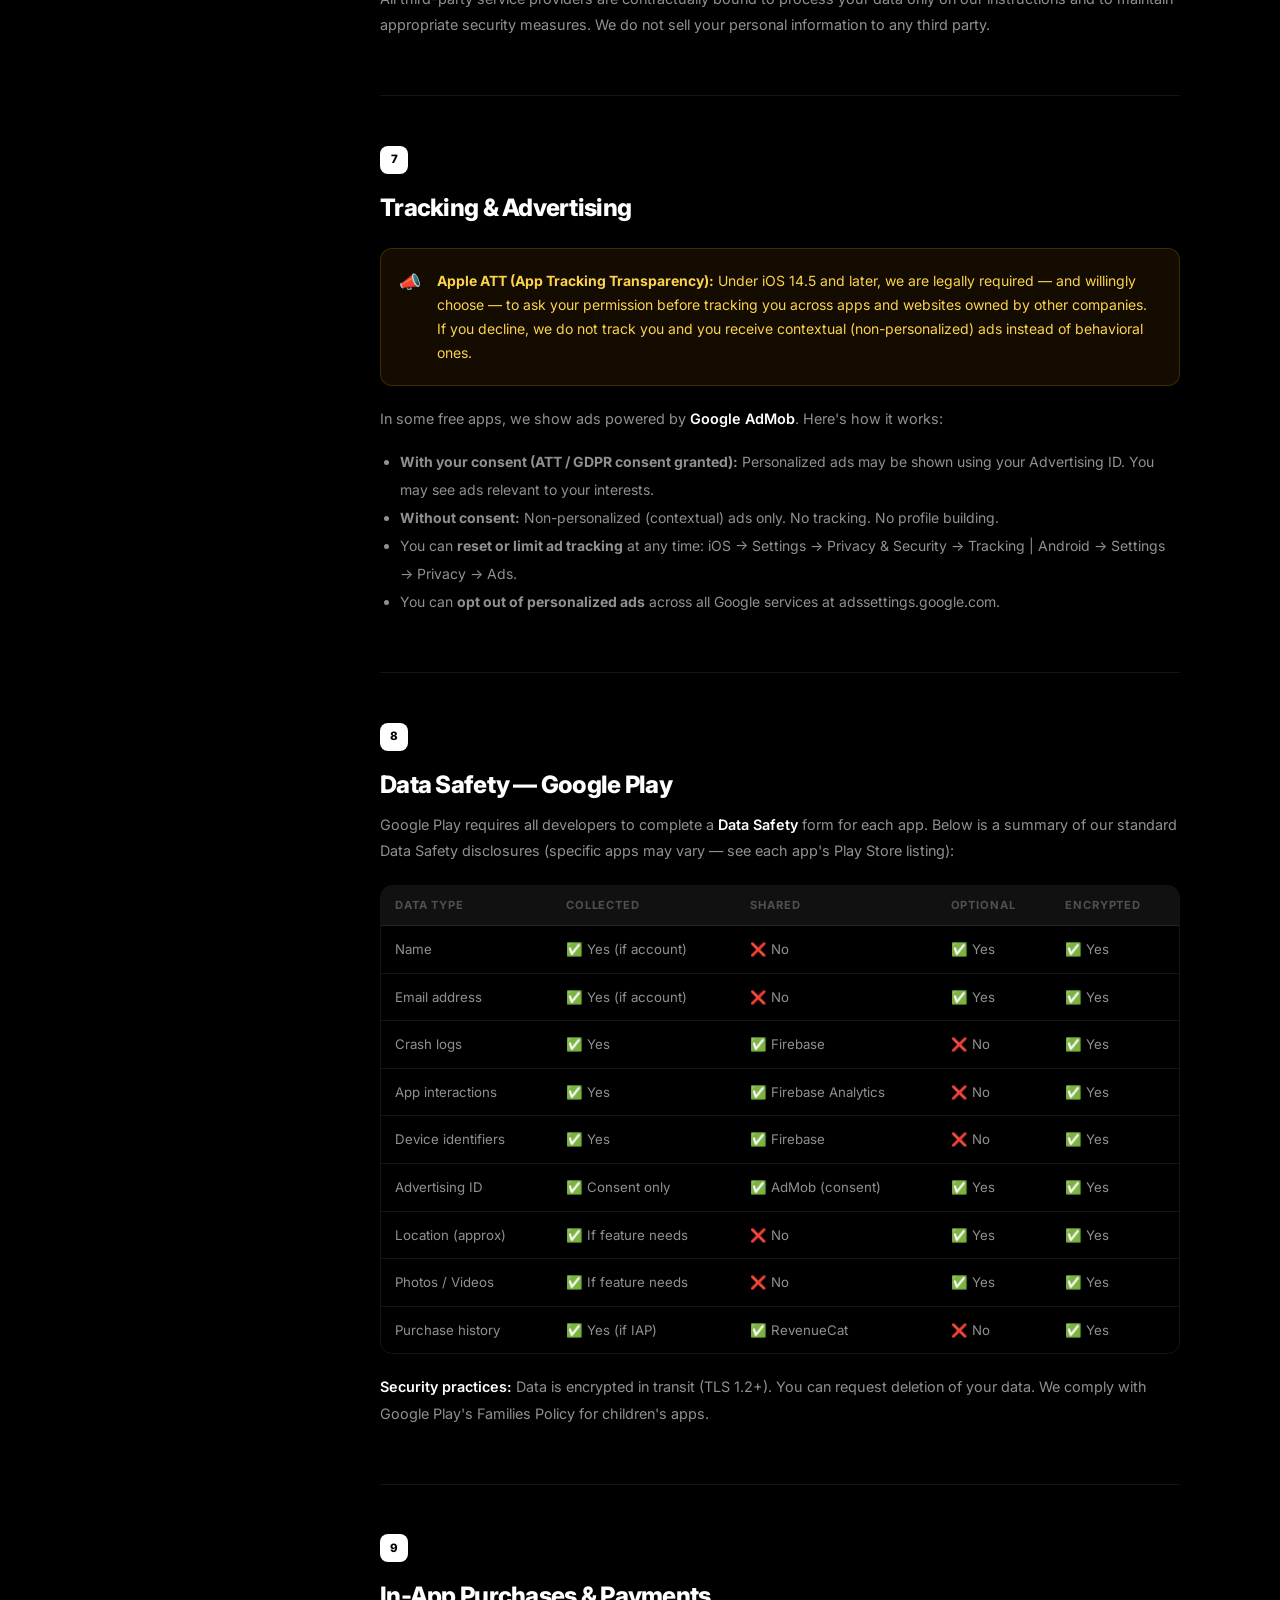
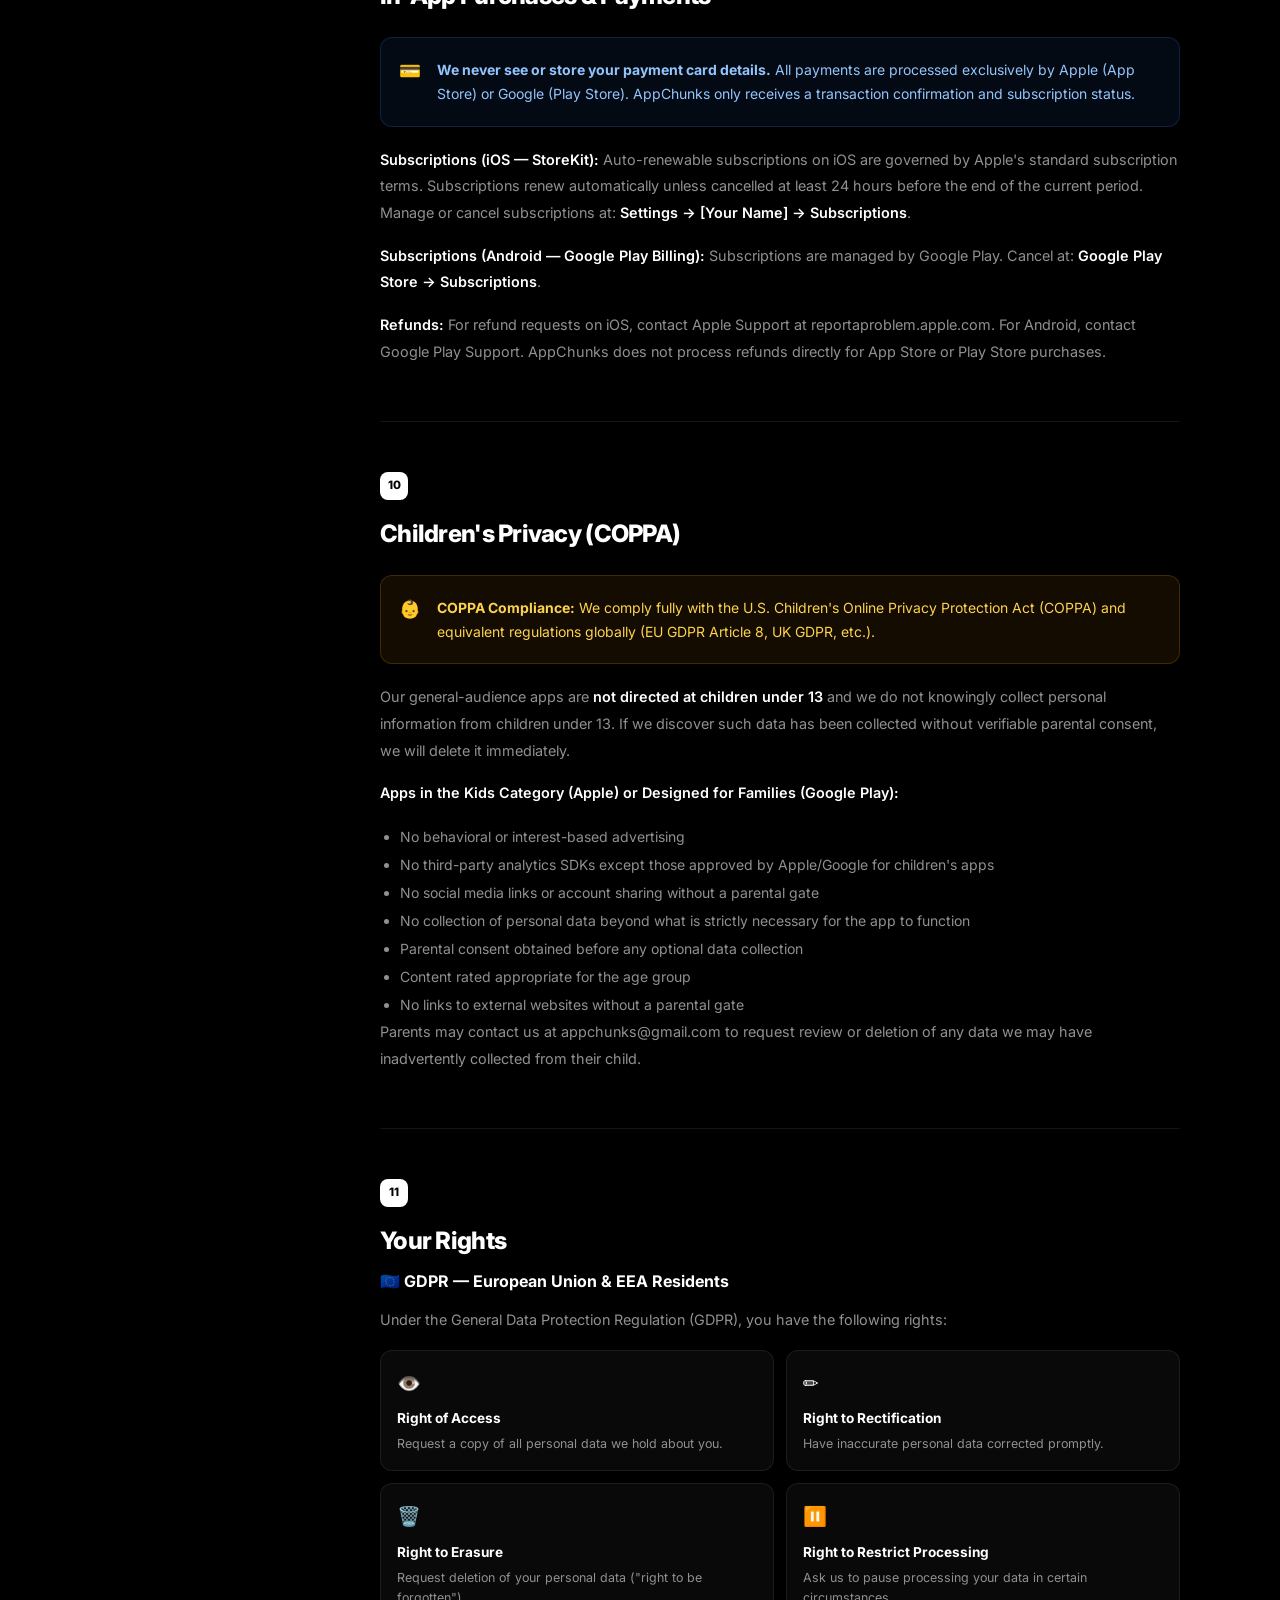
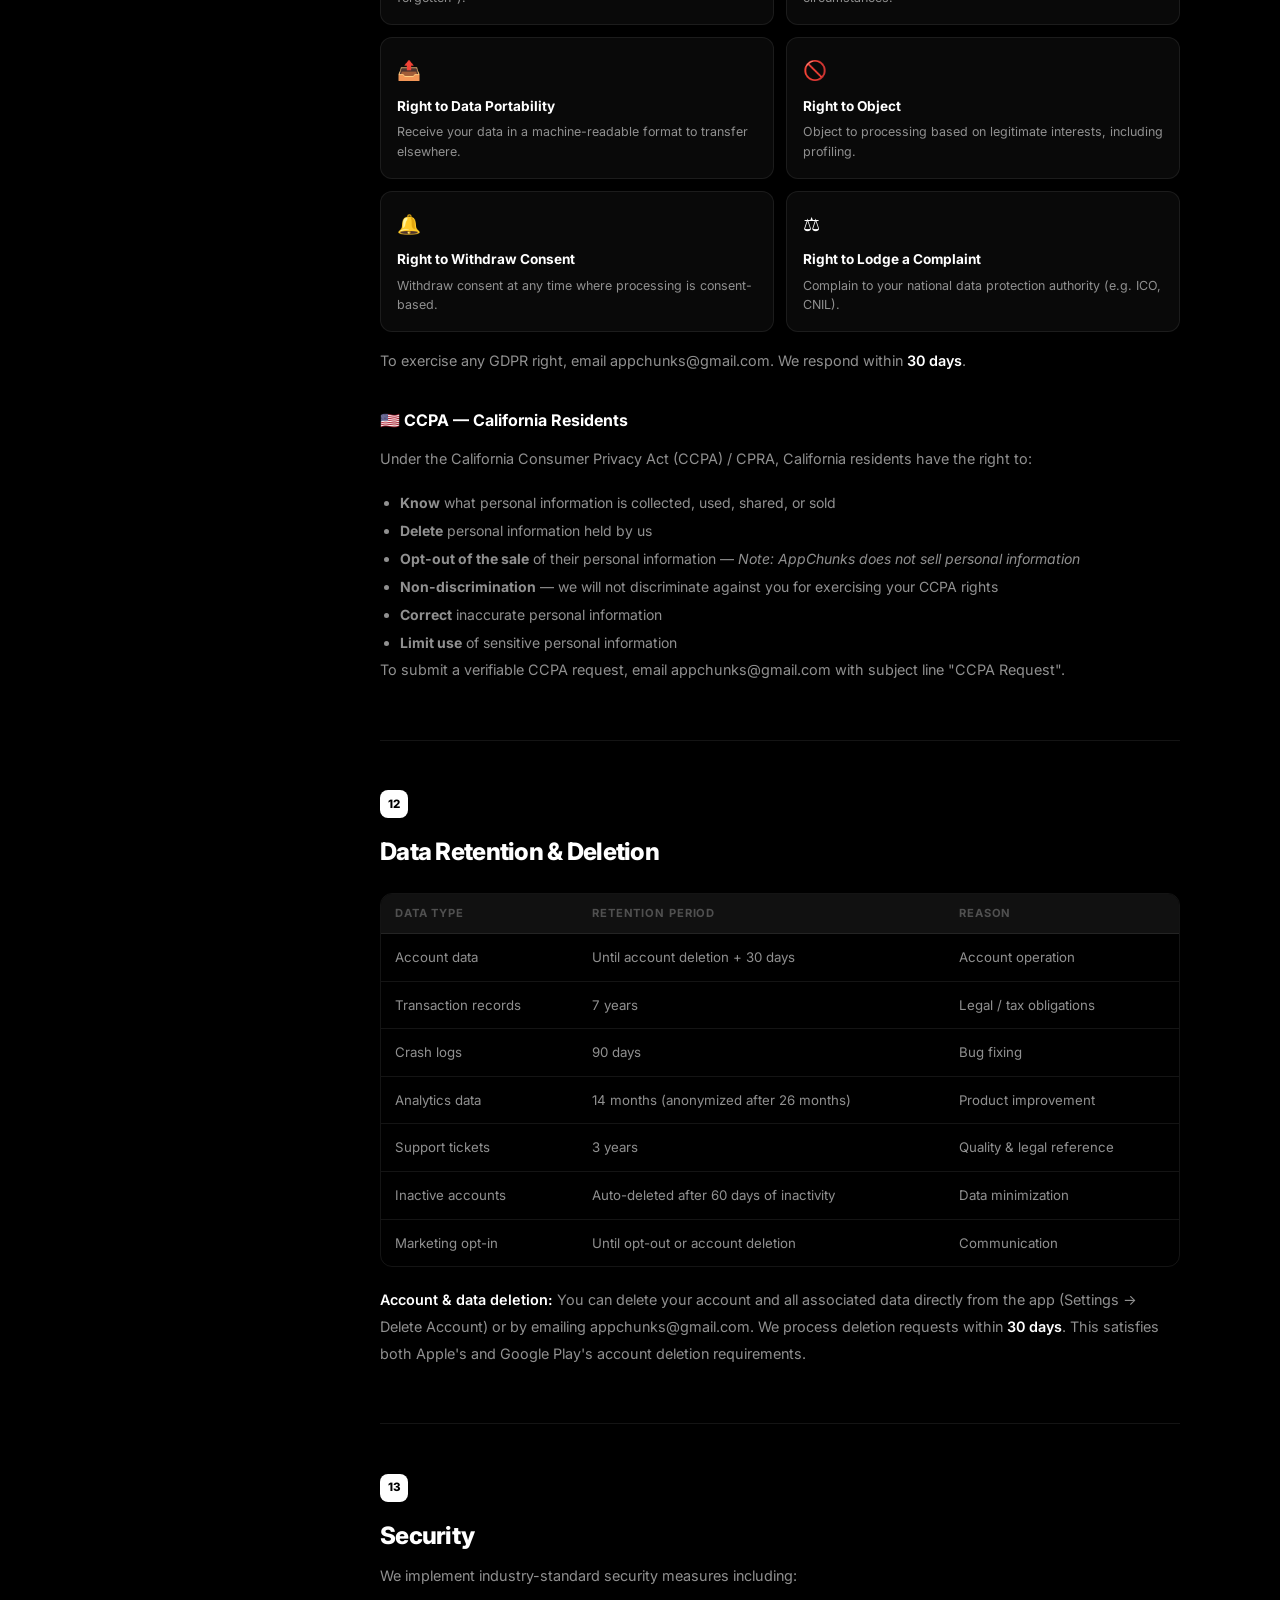
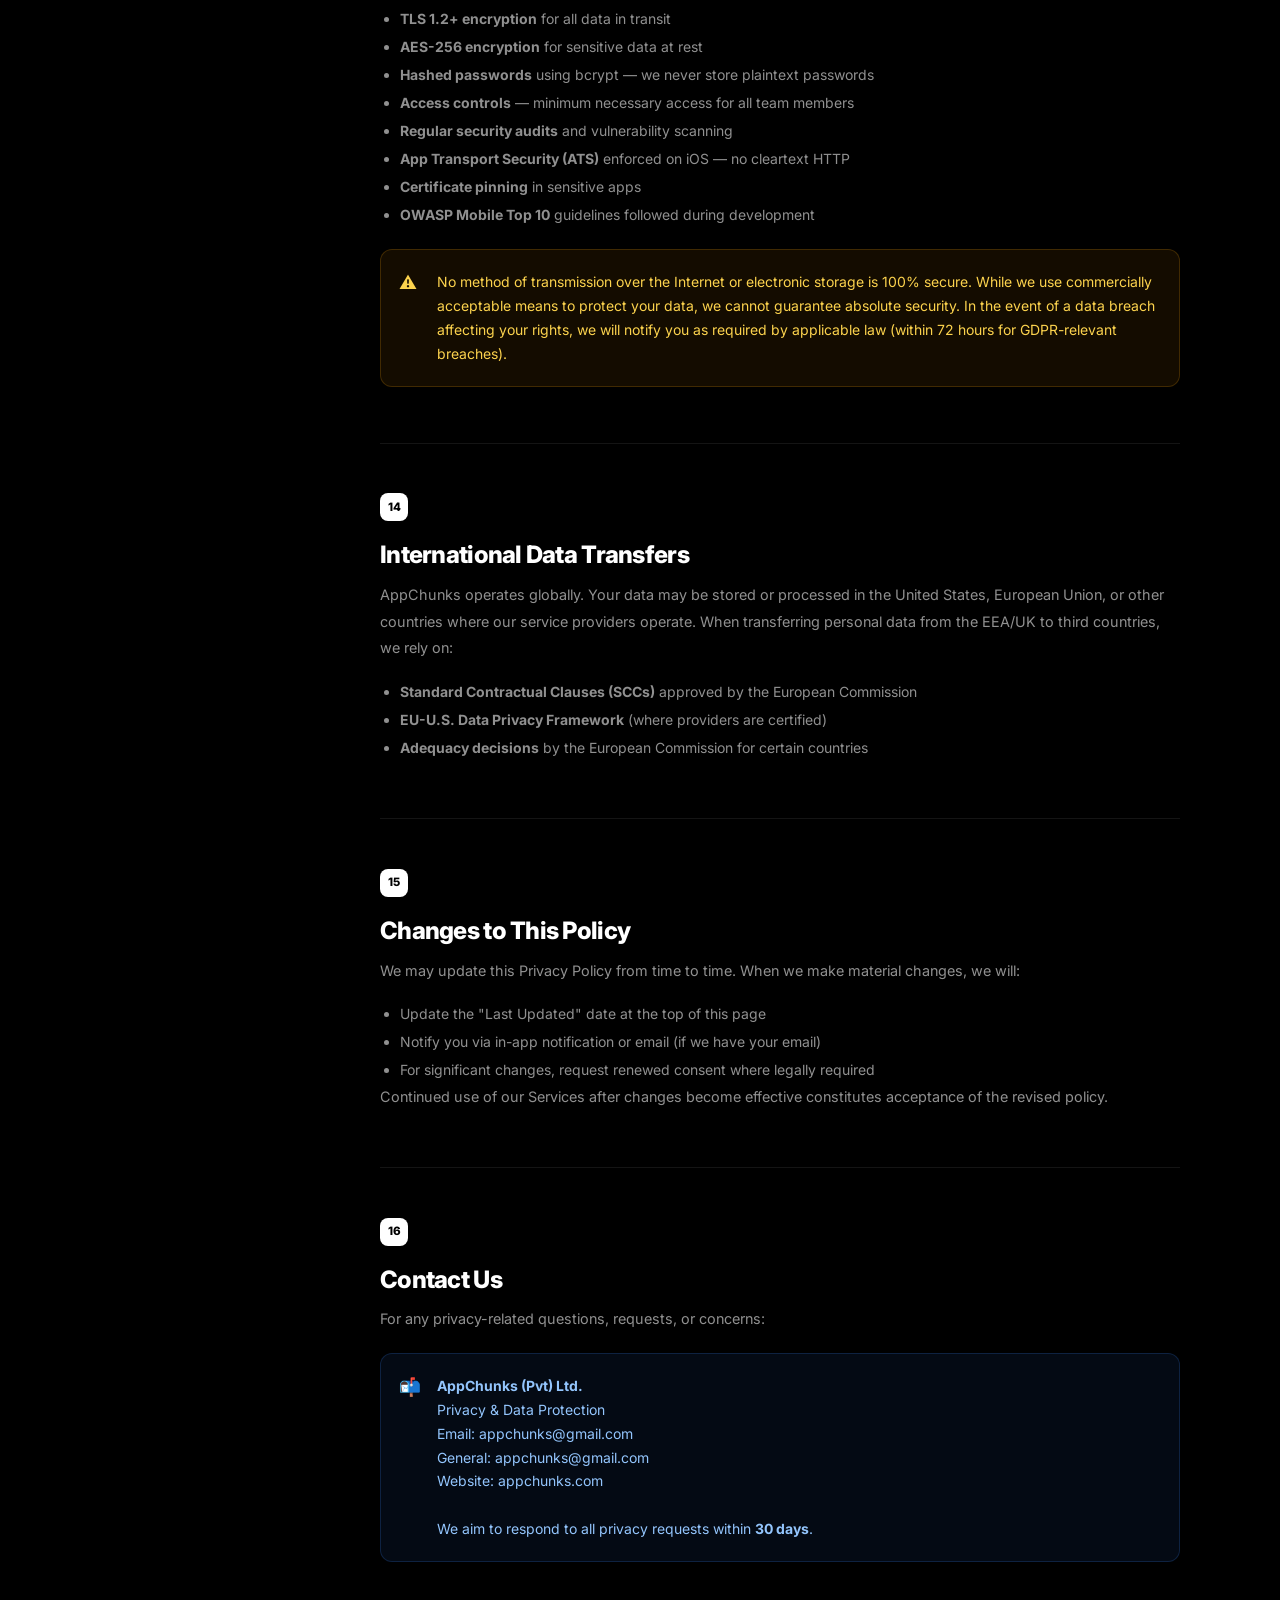
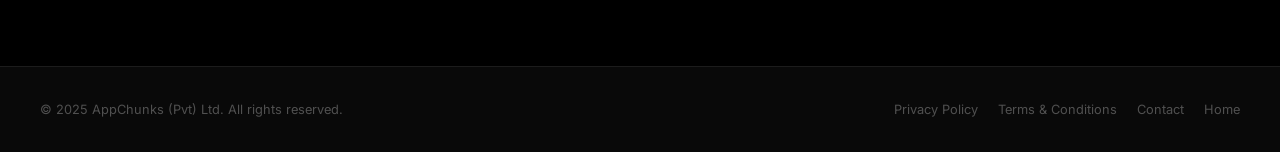
<file: privacy.html>
<!DOCTYPE html>
<html lang="en">
<head>
  <meta charset="UTF-8"/>
  <meta name="viewport" content="width=device-width, initial-scale=1.0"/>
  <title>Privacy Policy — AppChunks</title>
  <meta name="description" content="AppChunks Privacy Policy — How we collect, use, and protect your data across our apps and services on iOS, Android, and the web."/>
  <link rel="icon" type="image/x-icon" href="/images/favicon.ico"/>
  <link rel="preconnect" href="https://fonts.googleapis.com"/>
  <link rel="preconnect" href="https://fonts.gstatic.com" crossorigin/>
  <link href="https://fonts.googleapis.com/css2?family=Inter:wght@300;400;500;600;700;800&display=swap" rel="stylesheet"/>
  <script async src="https://pagead2.googlesyndication.com/pagead/js/adsbygoogle.js?client=ca-pub-1702155776302125" crossorigin="anonymous"></script>
<style>
:root{
  --bg:#000000;--bg2:#090909;--bg3:#111111;
  --surface:rgba(255,255,255,0.04);--border:rgba(255,255,255,0.08);--border2:rgba(255,255,255,0.16);
  --text:#ffffff;--text2:#909090;--text3:#505050;
  --accent:#ffffff;--accent2:#cccccc;--accent3:#888888;
  --green:#22c55e;--yellow:#f59e0b;--red:#ef4444;--blue:#3b82f6;
  --grad:linear-gradient(135deg,#ffffff,#aaaaaa);
  --r:12px;--r2:20px;--font:'Inter',system-ui,sans-serif;
}
*,*::before,*::after{box-sizing:border-box;margin:0;padding:0}
html{scroll-behavior:smooth;-webkit-font-smoothing:antialiased}
body{font-family:var(--font);background:var(--bg);color:var(--text);line-height:1.7;font-size:16px}
a{color:var(--text2);text-decoration:none}
a:hover{color:var(--text);text-decoration:underline}
::-webkit-scrollbar{width:5px}
::-webkit-scrollbar-track{background:var(--bg)}
::-webkit-scrollbar-thumb{background:#333;border-radius:3px}

/* NAV */
nav{
  position:sticky;top:0;z-index:100;height:64px;
  display:flex;align-items:center;justify-content:space-between;
  padding:0 max(24px,calc((100vw - 1200px)/2));
  background:rgba(0,0,0,0.92);backdrop-filter:blur(20px);
  border-bottom:1px solid var(--border);
}
.nav-logo{display:flex;align-items:center;gap:10px;font-size:1.1rem;font-weight:800;color:var(--text)}
.nav-logo-icon{width:32px;height:32px;border-radius:8px;overflow:hidden;flex-shrink:0}
.nav-logo-icon img{width:100%;height:100%;display:block}
.nav-logo span{color:#ffffff}
.nav-links{display:flex;gap:8px}
.nav-links a{
  padding:7px 14px;border-radius:8px;font-size:0.85rem;font-weight:500;
  color:var(--text2);transition:all 0.2s;
}
.nav-links a:hover{color:var(--text);background:var(--surface);text-decoration:none}
.nav-links a.active{color:#ffffff}

/* HERO */
.page-hero{
  padding:72px max(24px,calc((100vw - 1200px)/2)) 48px;
  background:linear-gradient(135deg,rgba(255,255,255,0.03) 0%,transparent 60%);
  border-bottom:1px solid var(--border);
  position:relative;overflow:hidden;
}
.page-hero::before{
  content:'';position:absolute;top:-100px;right:-100px;
  width:400px;height:400px;border-radius:50%;
  background:radial-gradient(circle,rgba(255,255,255,0.05),transparent 70%);
  pointer-events:none;
}
.breadcrumb{
  display:flex;align-items:center;gap:6px;
  font-size:0.78rem;color:var(--text3);margin-bottom:20px;
}
.breadcrumb a{color:var(--text3);transition:color 0.2s}
.breadcrumb a:hover{color:var(--text);text-decoration:none}
.breadcrumb-sep{color:var(--text3)}
.page-tag{
  display:inline-flex;align-items:center;gap:6px;
  font-size:0.72rem;font-weight:700;letter-spacing:0.1em;text-transform:uppercase;
  color:var(--text2);background:rgba(255,255,255,0.06);border:1px solid rgba(255,255,255,0.14);
  padding:4px 12px;border-radius:20px;margin-bottom:16px;
}
.page-title{font-size:clamp(2rem,4vw,3rem);font-weight:800;letter-spacing:-0.04em;margin-bottom:12px}
.page-meta{display:flex;flex-wrap:wrap;gap:16px;margin-top:20px}
.meta-item{
  display:flex;align-items:center;gap:8px;font-size:0.82rem;color:var(--text2);
  background:var(--surface);border:1px solid var(--border);border-radius:8px;padding:6px 12px;
}
.meta-dot{width:8px;height:8px;border-radius:50%}
.meta-dot.green{background:var(--green)}
.meta-dot.blue{background:var(--blue)}

/* LAYOUT */
.layout{
  display:grid;grid-template-columns:260px 1fr;gap:40px;
  max-width:1200px;margin:0 auto;padding:48px max(24px,calc((100vw - 1200px)/2));
  align-items:start;
}
@media(max-width:900px){.layout{grid-template-columns:1fr}.toc{display:none}}

/* TOC */
.toc{
  position:sticky;top:80px;
  background:var(--bg2);border:1px solid var(--border);border-radius:var(--r2);
  padding:24px;
}
.toc-title{font-size:0.72rem;font-weight:700;letter-spacing:0.1em;text-transform:uppercase;color:var(--text3);margin-bottom:16px}
.toc-list{list-style:none;display:flex;flex-direction:column;gap:2px}
.toc-list a{
  display:block;padding:6px 10px;border-radius:8px;
  font-size:0.82rem;color:var(--text2);transition:all 0.2s;
}
.toc-list a:hover{color:var(--text);background:rgba(255,255,255,0.06);text-decoration:none}
.toc-list a.active{color:var(--text);background:rgba(255,255,255,0.08)}
.toc-sub{padding-left:12px;margin-top:2px;display:flex;flex-direction:column;gap:2px}
.toc-sub a{font-size:0.78rem}

/* CONTENT */
.content{max-width:800px}
.policy-section{margin-bottom:56px;scroll-margin-top:90px}
.section-num{
  display:inline-flex;align-items:center;justify-content:center;
  width:28px;height:28px;border-radius:8px;
  background:#ffffff;color:#000000;font-size:0.72rem;font-weight:800;
  margin-bottom:14px;
}
.section-title-main{font-size:1.5rem;font-weight:800;letter-spacing:-0.03em;margin-bottom:6px}
.section-subtitle{font-size:0.85rem;color:var(--text3);margin-bottom:24px;font-style:italic}
.policy-text{font-size:0.9rem;color:var(--text2);line-height:1.85;margin-bottom:16px}
.policy-text strong{color:var(--text);font-weight:600}

/* CALLOUT BOXES */
.callout{
  border-radius:var(--r);padding:20px 20px 20px 56px;
  margin:20px 0;position:relative;font-size:0.875rem;line-height:1.7;
}
.callout::before{
  content:attr(data-icon);position:absolute;left:18px;top:18px;font-size:1.1rem;
}
.callout.info{background:rgba(59,130,246,0.08);border:1px solid rgba(59,130,246,0.2);color:#93c5fd}
.callout.warn{background:rgba(245,158,11,0.08);border:1px solid rgba(245,158,11,0.2);color:#fcd34d}
.callout.success{background:rgba(34,197,94,0.08);border:1px solid rgba(34,197,94,0.2);color:#86efac}
.callout.apple{background:rgba(255,255,255,0.04);border:1px solid rgba(255,255,255,0.12);color:var(--text2)}
.callout.android{background:rgba(34,197,94,0.06);border:1px solid rgba(34,197,94,0.15);color:#86efac}

/* PLATFORM BADGE */
.platform-tag{
  display:inline-flex;align-items:center;gap:5px;
  font-size:0.7rem;font-weight:700;letter-spacing:0.06em;text-transform:uppercase;
  padding:3px 9px;border-radius:5px;margin-right:6px;margin-bottom:6px;
}
.platform-ios{background:rgba(255,255,255,0.08);color:var(--text)}
.platform-android{background:rgba(34,197,94,0.12);color:var(--green)}
.platform-both{background:rgba(255,255,255,0.08);color:var(--text2)}

/* DATA TABLE */
.data-table-wrap{overflow-x:auto;margin:20px 0;border-radius:var(--r);border:1px solid var(--border)}
.data-table{width:100%;border-collapse:collapse;font-size:0.83rem}
.data-table th{
  background:var(--bg3);padding:10px 14px;text-align:left;
  font-size:0.7rem;font-weight:700;letter-spacing:0.08em;text-transform:uppercase;color:var(--text3);
  border-bottom:1px solid var(--border);
}
.data-table td{padding:12px 14px;color:var(--text2);border-bottom:1px solid var(--border);vertical-align:top}
.data-table tr:last-child td{border-bottom:none}
.data-table tr:hover td{background:var(--surface)}
.tag{display:inline-block;padding:2px 8px;border-radius:5px;font-size:0.7rem;font-weight:600}
.tag-req{background:rgba(239,68,68,0.12);color:#fca5a5}
.tag-opt{background:rgba(255,255,255,0.08);color:var(--text2)}
.tag-cond{background:rgba(245,158,11,0.12);color:#fcd34d}

/* PERMISSION LIST */
.perm-list{display:flex;flex-direction:column;gap:10px;margin:16px 0}
.perm-item{
  display:flex;gap:14px;align-items:flex-start;
  background:var(--surface);border:1px solid var(--border);border-radius:var(--r);padding:14px;
}
.perm-icon{
  width:36px;height:36px;border-radius:9px;flex-shrink:0;
  display:flex;align-items:center;justify-content:center;font-size:1rem;
}
.perm-icon.orange{background:rgba(249,115,22,0.12)}
.perm-icon.purple{background:rgba(168,85,247,0.12)}
.perm-icon.blue{background:rgba(59,130,246,0.12)}
.perm-icon.green{background:rgba(34,197,94,0.12)}
.perm-icon.red{background:rgba(239,68,68,0.12)}
.perm-icon.cyan{background:rgba(6,182,212,0.12)}
.perm-name{font-size:0.875rem;font-weight:600;margin-bottom:3px}
.perm-desc{font-size:0.8rem;color:var(--text2);line-height:1.6}

/* RIGHTS LIST */
.rights-grid{display:grid;grid-template-columns:1fr 1fr;gap:12px;margin:16px 0}
@media(max-width:600px){.rights-grid{grid-template-columns:1fr}}
.right-card{
  background:var(--bg2);border:1px solid var(--border);border-radius:var(--r);
  padding:16px;transition:border-color 0.2s;
}
.right-card:hover{border-color:rgba(255,255,255,0.25)}
.right-card-icon{font-size:1.2rem;margin-bottom:8px}
.right-card-title{font-size:0.85rem;font-weight:700;margin-bottom:4px}
.right-card-desc{font-size:0.78rem;color:var(--text2);line-height:1.6}

/* DIVIDER */
.section-divider{height:1px;background:var(--border);margin:48px 0}

/* FOOTER */
footer{
  background:var(--bg2);border-top:1px solid var(--border);
  padding:32px max(24px,calc((100vw - 1200px)/2));
  display:flex;align-items:center;justify-content:space-between;flex-wrap:wrap;gap:16px;
}
.footer-copy{font-size:0.8rem;color:var(--text3)}
.footer-legal{display:flex;gap:20px}
.footer-legal a{font-size:0.8rem;color:var(--text3);transition:color 0.2s}
.footer-legal a:hover{color:var(--text);text-decoration:none}

/* REVEAL */
.reveal{opacity:0;transform:translateY(24px);transition:opacity 0.7s cubic-bezier(0.25,0.46,0.45,0.94),transform 0.7s cubic-bezier(0.25,0.46,0.45,0.94)}
.reveal.in{opacity:1;transform:none}

/* page load */
@keyframes pageLoad{from{opacity:0}to{opacity:1}}
body{animation:pageLoad 0.5s ease both}

/* scroll progress */
.scroll-progress{position:fixed;top:0;left:0;height:2px;background:linear-gradient(90deg,rgba(255,255,255,0.8),rgba(255,255,255,0.4));z-index:1001;width:0;transition:width 0.1s linear;box-shadow:0 0 8px rgba(255,255,255,0.3)}

/* hero grid drift */
@keyframes gridDrift{0%{background-position:0 0}100%{background-position:48px 48px}}

/* hero glow pulse */
@keyframes glowPulse{0%,100%{opacity:0.5}50%{opacity:1}}

/* toc link hover */
.toc-link{position:relative;transition:all 0.25s}
.toc-link::after{content:'';position:absolute;bottom:-1px;left:0;width:0;height:1px;background:var(--accent);transition:width 0.3s}
.toc-link:hover::after{width:100%}

/* section hover lift */
.policy-section{transition:transform 0.3s,box-shadow 0.3s}
.policy-section:hover{transform:translateY(-2px);box-shadow:0 4px 16px rgba(0,0,0,0.3)}

/* nav link underline animation */
.nav-links a{position:relative}
.nav-links a::after{content:'';position:absolute;bottom:0;left:50%;width:0;height:2px;background:#ffffff;transition:width 0.3s,left 0.3s;border-radius:1px}
.nav-links a:hover::after,.nav-links a.active::after{width:60%;left:20%}

/* footer link underline */
.footer-legal a{position:relative}
.footer-legal a::after{content:'';position:absolute;bottom:-2px;left:0;width:0;height:1px;background:var(--accent);transition:width 0.3s}
.footer-legal a:hover::after{width:100%}
</style>
</head>
<body>

<!-- NAV -->
<nav>
  <a href="/" class="nav-logo">
    <div class="nav-logo-icon"><img src="/images/logo.png" alt="AppChunks"/></div>
    <span>AppChunks</span>
  </a>
  <div class="nav-links">
    <a href="/">Home</a>
    <a href="/privacy.html" class="active">Privacy</a>
    <a href="/terms.html">Terms</a>
    <a href="/contact.html">Contact</a>
    <a href="/keywords/">ASO Tool</a>
  </div>
</nav>

<!-- HERO -->
<div class="page-hero">
  <div class="breadcrumb">
    <a href="/">Home</a><span class="breadcrumb-sep">/</span>
    <span>Privacy Policy</span>
  </div>
  <div class="page-tag">📋 Legal Document</div>
  <h1 class="page-title">Privacy Policy</h1>
  <p style="color:var(--text2);font-size:1rem;max-width:600px">
    We believe privacy is a fundamental right. This policy explains exactly what data we collect, why we collect it, and how we protect it — for every app we build and every service we run.
  </p>
  <div class="page-meta">
    <div class="meta-item"><div class="meta-dot green"></div> Effective Date: January 1, 2025</div>
    <div class="meta-item"><div class="meta-dot blue"></div> Last Updated: March 2025</div>
    <div class="meta-item">📱 Covers: iOS · Android · macOS · Web</div>
    <div class="meta-item">🌍 GDPR · CCPA · COPPA Compliant</div>
  </div>
</div>

<!-- LAYOUT -->
<div class="layout">

  <!-- TOC -->
  <aside class="toc">
    <div class="toc-title">Table of Contents</div>
    <ul class="toc-list">
      <li><a href="#s1">1. Who We Are</a></li>
      <li><a href="#s2">2. Information We Collect</a></li>
      <li><a href="#s3">3. App Store & Play Store Compliance</a>
        <ul class="toc-sub">
          <li><a href="#s3a">Apple App Store (iOS/macOS)</a></li>
          <li><a href="#s3b">Google Play Store (Android)</a></li>
        </ul>
      </li>
      <li><a href="#s4">4. App Permissions Explained</a></li>
      <li><a href="#s5">5. How We Use Your Data</a></li>
      <li><a href="#s6">6. Data Sharing & Third Parties</a></li>
      <li><a href="#s7">7. Tracking & Advertising</a></li>
      <li><a href="#s8">8. Data Safety (Google Play)</a></li>
      <li><a href="#s9">9. In-App Purchases & Payments</a></li>
      <li><a href="#s10">10. Children's Privacy (COPPA)</a></li>
      <li><a href="#s11">11. Your Rights</a>
        <ul class="toc-sub">
          <li><a href="#s11a">GDPR — EU/EEA</a></li>
          <li><a href="#s11b">CCPA — California</a></li>
        </ul>
      </li>
      <li><a href="#s12">12. Data Retention & Deletion</a></li>
      <li><a href="#s13">13. Security</a></li>
      <li><a href="#s14">14. International Transfers</a></li>
      <li><a href="#s15">15. Changes to This Policy</a></li>
      <li><a href="#s16">16. Contact Us</a></li>
    </ul>
  </aside>

  <!-- CONTENT -->
  <div class="content">

    <!-- 1 -->
    <div class="policy-section reveal" id="s1">
      <div class="section-num">1</div>
      <h2 class="section-title-main">Who We Are</h2>
      <p class="policy-text">
        <strong>AppChunks (Pvt) Ltd.</strong> ("AppChunks", "we", "us", or "our") is a mobile application development company that designs, develops, and publishes apps on the Apple App Store, Google Play Store, and the web.
      </p>
      <p class="policy-text">
        This Privacy Policy applies to all AppChunks mobile apps, websites, tools (including our free ASO Keyword Research Tool at <a href="/keywords/">appchunks.com/keywords</a>), and any related services ("Services"). By using any of our Services, you agree to the collection and use of information as described in this policy.
      </p>
      <div class="callout info" data-icon="📬">
        <strong>Data Controller:</strong> AppChunks (Pvt) Ltd.<br>
        <strong>Email:</strong> <a href="mailto:appchunks@gmail.com" style="color:inherit">appchunks@gmail.com</a><br>
        <strong>Data Requests:</strong> <a href="mailto:appchunks@gmail.com" style="color:inherit">appchunks@gmail.com</a>
      </div>
    </div>

    <div class="section-divider"></div>

    <!-- 2 -->
    <div class="policy-section reveal" id="s2">
      <div class="section-num">2</div>
      <h2 class="section-title-main">Information We Collect</h2>
      <p class="section-subtitle">We only collect what is necessary to provide you with a great experience.</p>

      <p class="policy-text">Depending on which app or service you use, we may collect the following categories of information:</p>

      <div class="data-table-wrap">
        <table class="data-table">
          <thead>
            <tr>
              <th>Category</th>
              <th>Examples</th>
              <th>Source</th>
              <th>Required?</th>
            </tr>
          </thead>
          <tbody>
            <tr>
              <td><strong>Account Data</strong></td>
              <td>Name, email address, username, password (hashed)</td>
              <td>You provide it</td>
              <td><span class="tag tag-cond">If registered</span></td>
            </tr>
            <tr>
              <td><strong>Device Data</strong></td>
              <td>Device model, OS version, unique device ID, language, timezone</td>
              <td>Automatically collected</td>
              <td><span class="tag tag-req">Always</span></td>
            </tr>
            <tr>
              <td><strong>Usage Data</strong></td>
              <td>Features used, screens viewed, session duration, tap events</td>
              <td>Automatically collected</td>
              <td><span class="tag tag-req">Always</span></td>
            </tr>
            <tr>
              <td><strong>Crash & Diagnostics</strong></td>
              <td>Error logs, crash reports, performance data</td>
              <td>Automatically collected</td>
              <td><span class="tag tag-req">Always</span></td>
            </tr>
            <tr>
              <td><strong>Network Data</strong></td>
              <td>IP address, connection type (WiFi/cellular)</td>
              <td>Automatically collected</td>
              <td><span class="tag tag-req">Always</span></td>
            </tr>
            <tr>
              <td><strong>Purchase Data</strong></td>
              <td>Transaction ID, subscription status, product ID (no card numbers)</td>
              <td>Apple / Google</td>
              <td><span class="tag tag-cond">If purchased</span></td>
            </tr>
            <tr>
              <td><strong>User Content</strong></td>
              <td>Photos, notes, files you choose to create or upload</td>
              <td>You provide it</td>
              <td><span class="tag tag-opt">Optional</span></td>
            </tr>
            <tr>
              <td><strong>Location Data</strong></td>
              <td>Approximate or precise location (only when permission granted)</td>
              <td>Device sensors</td>
              <td><span class="tag tag-opt">Optional</span></td>
            </tr>
            <tr>
              <td><strong>Advertising ID</strong></td>
              <td>IDFA (iOS) / GAID (Android) — only with explicit consent</td>
              <td>Device OS</td>
              <td><span class="tag tag-opt">Opt-in only</span></td>
            </tr>
          </tbody>
        </table>
      </div>

      <div class="callout warn" data-icon="⚠️">
        <strong>We never collect:</strong> Social Security Numbers, government IDs, biometric data (fingerprints, face geometry), full payment card numbers, or any health data without explicit Apple HealthKit authorization and a separate consent screen.
      </div>
    </div>

    <div class="section-divider"></div>

    <!-- 3 -->
    <div class="policy-section reveal" id="s3">
      <div class="section-num">3</div>
      <h2 class="section-title-main">App Store & Play Store Compliance</h2>
      <p class="section-subtitle">We adhere strictly to the latest guidelines of both Apple and Google.</p>

      <!-- APPLE -->
      <div id="s3a" style="scroll-margin-top:90px">
        <div style="display:flex;align-items:center;gap:10px;margin-bottom:16px;margin-top:8px">
          <span style="font-size:1.4rem">🍎</span>
          <h3 style="font-size:1.1rem;font-weight:700">Apple App Store — iOS, iPad OS & macOS</h3>
          <span class="platform-tag platform-ios">iOS · iPadOS · macOS</span>
        </div>

        <p class="policy-text">All AppChunks apps on the Apple App Store comply with <strong>Apple's App Store Review Guidelines (Section 5 — Privacy)</strong> and Apple's privacy nutrition label requirements. Here is how we meet each requirement:</p>

        <div class="callout apple" data-icon="🏷️">
          <strong>Privacy Nutrition Labels (App Privacy):</strong> Every AppChunks app on the App Store includes a complete and accurate "App Privacy" section (Privacy Nutrition Label) on its App Store product page. This label discloses all data types collected and their purposes, as required under Apple's <strong>App Store Review Guideline 5.1.2</strong>.
        </div>

        <div class="data-table-wrap">
          <table class="data-table">
            <thead>
              <tr>
                <th>Apple Requirement</th>
                <th>Guideline Ref.</th>
                <th>AppChunks Compliance</th>
              </tr>
            </thead>
            <tbody>
              <tr>
                <td><strong>Privacy Policy URL</strong></td>
                <td>5.1</td>
                <td>✅ Linked on every App Store listing and in-app settings</td>
              </tr>
              <tr>
                <td><strong>App Tracking Transparency (ATT)</strong></td>
                <td>5.1.2</td>
                <td>✅ NSUserTrackingUsageDescription prompt shown before any cross-app tracking. No tracking without explicit user consent (iOS 14.5+)</td>
              </tr>
              <tr>
                <td><strong>IDFA (Identifier for Advertisers)</strong></td>
                <td>5.1.2</td>
                <td>✅ Only accessed after ATT permission granted. Not used if user opts out</td>
              </tr>
              <tr>
                <td><strong>Privacy Nutrition Labels</strong></td>
                <td>5.1.2</td>
                <td>✅ All data collection accurately declared in App Store Connect</td>
              </tr>
              <tr>
                <td><strong>Sign in with Apple</strong></td>
                <td>4.8</td>
                <td>✅ Offered as an option whenever 3rd-party social login is used</td>
              </tr>
              <tr>
                <td><strong>HealthKit Data</strong></td>
                <td>5.1.3</td>
                <td>✅ Health data only collected in health-category apps, never sold, never used for advertising</td>
              </tr>
              <tr>
                <td><strong>HomeKit Data</strong></td>
                <td>5.1.4</td>
                <td>✅ Only used to provide home automation features, never shared with third parties</td>
              </tr>
              <tr>
                <td><strong>Location Services</strong></td>
                <td>5.1.1</td>
                <td>✅ NSLocationWhenInUseUsageDescription and NSLocationAlwaysUsageDescription with clear purpose strings. Background location only when essential and disclosed</td>
              </tr>
              <tr>
                <td><strong>Camera & Microphone</strong></td>
                <td>5.1.1</td>
                <td>✅ NSCameraUsageDescription and NSMicrophoneUsageDescription with clear explanations. Never accessed without permission</td>
              </tr>
              <tr>
                <td><strong>Contacts, Calendar, Photos</strong></td>
                <td>5.1.1</td>
                <td>✅ Only requested when core feature requires it. Minimum necessary access scopes used</td>
              </tr>
              <tr>
                <td><strong>Push Notifications</strong></td>
                <td>4.5.4</td>
                <td>✅ User prompted to allow before any notifications sent. Marketing notifications only with separate opt-in</td>
              </tr>
              <tr>
                <td><strong>Kids Category Apps</strong></td>
                <td>5.1.4 Kids</td>
                <td>✅ Apps in Kids category contain no third-party analytics, no behavioural advertising, no social media links. Parental gate implemented for external links</td>
              </tr>
              <tr>
                <td><strong>Data Minimization</strong></td>
                <td>5.1.1</td>
                <td>✅ We collect only what is necessary for the stated feature. No broad or unnecessary data collection</td>
              </tr>
            </tbody>
          </table>
        </div>

        <div class="callout info" data-icon="ℹ️">
          <strong>App Tracking Transparency (ATT) — iOS 14.5+:</strong> If our app uses any data for purposes that qualify as "tracking" under Apple's definition (linking your data with third-party data for advertising, or sharing it with data brokers), we display the ATT prompt <em>before</em> any such data is accessed. You can change this choice at any time in <strong>Settings → Privacy & Security → Tracking</strong>.
        </div>
      </div>

      <!-- GOOGLE -->
      <div id="s3b" style="scroll-margin-top:90px;margin-top:40px">
        <div style="display:flex;align-items:center;gap:10px;margin-bottom:16px">
          <span style="font-size:1.4rem">🤖</span>
          <h3 style="font-size:1.1rem;font-weight:700">Google Play Store — Android</h3>
          <span class="platform-tag platform-android">Android</span>
        </div>

        <p class="policy-text">All AppChunks apps on Google Play comply with <strong>Google Play's Developer Program Policies</strong>, including the <strong>User Data Policy</strong>, <strong>Permissions Policy</strong>, <strong>Families Policy</strong>, and the mandatory <strong>Data Safety Section</strong> (required since July 2022).</p>

        <div class="data-table-wrap">
          <table class="data-table">
            <thead>
              <tr>
                <th>Google Play Requirement</th>
                <th>Policy Section</th>
                <th>AppChunks Compliance</th>
              </tr>
            </thead>
            <tbody>
              <tr>
                <td><strong>Privacy Policy</strong></td>
                <td>User Data Policy</td>
                <td>✅ URL provided on Play Store listing and in-app. Accessible without account login</td>
              </tr>
              <tr>
                <td><strong>Data Safety Section</strong></td>
                <td>Data Safety</td>
                <td>✅ Complete and accurate Data Safety form submitted in Google Play Console. Describes data collected, shared, and security practices</td>
              </tr>
              <tr>
                <td><strong>Prominent Disclosure</strong></td>
                <td>User Data Policy §3</td>
                <td>✅ In-app prompt displayed before any sensitive data collection, clearly explaining what is collected and why</td>
              </tr>
              <tr>
                <td><strong>Sensitive Permissions</strong></td>
                <td>Permissions Policy</td>
                <td>✅ Only permissions necessary for core functionality requested. No broad permission declarations. Runtime permissions shown with context</td>
              </tr>
              <tr>
                <td><strong>Background Location</strong></td>
                <td>Location Policy</td>
                <td>✅ ACCESS_BACKGROUND_LOCATION only used where the core function requires it, with a separate disclosure screen and approved by Google Play review</td>
              </tr>
              <tr>
                <td><strong>READ_CALL_LOG / SMS</strong></td>
                <td>SMS & Call Log Policy</td>
                <td>✅ These permissions are only used in apps whose primary function is call/SMS management, with explicit user need demonstrated in Play Console</td>
              </tr>
              <tr>
                <td><strong>Advertising ID (GAID)</strong></td>
                <td>Ads Policy</td>
                <td>✅ Advertising ID used only for ad personalization with opt-out respected. Reset/opt-out honored per Google Play policy</td>
              </tr>
              <tr>
                <td><strong>Families Policy</strong></td>
                <td>Families Policy</td>
                <td>✅ Apps targeting children comply with Families Policy: no interest-based advertising, no data collection beyond what's needed, approved ad SDKs only</td>
              </tr>
              <tr>
                <td><strong>Financial Features</strong></td>
                <td>Financial Services Policy</td>
                <td>✅ Apps with payment features comply with financial regulations of applicable countries. No deceptive payment flows</td>
              </tr>
              <tr>
                <td><strong>Health Data</strong></td>
                <td>Health & Fitness Policy</td>
                <td>✅ Health and fitness data only used to provide the health feature. Not shared for advertising. Never sold</td>
              </tr>
              <tr>
                <td><strong>Deceptive Behavior</strong></td>
                <td>Deceptive Behaviour Policy</td>
                <td>✅ No hidden data collection. No misleading descriptions. No disguised functionality</td>
              </tr>
              <tr>
                <td><strong>Account Deletion</strong></td>
                <td>Account Deletion Requirement (Dec 2023)</td>
                <td>✅ In-app account and data deletion option available in app settings and via <a href="mailto:appchunks@gmail.com">appchunks@gmail.com</a></td>
              </tr>
            </tbody>
          </table>
        </div>

        <div class="callout android" data-icon="🛡️">
          <strong>Google Play Data Safety Section:</strong> Each of our Android apps has a completed Data Safety form visible on the Play Store listing. It accurately declares: what data is collected, whether data is shared with third parties, whether data collection is optional or required, and our security practices (encryption in transit, data deletion options).
        </div>
      </div>
    </div>

    <div class="section-divider"></div>

    <!-- 4 -->
    <div class="policy-section reveal" id="s4">
      <div class="section-num">4</div>
      <h2 class="section-title-main">App Permissions Explained</h2>
      <p class="section-subtitle">We request only the permissions needed for features you actually use.</p>

      <div class="perm-list">
        <div class="perm-item">
          <div class="perm-icon orange">📷</div>
          <div>
            <div class="perm-name">Camera</div>
            <div class="perm-desc"><span class="platform-tag platform-both">iOS & Android</span> Used to let you take photos or scan documents within the app. We never access the camera in the background. Photos are processed on-device and not uploaded without your action. <em>iOS: NSCameraUsageDescription | Android: CAMERA</em></div>
          </div>
        </div>
        <div class="perm-item">
          <div class="perm-icon purple">🖼️</div>
          <div>
            <div class="perm-name">Photo Library</div>
            <div class="perm-desc"><span class="platform-tag platform-both">iOS & Android</span> Lets you select photos from your library to use in-app. On iOS 14+, we use the limited photo picker — you choose exactly which photos to share. We never read your full photo library without permission. <em>iOS: NSPhotoLibraryUsageDescription | Android: READ_MEDIA_IMAGES</em></div>
          </div>
        </div>
        <div class="perm-item">
          <div class="perm-icon blue">📍</div>
          <div>
            <div class="perm-name">Location</div>
            <div class="perm-desc"><span class="platform-tag platform-both">iOS & Android</span> Requested only in apps where location is core to the feature (e.g. maps, local search). We always use "When In Use" unless "Always" is explicitly required and disclosed. Precise location is requested only when approximate is insufficient. <em>iOS: NSLocationWhenInUseUsageDescription | Android: ACCESS_FINE_LOCATION / COARSE_LOCATION</em></div>
          </div>
        </div>
        <div class="perm-item">
          <div class="perm-icon green">🎤</div>
          <div>
            <div class="perm-name">Microphone</div>
            <div class="perm-desc"><span class="platform-tag platform-both">iOS & Android</span> Only used in apps with voice recording or audio features. We never record audio in the background. Audio data stays on your device unless you explicitly share it. <em>iOS: NSMicrophoneUsageDescription | Android: RECORD_AUDIO</em></div>
          </div>
        </div>
        <div class="perm-item">
          <div class="perm-icon cyan">🔔</div>
          <div>
            <div class="perm-name">Push Notifications</div>
            <div class="perm-desc"><span class="platform-tag platform-both">iOS & Android</span> We ask before sending any notifications. Transactional notifications (e.g. order updates) may be enabled by default but you can turn them off at any time in device Settings. Marketing notifications require a separate opt-in. <em>iOS: UNUserNotificationCenter | Android: POST_NOTIFICATIONS (Android 13+)</em></div>
          </div>
        </div>
        <div class="perm-item">
          <div class="perm-icon red">👤</div>
          <div>
            <div class="perm-name">Contacts</div>
            <div class="perm-desc"><span class="platform-tag platform-both">iOS & Android</span> Only requested in apps with contact-sharing features. We never upload your entire contact list to our servers. On iOS, we use the CNContact framework with minimum necessary access. <em>iOS: NSContactsUsageDescription | Android: READ_CONTACTS</em></div>
          </div>
        </div>
        <div class="perm-item">
          <div class="perm-icon orange">🩺</div>
          <div>
            <div class="perm-name">Health & Fitness Data</div>
            <div class="perm-desc"><span class="platform-tag platform-ios">iOS Only</span> Health data accessed only via Apple HealthKit in health/fitness apps. Requires explicit HealthKit authorization. Health data is never used for advertising, never sold, and never shared with third parties without separate written consent. <em>iOS: NSHealthShareUsageDescription, NSHealthUpdateUsageDescription</em></div>
          </div>
        </div>
        <div class="perm-item">
          <div class="perm-icon purple">📦</div>
          <div>
            <div class="perm-name">Storage / Files</div>
            <div class="perm-desc"><span class="platform-tag platform-android">Android Only</span> READ/WRITE_EXTERNAL_STORAGE used only to save or access files the user explicitly creates with the app. Scoped Storage (Android 10+) enforced — we don't read files outside our app's folder without using the system file picker. <em>Android: READ_EXTERNAL_STORAGE / MANAGE_EXTERNAL_STORAGE (where applicable)</em></div>
          </div>
        </div>
      </div>
    </div>

    <div class="section-divider"></div>

    <!-- 5 -->
    <div class="policy-section reveal" id="s5">
      <div class="section-num">5</div>
      <h2 class="section-title-main">How We Use Your Data</h2>
      <p class="policy-text">We process your personal data only for the following lawful purposes:</p>
      <div class="data-table-wrap">
        <table class="data-table">
          <thead><tr><th>Purpose</th><th>Data Used</th><th>Legal Basis (GDPR)</th></tr></thead>
          <tbody>
            <tr><td><strong>Providing the app/service</strong></td><td>Account, device, usage data</td><td>Contract performance</td></tr>
            <tr><td><strong>Customer support</strong></td><td>Name, email, issue description</td><td>Contract performance / Legitimate interest</td></tr>
            <tr><td><strong>Fixing bugs & crashes</strong></td><td>Crash logs, device info</td><td>Legitimate interest</td></tr>
            <tr><td><strong>Security & fraud prevention</strong></td><td>IP, device ID, usage patterns</td><td>Legitimate interest / Legal obligation</td></tr>
            <tr><td><strong>Product improvement & analytics</strong></td><td>Aggregated usage data</td><td>Legitimate interest (anonymized)</td></tr>
            <tr><td><strong>Sending transactional emails/push</strong></td><td>Email, push token</td><td>Contract performance</td></tr>
            <tr><td><strong>Marketing communications</strong></td><td>Email, push token</td><td>Consent (opt-in)</td></tr>
            <tr><td><strong>Personalized advertising</strong></td><td>Advertising ID (IDFA/GAID)</td><td>Consent (explicit opt-in / ATT)</td></tr>
            <tr><td><strong>Legal compliance</strong></td><td>Any required data</td><td>Legal obligation</td></tr>
          </tbody>
        </table>
      </div>
      <div class="callout success" data-icon="✅">
        We <strong>never</strong> use your personal data to build behavioral profiles for advertising without your explicit consent. We <strong>never</strong> sell your data to data brokers or third-party marketers.
      </div>
    </div>

    <div class="section-divider"></div>

    <!-- 6 -->
    <div class="policy-section reveal" id="s6">
      <div class="section-num">6</div>
      <h2 class="section-title-main">Data Sharing & Third Parties</h2>
      <p class="policy-text">We share your data only in the following limited circumstances:</p>
      <div class="data-table-wrap">
        <table class="data-table">
          <thead><tr><th>Recipient</th><th>Purpose</th><th>Data Shared</th><th>Safeguards</th></tr></thead>
          <tbody>
            <tr>
              <td><strong>Apple Inc.</strong></td>
              <td>App distribution, in-app purchases, push notifications, Sign in with Apple</td>
              <td>Transaction ID, APNs token, Apple ID (opaque)</td>
              <td>Apple's own privacy policy governs. DPA in place.</td>
            </tr>
            <tr>
              <td><strong>Google LLC</strong></td>
              <td>App distribution, in-app purchases, FCM push, Google Sign-In</td>
              <td>Transaction ID, FCM token, Google account (opaque)</td>
              <td>Google's privacy policy governs. DPA in place.</td>
            </tr>
            <tr>
              <td><strong>Firebase (Google)</strong></td>
              <td>Crash reporting (Crashlytics), analytics, authentication, cloud storage</td>
              <td>Device info, crash logs, anonymous user ID</td>
              <td>Data Processing Agreement. EU data residency options.</td>
            </tr>
            <tr>
              <td><strong>RevenueCat</strong></td>
              <td>Subscription management and IAP analytics</td>
              <td>User ID (pseudonymous), transaction data</td>
              <td>SOC 2 Type II certified. DPA in place.</td>
            </tr>
            <tr>
              <td><strong>Google AdMob</strong></td>
              <td>In-app advertising (in free apps)</td>
              <td>Advertising ID (with consent), device info</td>
              <td>Consent collected via ATT / GDPR consent framework. Limited ads shown without consent.</td>
            </tr>
            <tr>
              <td><strong>Law Enforcement / Regulators</strong></td>
              <td>Legal compliance, court orders</td>
              <td>Only what is legally required</td>
              <td>We review all requests and disclose only the minimum required.</td>
            </tr>
          </tbody>
        </table>
      </div>
      <p class="policy-text">All third-party service providers are contractually bound to process your data only on our instructions and to maintain appropriate security measures. We do not sell your personal information to any third party.</p>
    </div>

    <div class="section-divider"></div>

    <!-- 7 -->
    <div class="policy-section reveal" id="s7">
      <div class="section-num">7</div>
      <h2 class="section-title-main">Tracking & Advertising</h2>
      <div class="callout warn" data-icon="📣">
        <strong>Apple ATT (App Tracking Transparency):</strong> Under iOS 14.5 and later, we are legally required — and willingly choose — to ask your permission before tracking you across apps and websites owned by other companies. If you decline, we do not track you and you receive contextual (non-personalized) ads instead of behavioral ones.
      </div>
      <p class="policy-text">In some free apps, we show ads powered by <strong>Google AdMob</strong>. Here's how it works:</p>
      <ul style="color:var(--text2);font-size:0.875rem;padding-left:20px;line-height:2">
        <li><strong>With your consent (ATT / GDPR consent granted):</strong> Personalized ads may be shown using your Advertising ID. You may see ads relevant to your interests.</li>
        <li><strong>Without consent:</strong> Non-personalized (contextual) ads only. No tracking. No profile building.</li>
        <li>You can <strong>reset or limit ad tracking</strong> at any time: iOS → Settings → Privacy & Security → Tracking | Android → Settings → Privacy → Ads.</li>
        <li>You can <strong>opt out of personalized ads</strong> across all Google services at <a href="https://adssettings.google.com" target="_blank" rel="noopener">adssettings.google.com</a>.</li>
      </ul>
    </div>

    <div class="section-divider"></div>

    <!-- 8 -->
    <div class="policy-section reveal" id="s8">
      <div class="section-num">8</div>
      <h2 class="section-title-main">Data Safety — Google Play</h2>
      <p class="policy-text">Google Play requires all developers to complete a <strong>Data Safety</strong> form for each app. Below is a summary of our standard Data Safety disclosures (specific apps may vary — see each app's Play Store listing):</p>
      <div class="data-table-wrap">
        <table class="data-table">
          <thead><tr><th>Data Type</th><th>Collected</th><th>Shared</th><th>Optional</th><th>Encrypted</th></tr></thead>
          <tbody>
            <tr><td>Name</td><td>✅ Yes (if account)</td><td>❌ No</td><td>✅ Yes</td><td>✅ Yes</td></tr>
            <tr><td>Email address</td><td>✅ Yes (if account)</td><td>❌ No</td><td>✅ Yes</td><td>✅ Yes</td></tr>
            <tr><td>Crash logs</td><td>✅ Yes</td><td>✅ Firebase</td><td>❌ No</td><td>✅ Yes</td></tr>
            <tr><td>App interactions</td><td>✅ Yes</td><td>✅ Firebase Analytics</td><td>❌ No</td><td>✅ Yes</td></tr>
            <tr><td>Device identifiers</td><td>✅ Yes</td><td>✅ Firebase</td><td>❌ No</td><td>✅ Yes</td></tr>
            <tr><td>Advertising ID</td><td>✅ Consent only</td><td>✅ AdMob (consent)</td><td>✅ Yes</td><td>✅ Yes</td></tr>
            <tr><td>Location (approx)</td><td>✅ If feature needs</td><td>❌ No</td><td>✅ Yes</td><td>✅ Yes</td></tr>
            <tr><td>Photos / Videos</td><td>✅ If feature needs</td><td>❌ No</td><td>✅ Yes</td><td>✅ Yes</td></tr>
            <tr><td>Purchase history</td><td>✅ Yes (if IAP)</td><td>✅ RevenueCat</td><td>❌ No</td><td>✅ Yes</td></tr>
          </tbody>
        </table>
      </div>
      <p class="policy-text" style="margin-top:12px"><strong>Security practices:</strong> Data is encrypted in transit (TLS 1.2+). You can request deletion of your data. We comply with Google Play's Families Policy for children's apps.</p>
    </div>

    <div class="section-divider"></div>

    <!-- 9 -->
    <div class="policy-section reveal" id="s9">
      <div class="section-num">9</div>
      <h2 class="section-title-main">In-App Purchases & Payments</h2>
      <div class="callout info" data-icon="💳">
        <strong>We never see or store your payment card details.</strong> All payments are processed exclusively by Apple (App Store) or Google (Play Store). AppChunks only receives a transaction confirmation and subscription status.
      </div>
      <p class="policy-text"><strong>Subscriptions (iOS — StoreKit):</strong> Auto-renewable subscriptions on iOS are governed by Apple's standard subscription terms. Subscriptions renew automatically unless cancelled at least 24 hours before the end of the current period. Manage or cancel subscriptions at: <strong>Settings → [Your Name] → Subscriptions</strong>.</p>
      <p class="policy-text"><strong>Subscriptions (Android — Google Play Billing):</strong> Subscriptions are managed by Google Play. Cancel at: <strong>Google Play Store → Subscriptions</strong>.</p>
      <p class="policy-text"><strong>Refunds:</strong> For refund requests on iOS, contact Apple Support at <a href="https://reportaproblem.apple.com" target="_blank" rel="noopener">reportaproblem.apple.com</a>. For Android, contact Google Play Support. AppChunks does not process refunds directly for App Store or Play Store purchases.</p>
    </div>

    <div class="section-divider"></div>

    <!-- 10 -->
    <div class="policy-section reveal" id="s10">
      <div class="section-num">10</div>
      <h2 class="section-title-main">Children's Privacy (COPPA)</h2>
      <div class="callout warn" data-icon="👶">
        <strong>COPPA Compliance:</strong> We comply fully with the U.S. Children's Online Privacy Protection Act (COPPA) and equivalent regulations globally (EU GDPR Article 8, UK GDPR, etc.).
      </div>
      <p class="policy-text">Our general-audience apps are <strong>not directed at children under 13</strong> and we do not knowingly collect personal information from children under 13. If we discover such data has been collected without verifiable parental consent, we will delete it immediately.</p>
      <p class="policy-text"><strong>Apps in the Kids Category (Apple) or Designed for Families (Google Play):</strong></p>
      <ul style="color:var(--text2);font-size:0.875rem;padding-left:20px;line-height:2">
        <li>No behavioral or interest-based advertising</li>
        <li>No third-party analytics SDKs except those approved by Apple/Google for children's apps</li>
        <li>No social media links or account sharing without a parental gate</li>
        <li>No collection of personal data beyond what is strictly necessary for the app to function</li>
        <li>Parental consent obtained before any optional data collection</li>
        <li>Content rated appropriate for the age group</li>
        <li>No links to external websites without a parental gate</li>
      </ul>
      <p class="policy-text">Parents may contact us at <a href="mailto:appchunks@gmail.com">appchunks@gmail.com</a> to request review or deletion of any data we may have inadvertently collected from their child.</p>
    </div>

    <div class="section-divider"></div>

    <!-- 11 -->
    <div class="policy-section reveal" id="s11">
      <div class="section-num">11</div>
      <h2 class="section-title-main">Your Rights</h2>

      <div id="s11a" style="scroll-margin-top:90px">
        <h3 style="font-size:1rem;font-weight:700;margin-bottom:12px">🇪🇺 GDPR — European Union & EEA Residents</h3>
        <p class="policy-text">Under the General Data Protection Regulation (GDPR), you have the following rights:</p>
        <div class="rights-grid">
          <div class="right-card"><div class="right-card-icon">👁️</div><div class="right-card-title">Right of Access</div><div class="right-card-desc">Request a copy of all personal data we hold about you.</div></div>
          <div class="right-card"><div class="right-card-icon">✏️</div><div class="right-card-title">Right to Rectification</div><div class="right-card-desc">Have inaccurate personal data corrected promptly.</div></div>
          <div class="right-card"><div class="right-card-icon">🗑️</div><div class="right-card-title">Right to Erasure</div><div class="right-card-desc">Request deletion of your personal data ("right to be forgotten").</div></div>
          <div class="right-card"><div class="right-card-icon">⏸️</div><div class="right-card-title">Right to Restrict Processing</div><div class="right-card-desc">Ask us to pause processing your data in certain circumstances.</div></div>
          <div class="right-card"><div class="right-card-icon">📤</div><div class="right-card-title">Right to Data Portability</div><div class="right-card-desc">Receive your data in a machine-readable format to transfer elsewhere.</div></div>
          <div class="right-card"><div class="right-card-icon">🚫</div><div class="right-card-title">Right to Object</div><div class="right-card-desc">Object to processing based on legitimate interests, including profiling.</div></div>
          <div class="right-card"><div class="right-card-icon">🔔</div><div class="right-card-title">Right to Withdraw Consent</div><div class="right-card-desc">Withdraw consent at any time where processing is consent-based.</div></div>
          <div class="right-card"><div class="right-card-icon">⚖️</div><div class="right-card-title">Right to Lodge a Complaint</div><div class="right-card-desc">Complain to your national data protection authority (e.g. ICO, CNIL).</div></div>
        </div>
        <p class="policy-text">To exercise any GDPR right, email <a href="mailto:appchunks@gmail.com">appchunks@gmail.com</a>. We respond within <strong>30 days</strong>.</p>
      </div>

      <div id="s11b" style="scroll-margin-top:90px;margin-top:32px">
        <h3 style="font-size:1rem;font-weight:700;margin-bottom:12px">🇺🇸 CCPA — California Residents</h3>
        <p class="policy-text">Under the California Consumer Privacy Act (CCPA) / CPRA, California residents have the right to:</p>
        <ul style="color:var(--text2);font-size:0.875rem;padding-left:20px;line-height:2">
          <li><strong>Know</strong> what personal information is collected, used, shared, or sold</li>
          <li><strong>Delete</strong> personal information held by us</li>
          <li><strong>Opt-out of the sale</strong> of their personal information — <em>Note: AppChunks does not sell personal information</em></li>
          <li><strong>Non-discrimination</strong> — we will not discriminate against you for exercising your CCPA rights</li>
          <li><strong>Correct</strong> inaccurate personal information</li>
          <li><strong>Limit use</strong> of sensitive personal information</li>
        </ul>
        <p class="policy-text">To submit a verifiable CCPA request, email <a href="mailto:appchunks@gmail.com">appchunks@gmail.com</a> with subject line "CCPA Request".</p>
      </div>
    </div>

    <div class="section-divider"></div>

    <!-- 12 -->
    <div class="policy-section reveal" id="s12">
      <div class="section-num">12</div>
      <h2 class="section-title-main">Data Retention & Deletion</h2>
      <div class="data-table-wrap">
        <table class="data-table">
          <thead><tr><th>Data Type</th><th>Retention Period</th><th>Reason</th></tr></thead>
          <tbody>
            <tr><td>Account data</td><td>Until account deletion + 30 days</td><td>Account operation</td></tr>
            <tr><td>Transaction records</td><td>7 years</td><td>Legal / tax obligations</td></tr>
            <tr><td>Crash logs</td><td>90 days</td><td>Bug fixing</td></tr>
            <tr><td>Analytics data</td><td>14 months (anonymized after 26 months)</td><td>Product improvement</td></tr>
            <tr><td>Support tickets</td><td>3 years</td><td>Quality & legal reference</td></tr>
            <tr><td>Inactive accounts</td><td>Auto-deleted after 60 days of inactivity</td><td>Data minimization</td></tr>
            <tr><td>Marketing opt-in</td><td>Until opt-out or account deletion</td><td>Communication</td></tr>
          </tbody>
        </table>
      </div>
      <p class="policy-text"><strong>Account & data deletion:</strong> You can delete your account and all associated data directly from the app (Settings → Delete Account) or by emailing <a href="mailto:appchunks@gmail.com">appchunks@gmail.com</a>. We process deletion requests within <strong>30 days</strong>. This satisfies both Apple's and Google Play's account deletion requirements.</p>
    </div>

    <div class="section-divider"></div>

    <!-- 13 -->
    <div class="policy-section reveal" id="s13">
      <div class="section-num">13</div>
      <h2 class="section-title-main">Security</h2>
      <p class="policy-text">We implement industry-standard security measures including:</p>
      <ul style="color:var(--text2);font-size:0.875rem;padding-left:20px;line-height:2">
        <li><strong>TLS 1.2+ encryption</strong> for all data in transit</li>
        <li><strong>AES-256 encryption</strong> for sensitive data at rest</li>
        <li><strong>Hashed passwords</strong> using bcrypt — we never store plaintext passwords</li>
        <li><strong>Access controls</strong> — minimum necessary access for all team members</li>
        <li><strong>Regular security audits</strong> and vulnerability scanning</li>
        <li><strong>App Transport Security (ATS)</strong> enforced on iOS — no cleartext HTTP</li>
        <li><strong>Certificate pinning</strong> in sensitive apps</li>
        <li><strong>OWASP Mobile Top 10</strong> guidelines followed during development</li>
      </ul>
      <div class="callout warn" data-icon="⚠️">
        No method of transmission over the Internet or electronic storage is 100% secure. While we use commercially acceptable means to protect your data, we cannot guarantee absolute security. In the event of a data breach affecting your rights, we will notify you as required by applicable law (within 72 hours for GDPR-relevant breaches).
      </div>
    </div>

    <div class="section-divider"></div>

    <!-- 14 -->
    <div class="policy-section reveal" id="s14">
      <div class="section-num">14</div>
      <h2 class="section-title-main">International Data Transfers</h2>
      <p class="policy-text">AppChunks operates globally. Your data may be stored or processed in the United States, European Union, or other countries where our service providers operate. When transferring personal data from the EEA/UK to third countries, we rely on:</p>
      <ul style="color:var(--text2);font-size:0.875rem;padding-left:20px;line-height:2">
        <li><strong>Standard Contractual Clauses (SCCs)</strong> approved by the European Commission</li>
        <li><strong>EU-U.S. Data Privacy Framework</strong> (where providers are certified)</li>
        <li><strong>Adequacy decisions</strong> by the European Commission for certain countries</li>
      </ul>
    </div>

    <div class="section-divider"></div>

    <!-- 15 -->
    <div class="policy-section reveal" id="s15">
      <div class="section-num">15</div>
      <h2 class="section-title-main">Changes to This Policy</h2>
      <p class="policy-text">We may update this Privacy Policy from time to time. When we make material changes, we will:</p>
      <ul style="color:var(--text2);font-size:0.875rem;padding-left:20px;line-height:2">
        <li>Update the "Last Updated" date at the top of this page</li>
        <li>Notify you via in-app notification or email (if we have your email)</li>
        <li>For significant changes, request renewed consent where legally required</li>
      </ul>
      <p class="policy-text">Continued use of our Services after changes become effective constitutes acceptance of the revised policy.</p>
    </div>

    <div class="section-divider"></div>

    <!-- 16 -->
    <div class="policy-section reveal" id="s16">
      <div class="section-num">16</div>
      <h2 class="section-title-main">Contact Us</h2>
      <p class="policy-text">For any privacy-related questions, requests, or concerns:</p>
      <div class="callout info" data-icon="📬">
        <strong>AppChunks (Pvt) Ltd.</strong><br>
        Privacy & Data Protection<br>
        Email: <a href="mailto:appchunks@gmail.com" style="color:inherit">appchunks@gmail.com</a><br>
        General: <a href="mailto:appchunks@gmail.com" style="color:inherit">appchunks@gmail.com</a><br>
        Website: <a href="https://appchunks.com" style="color:inherit">appchunks.com</a><br><br>
        We aim to respond to all privacy requests within <strong>30 days</strong>.
      </div>
    </div>

  </div><!-- /content -->
</div><!-- /layout -->

<footer>
  <p class="footer-copy">&copy; 2025 AppChunks (Pvt) Ltd. All rights reserved.</p>
  <div class="footer-legal">
    <a href="/privacy.html">Privacy Policy</a>
    <a href="/terms.html">Terms & Conditions</a>
    <a href="/contact.html">Contact</a>
    <a href="/">Home</a>
  </div>
</footer>

<div class="scroll-progress" id="scrollProgress"></div>
<script>
// TOC active + reveal
const obs = new IntersectionObserver(entries => {
  entries.forEach(e => {
    if(e.isIntersecting) {
      e.target.classList.add('in');
      document.querySelectorAll('.toc-list a').forEach(a => {
        a.classList.toggle('active', a.getAttribute('href') === '#' + e.target.id);
      });
    }
  });
}, {threshold:0.15, rootMargin:'0px 0px -20% 0px'});
document.querySelectorAll('.policy-section, .reveal').forEach(el => obs.observe(el));

// Scroll progress bar
const sp = document.getElementById('scrollProgress');
window.addEventListener('scroll', () => {
  const h = document.documentElement.scrollHeight - window.innerHeight;
  sp.style.width = h > 0 ? ((window.scrollY / h) * 100) + '%' : '0%';
}, {passive:true});
</script>
</body>
</html>
</file>
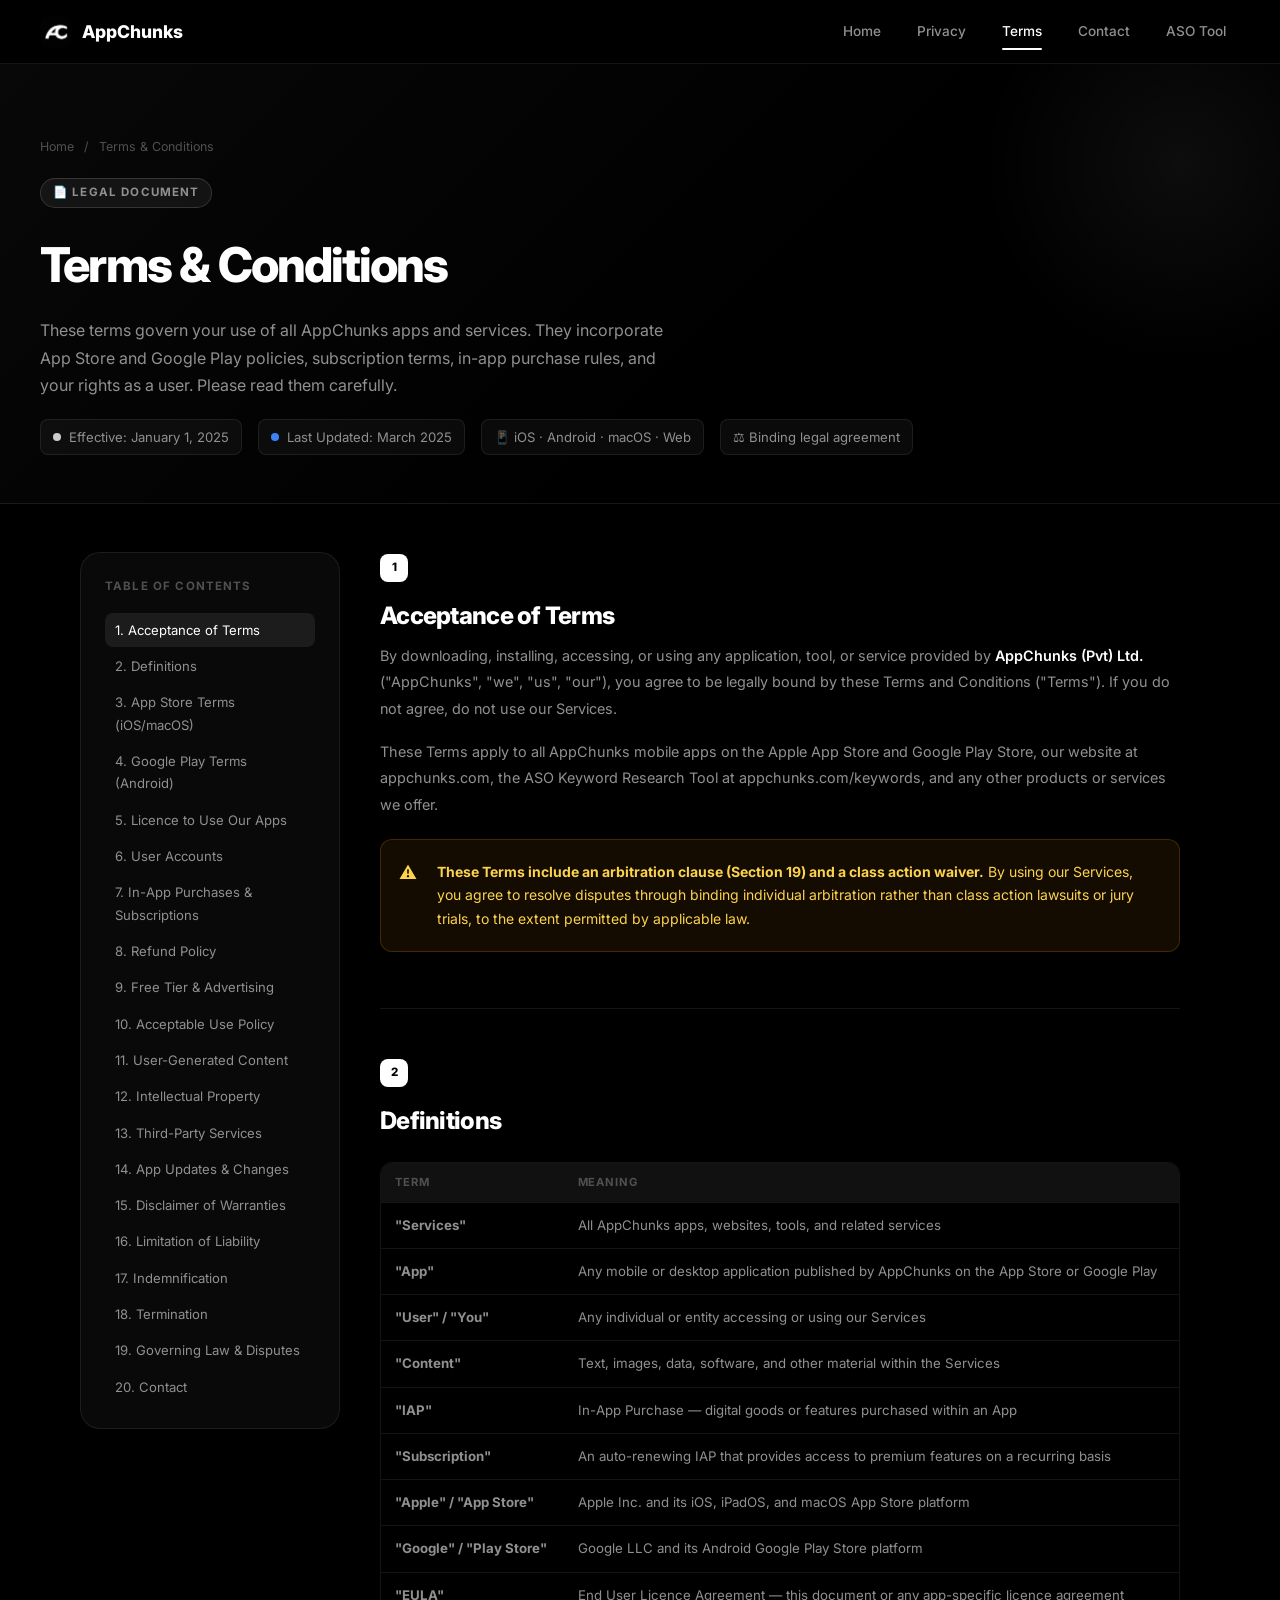
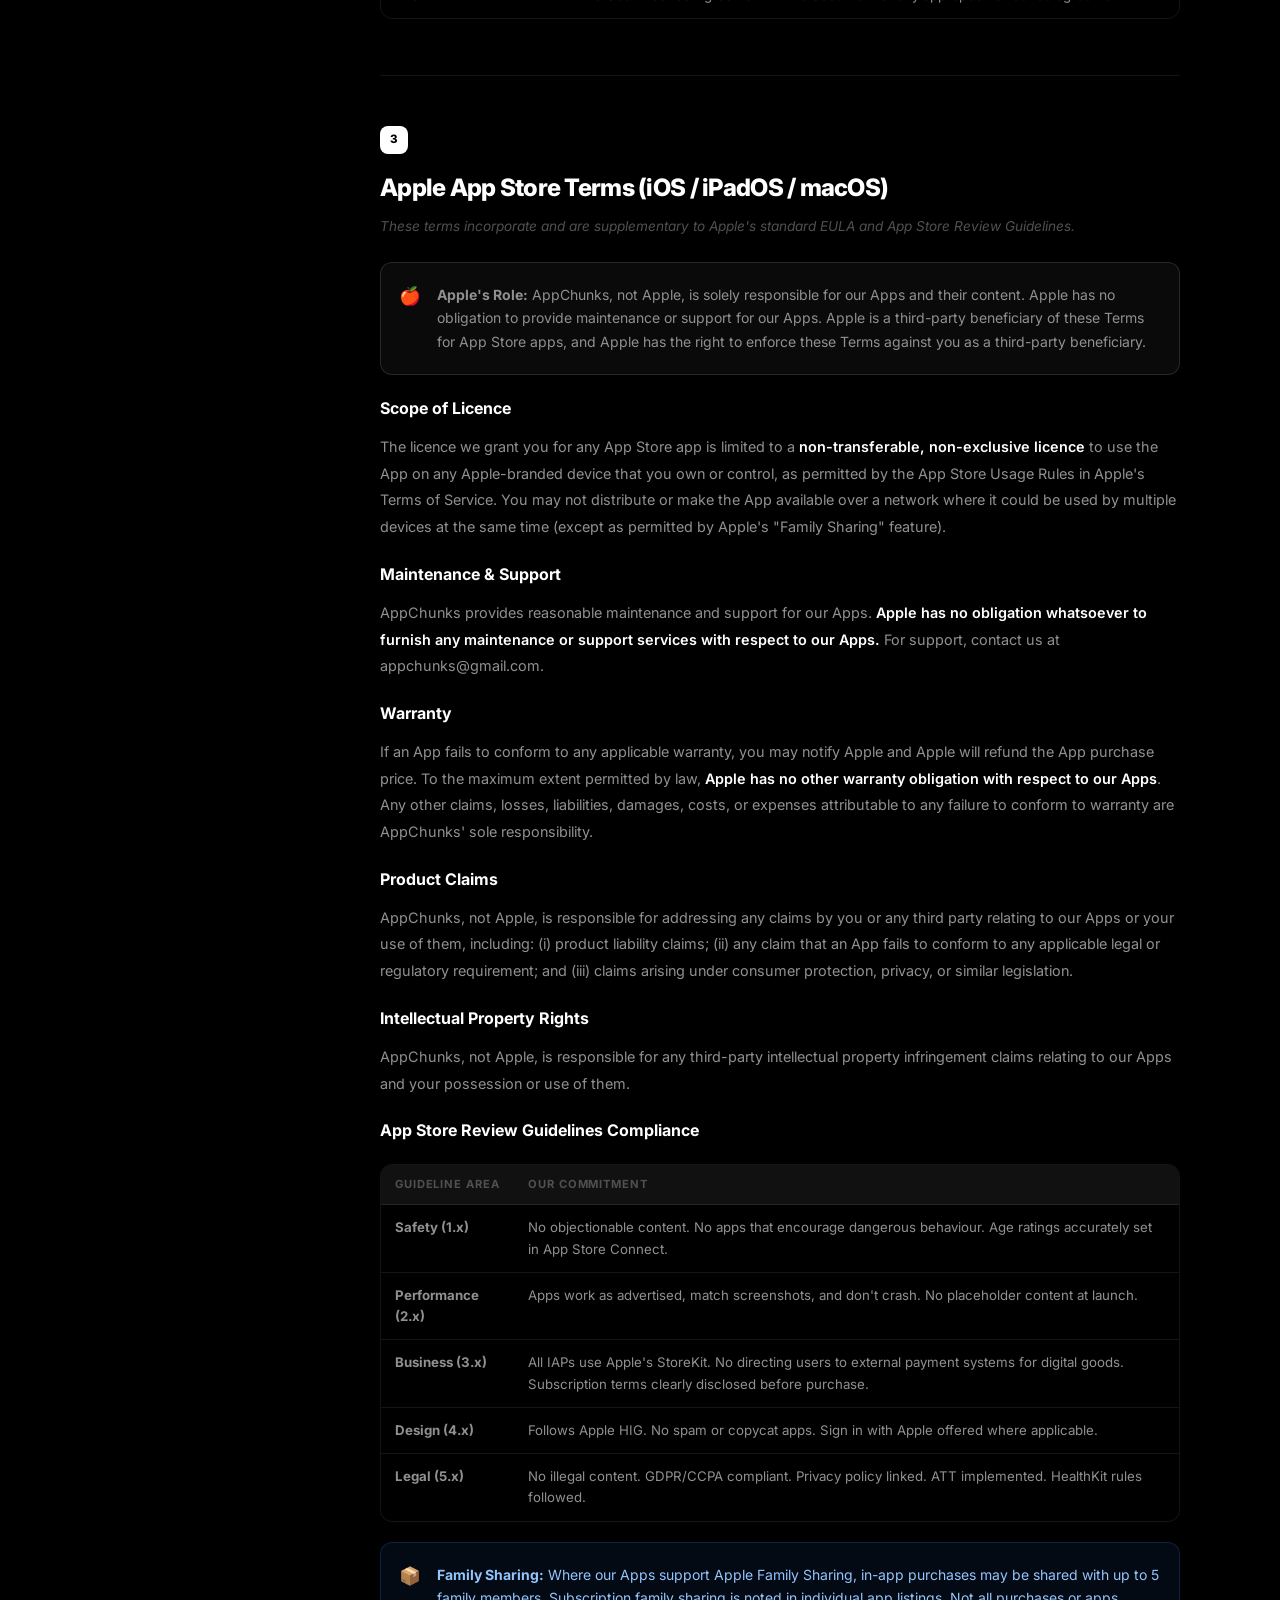
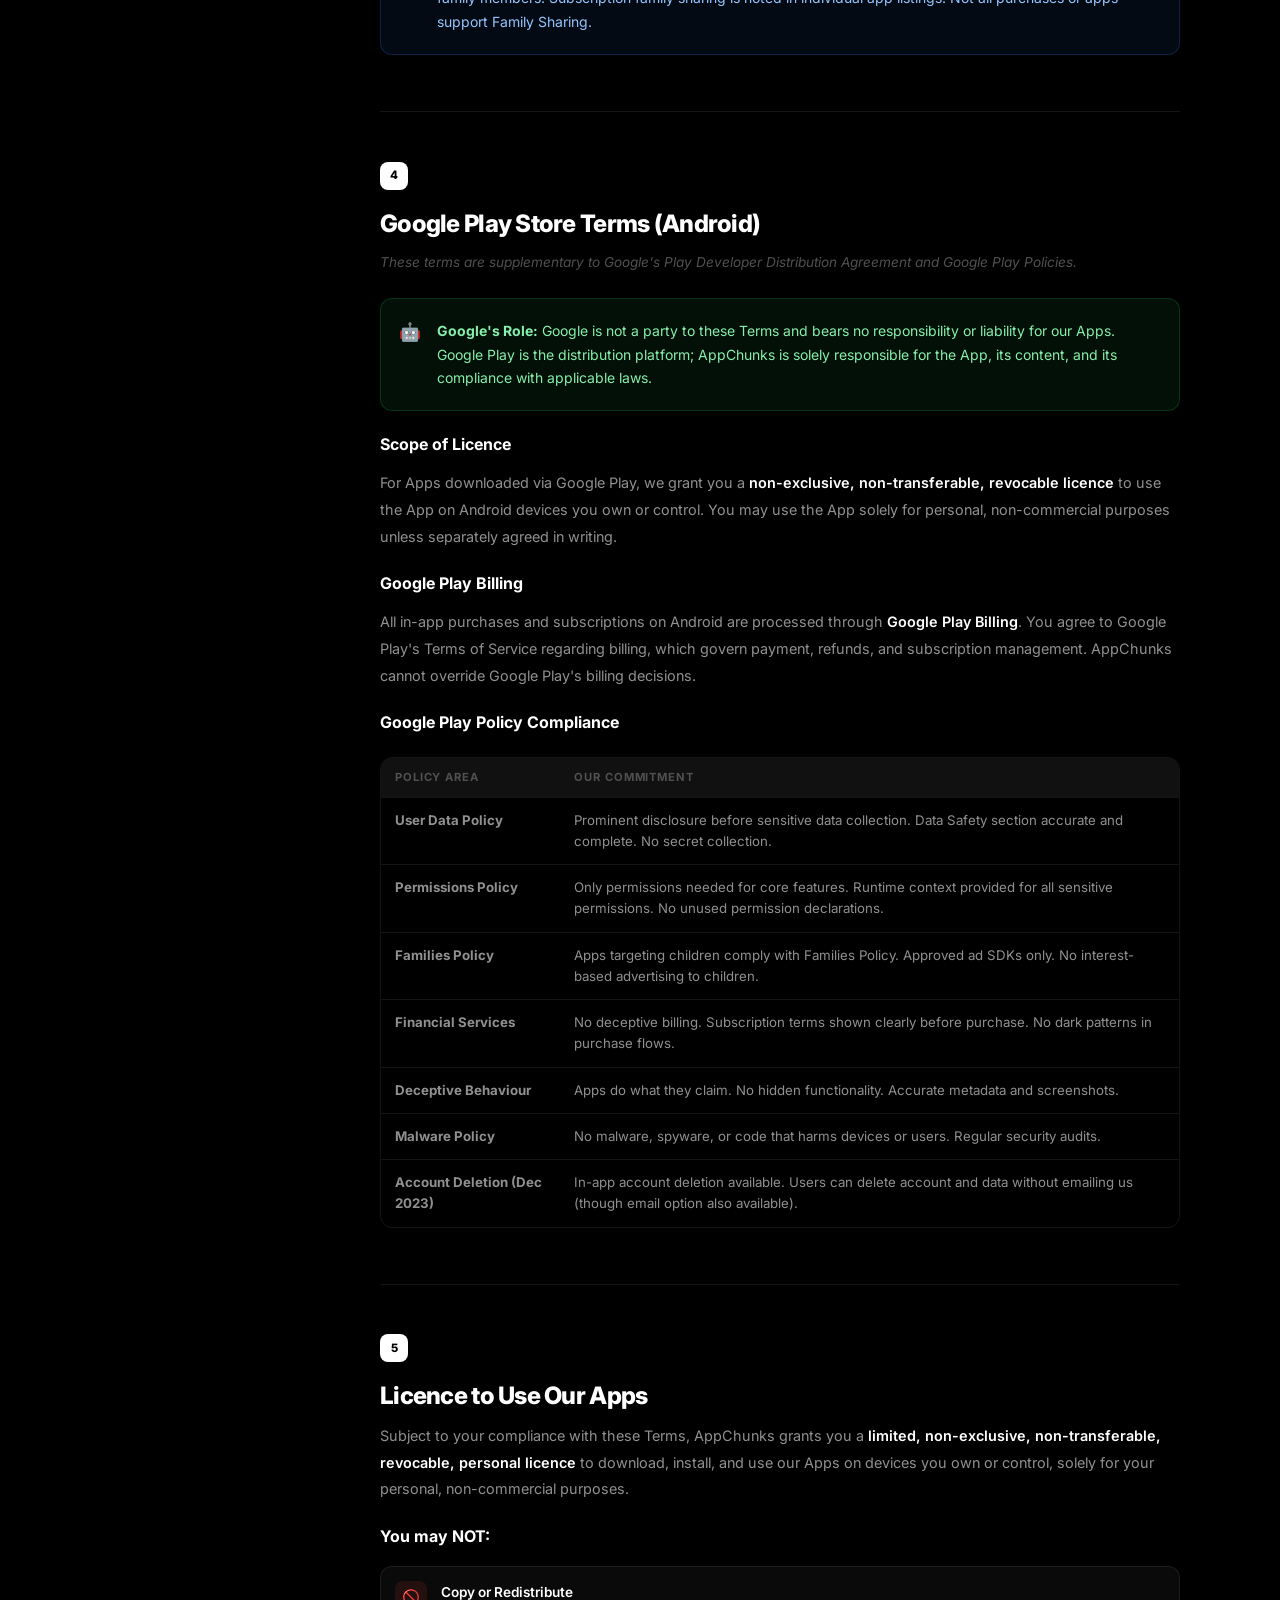
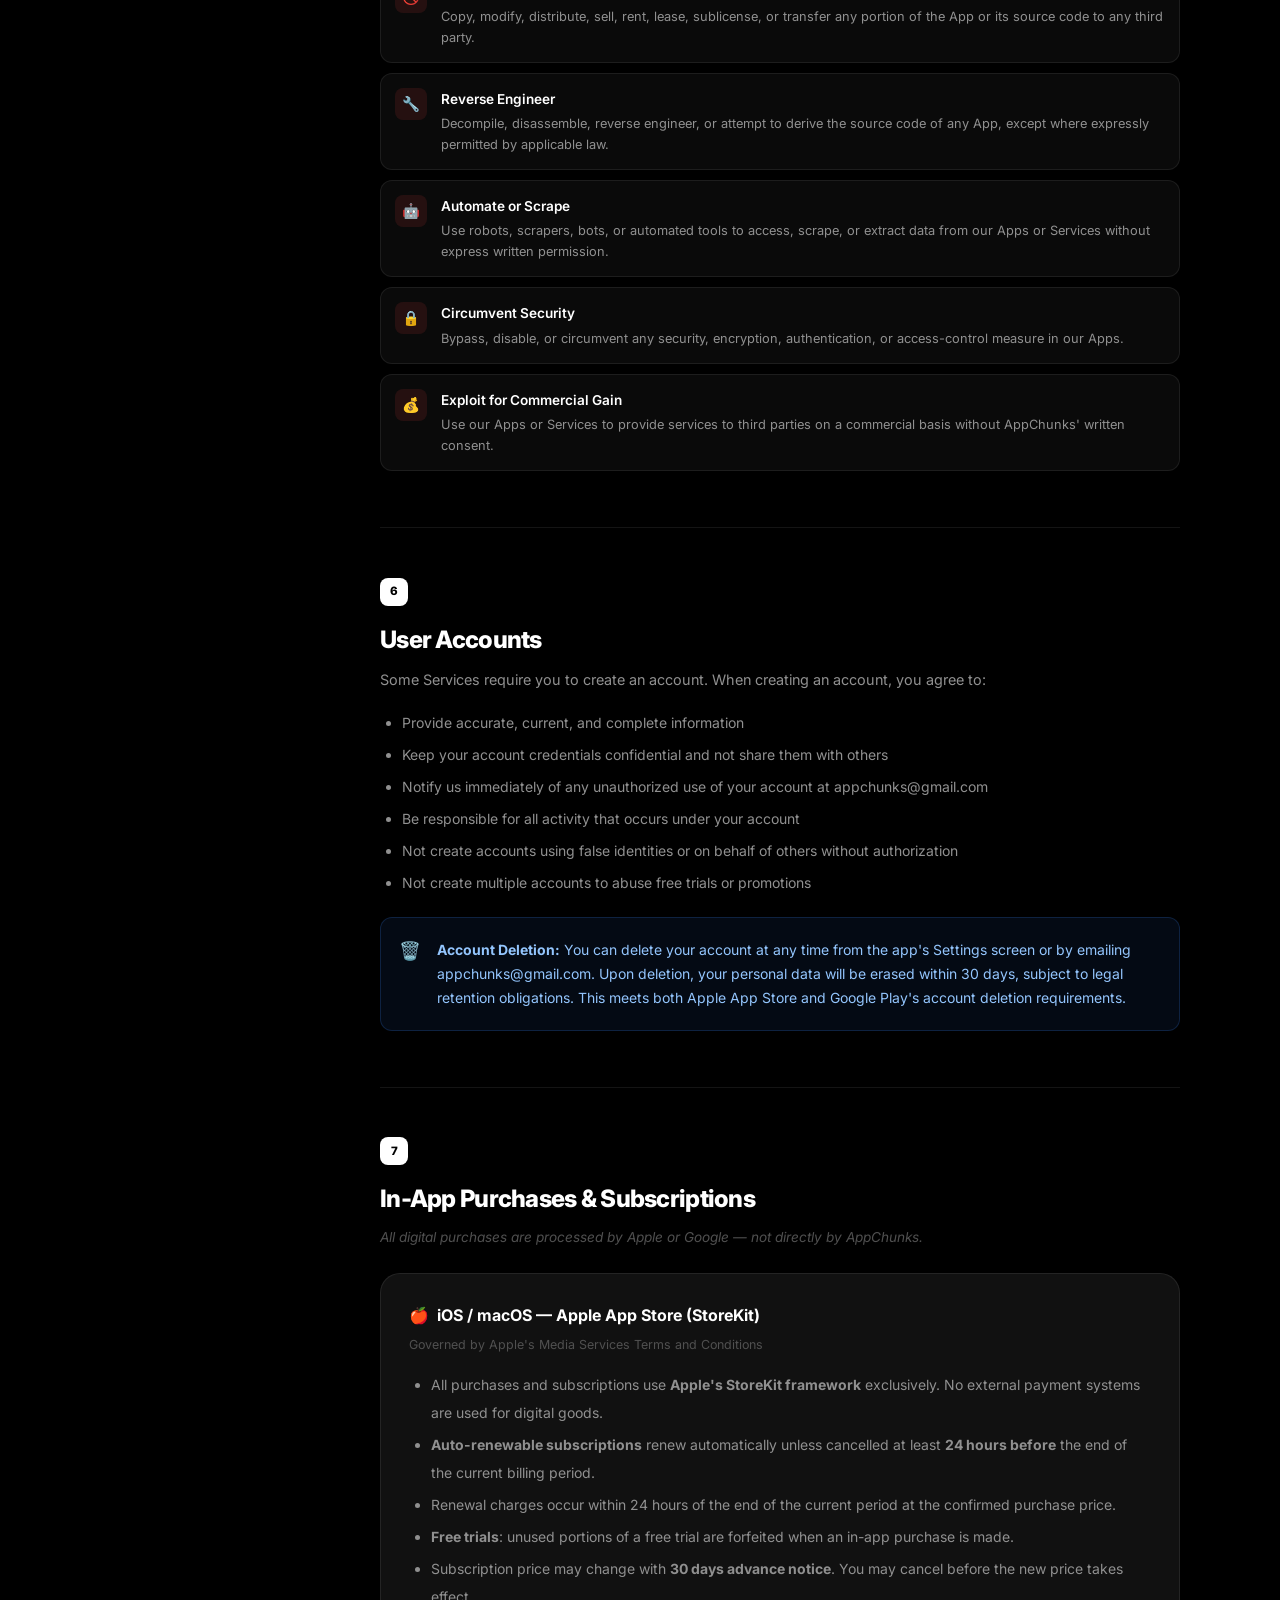
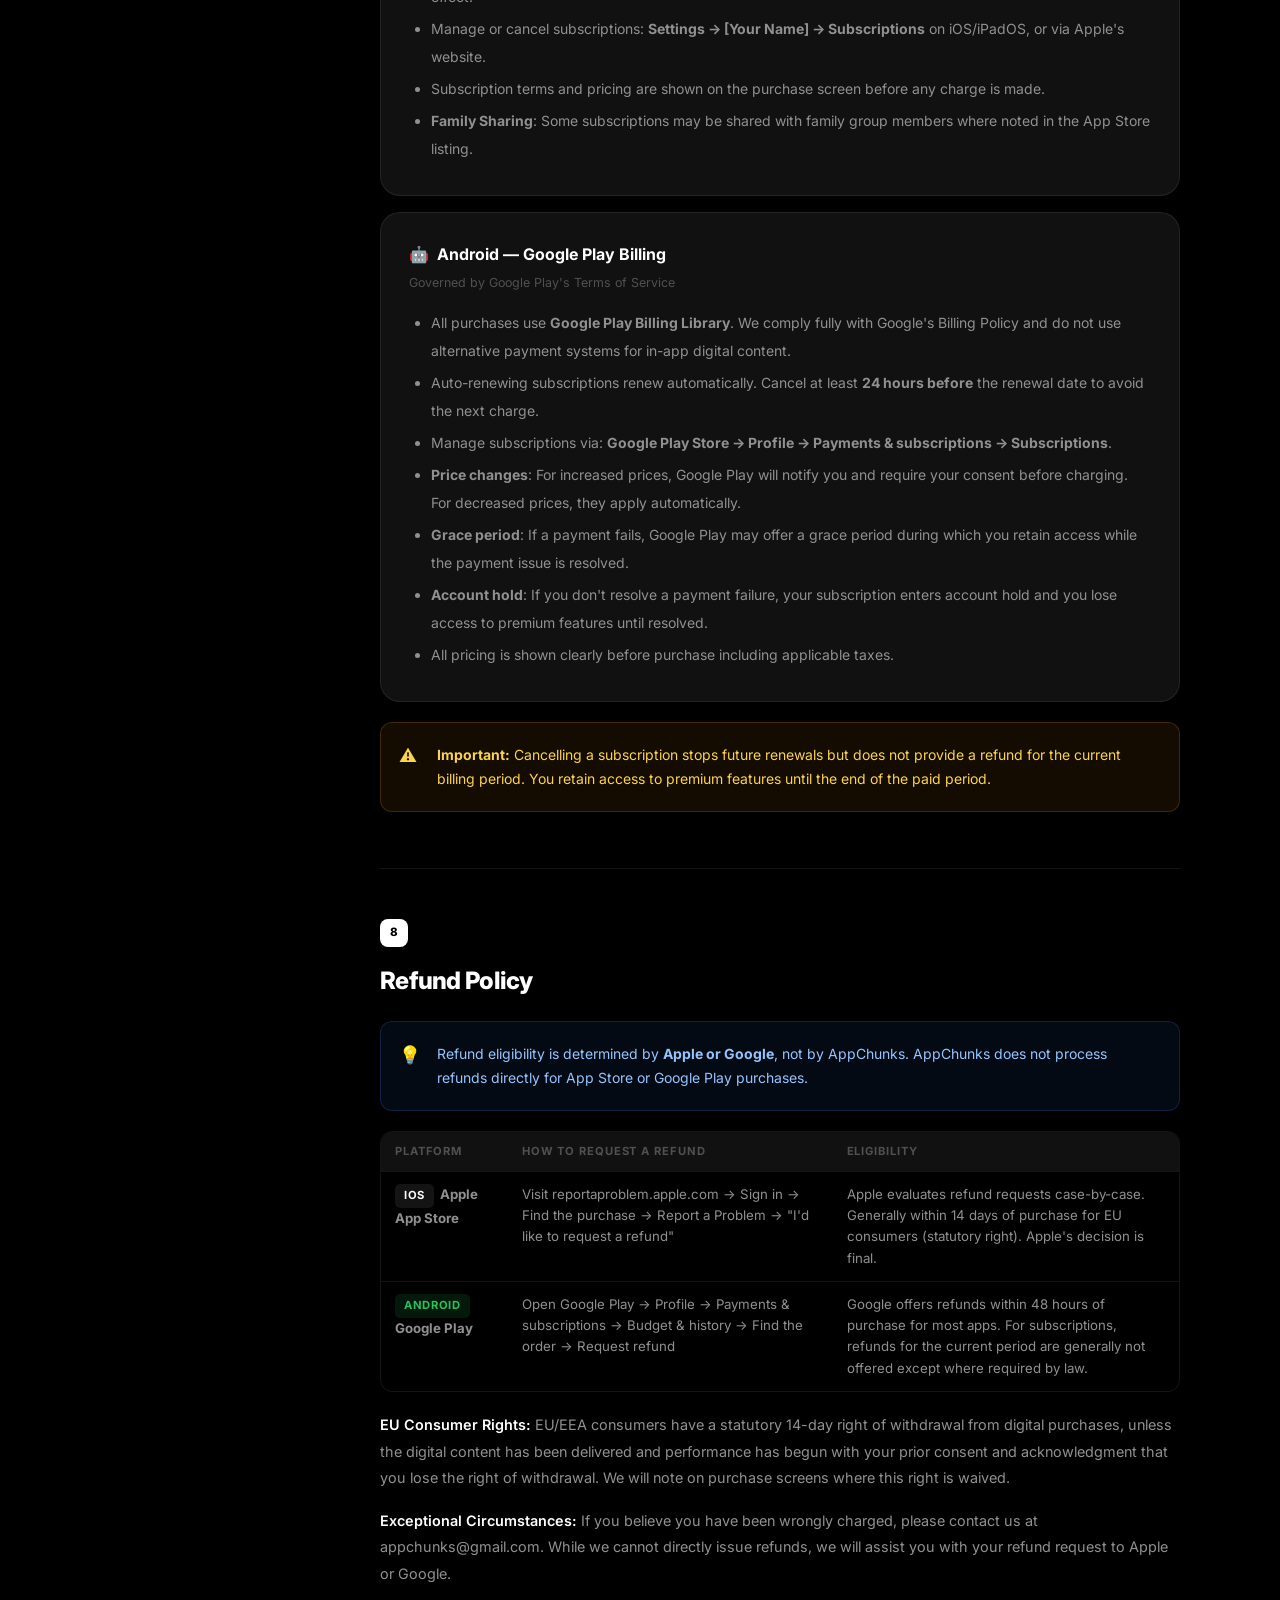
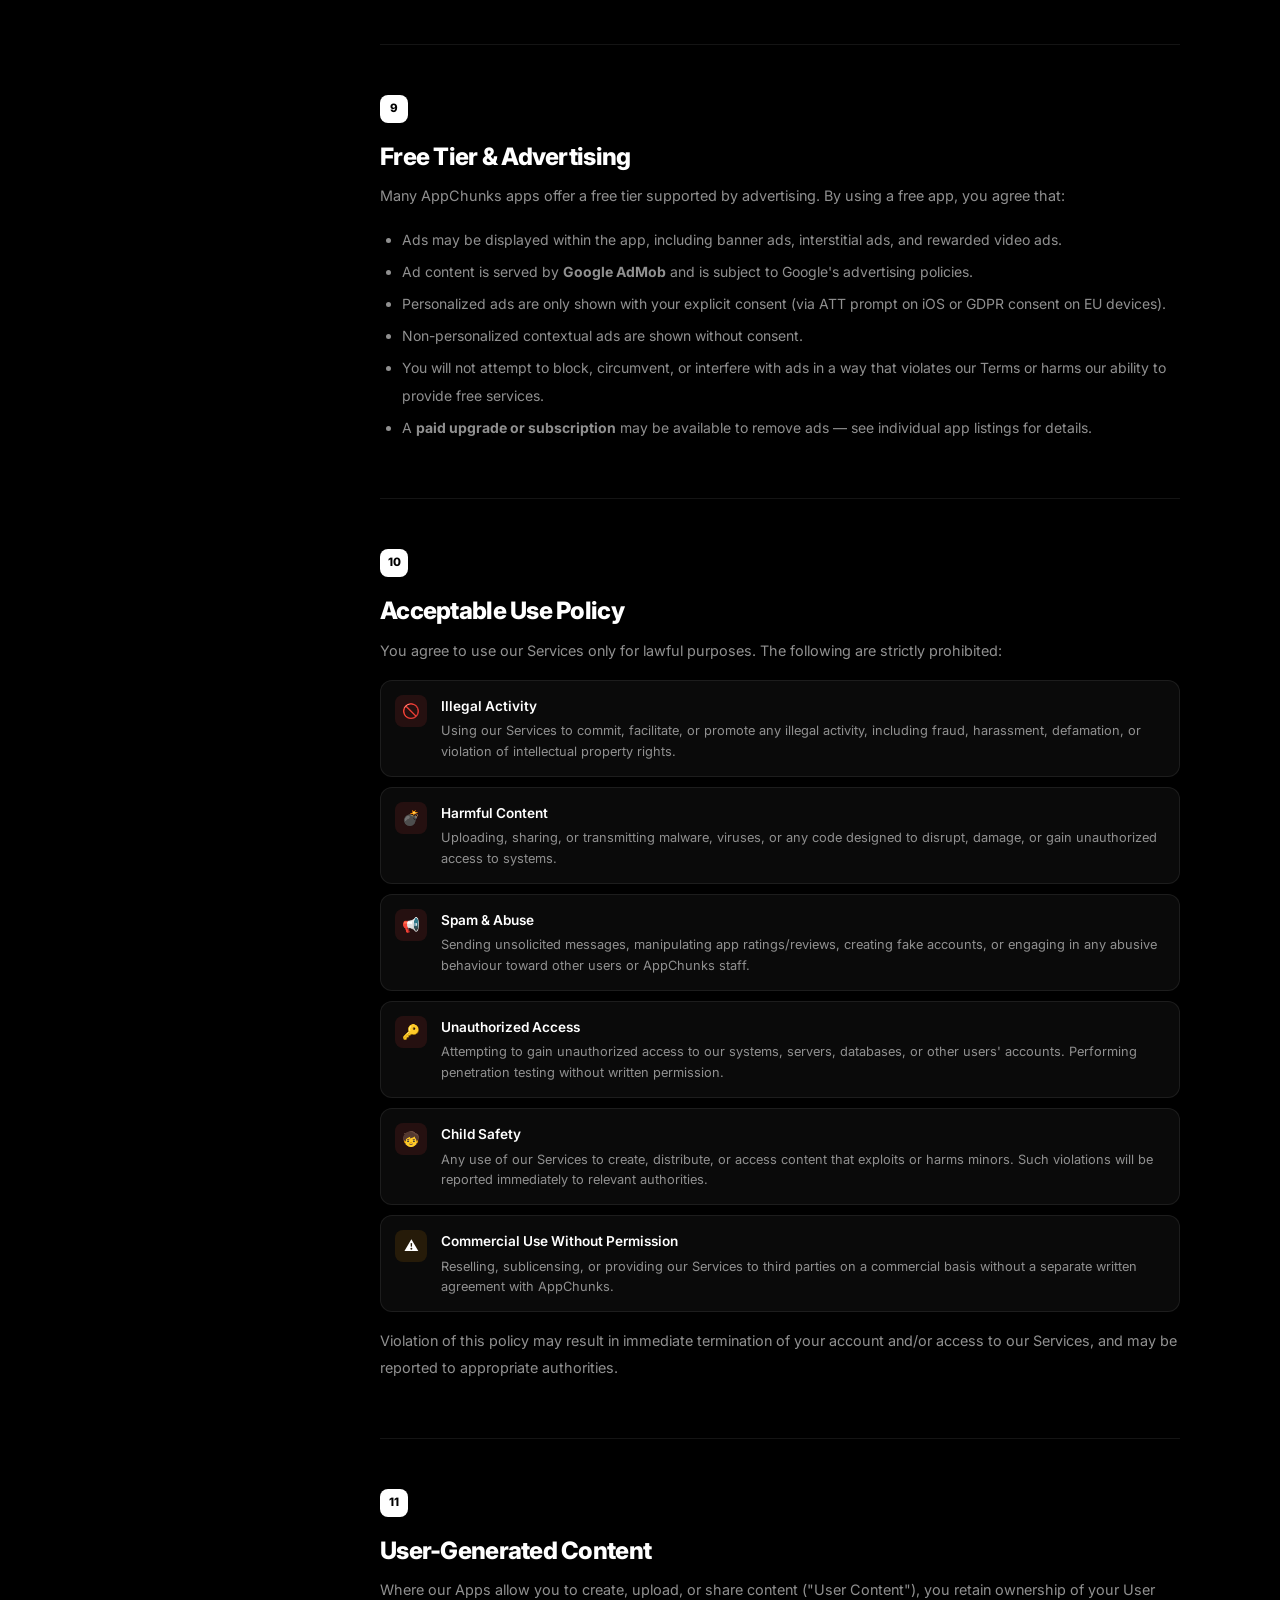
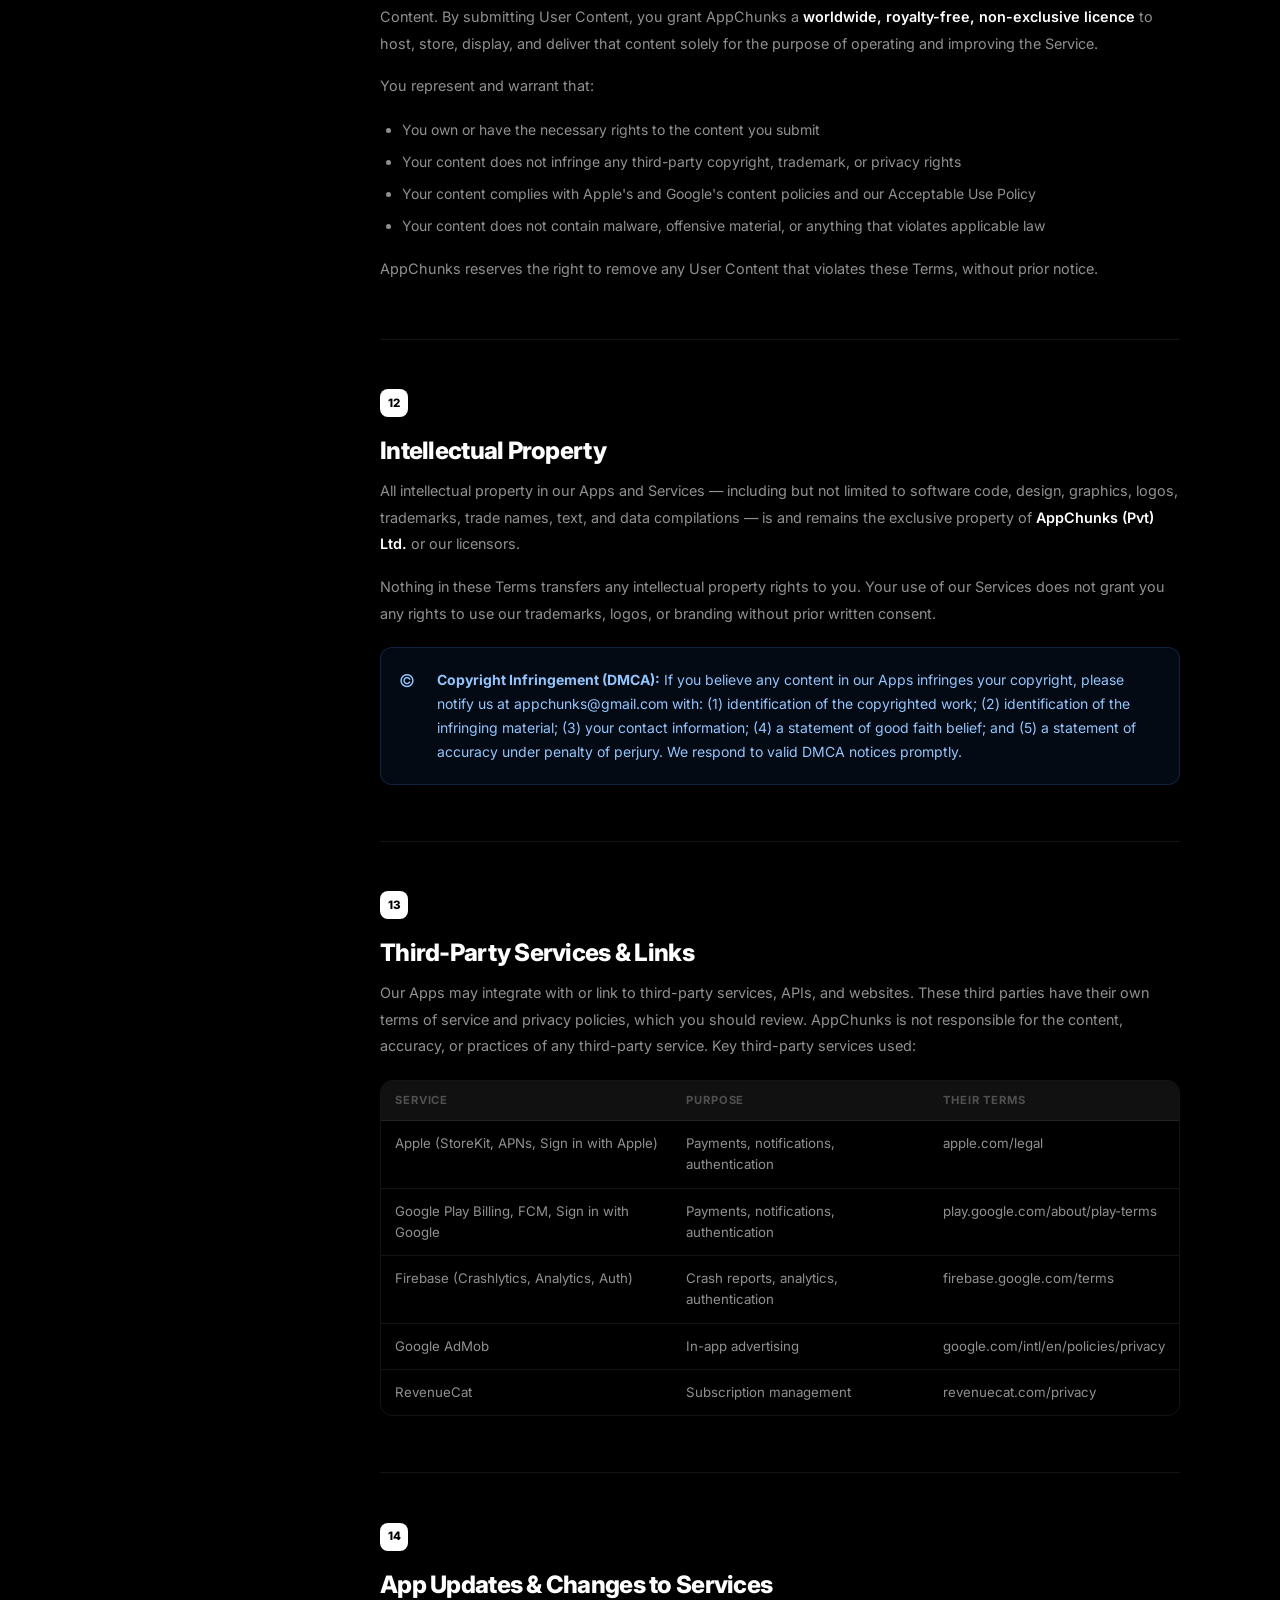
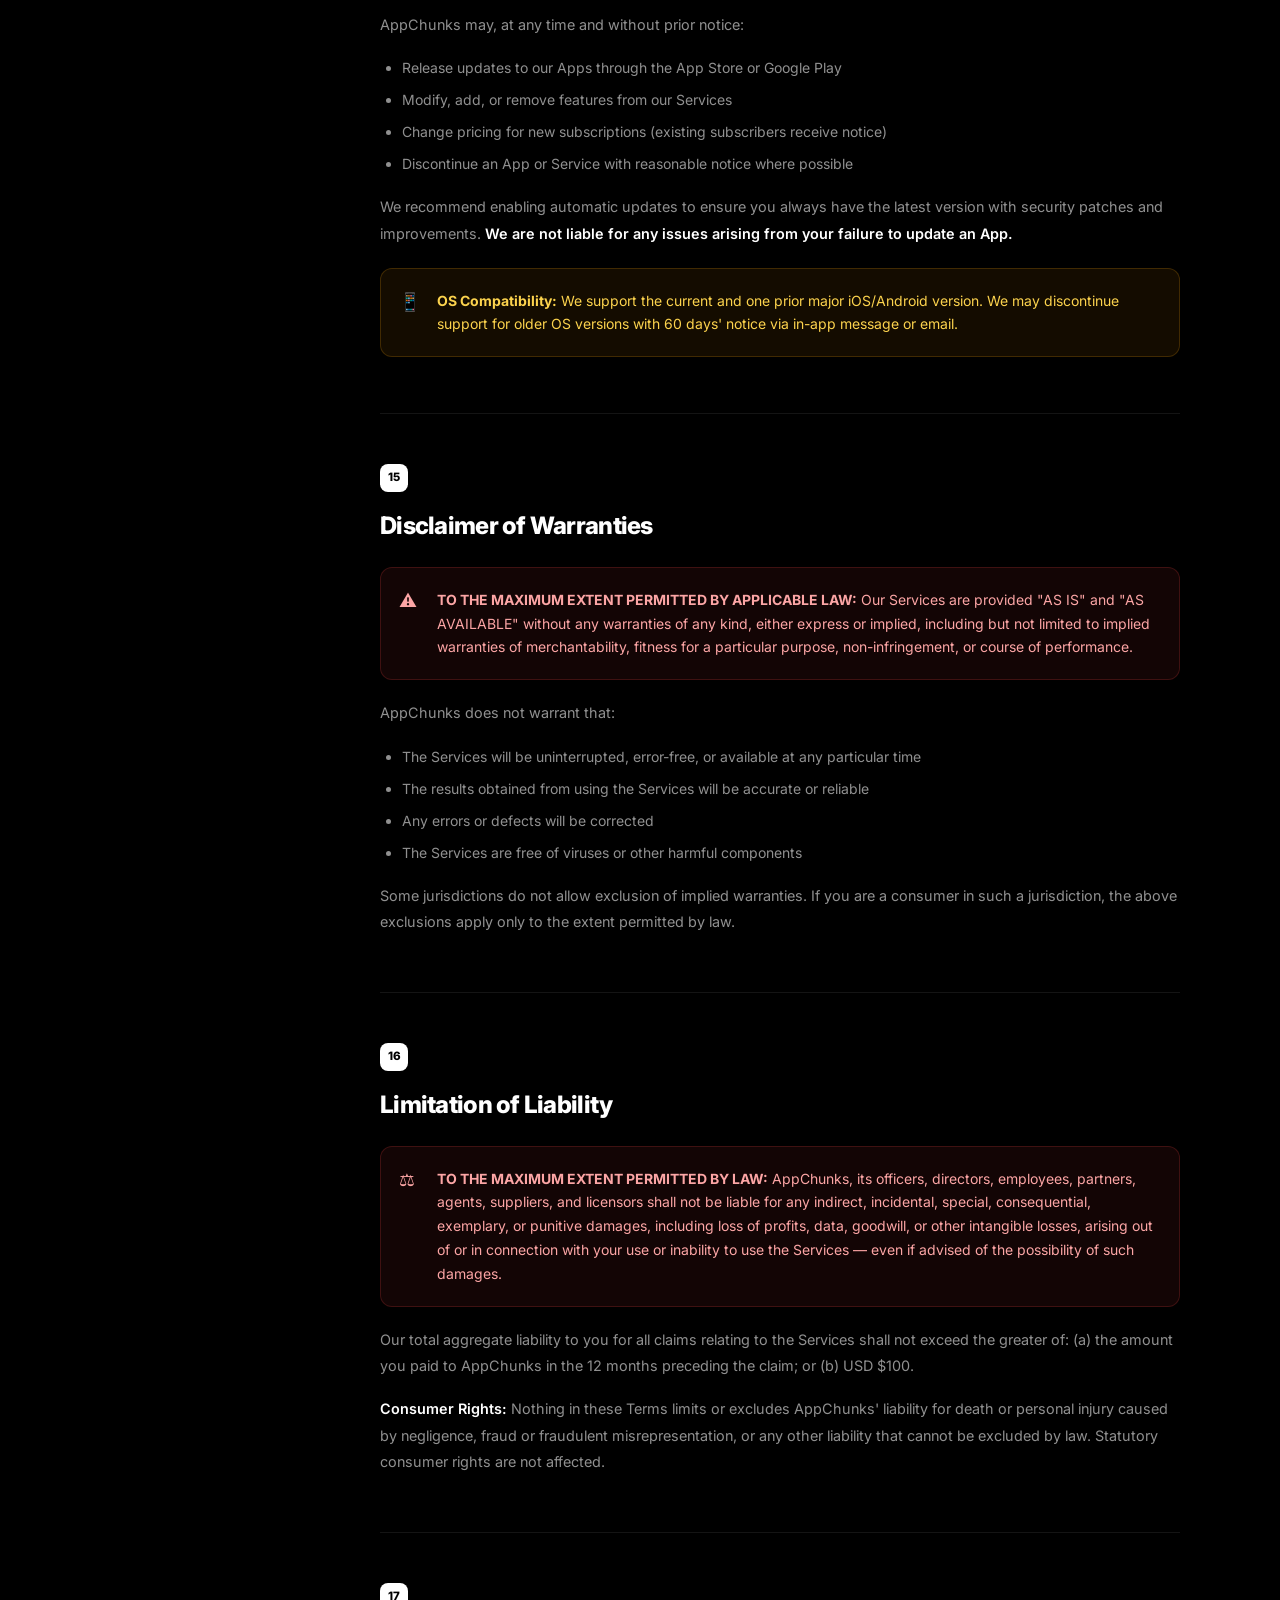
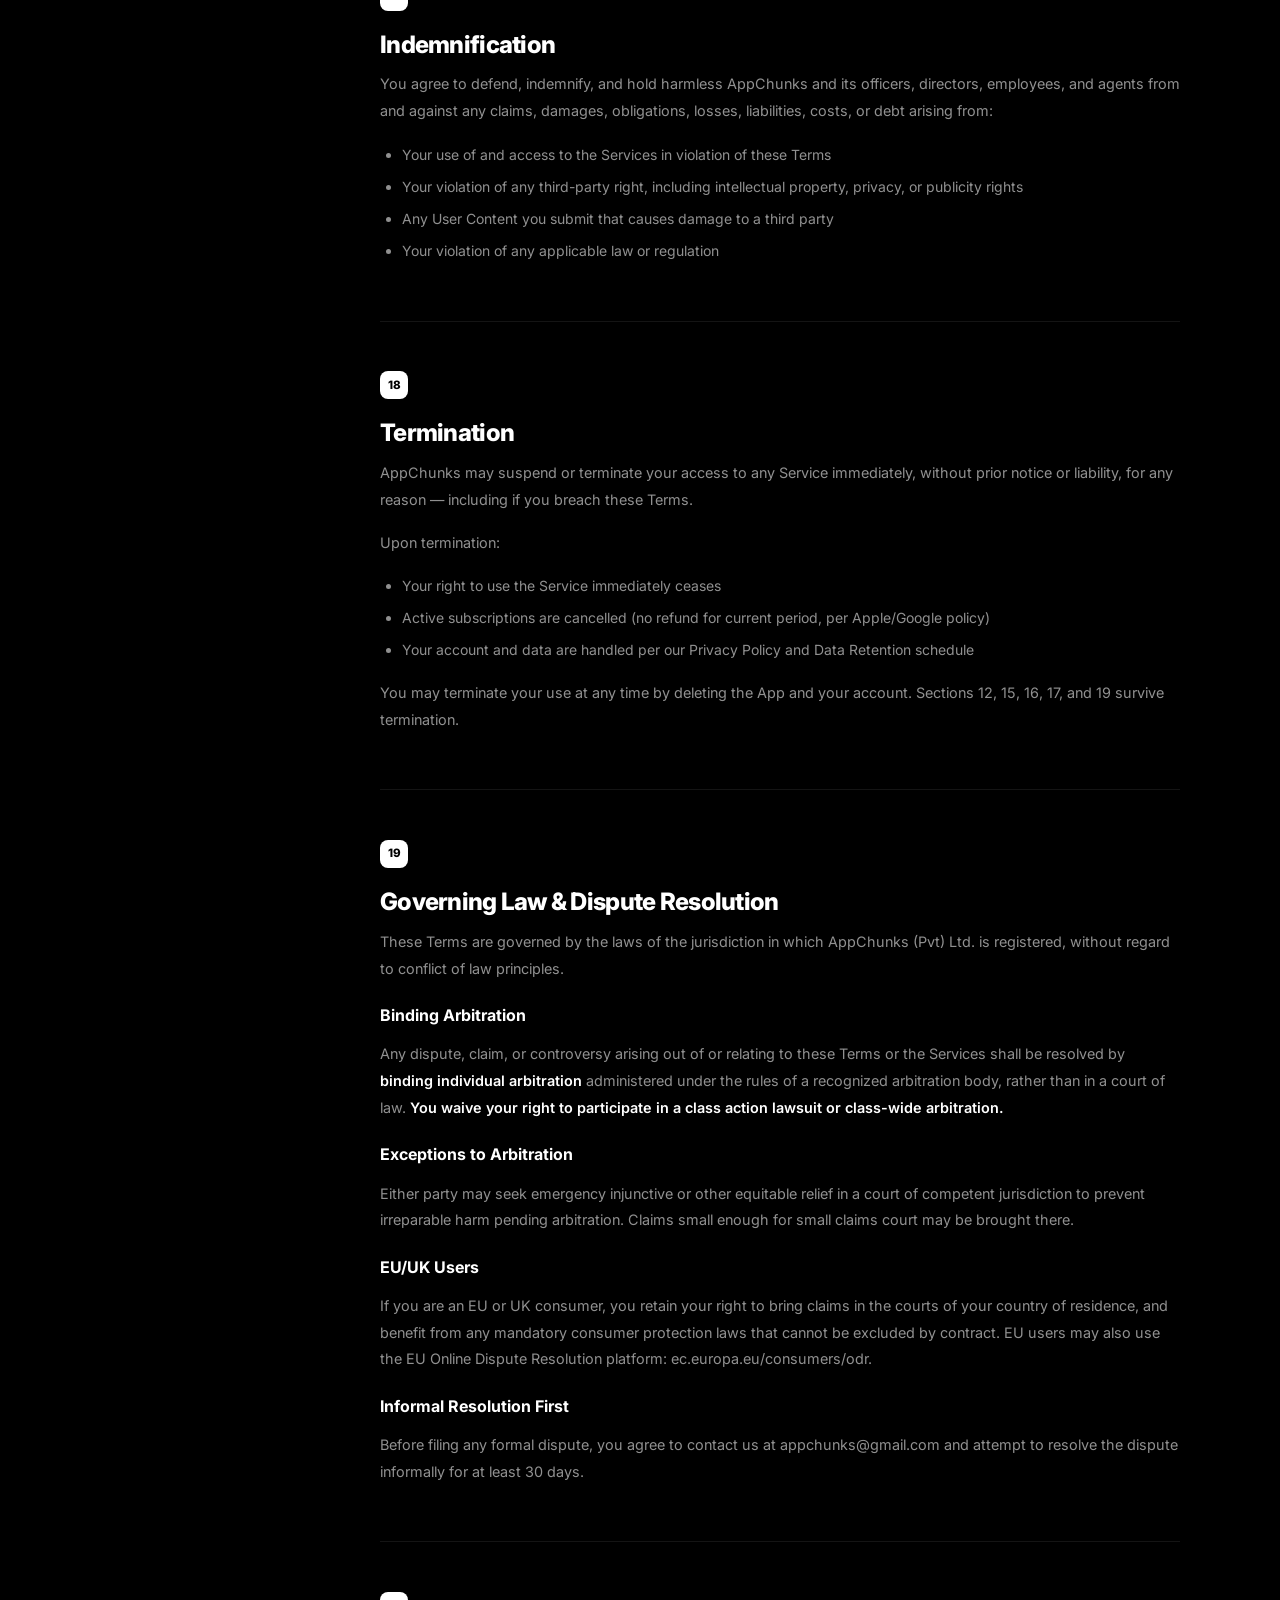
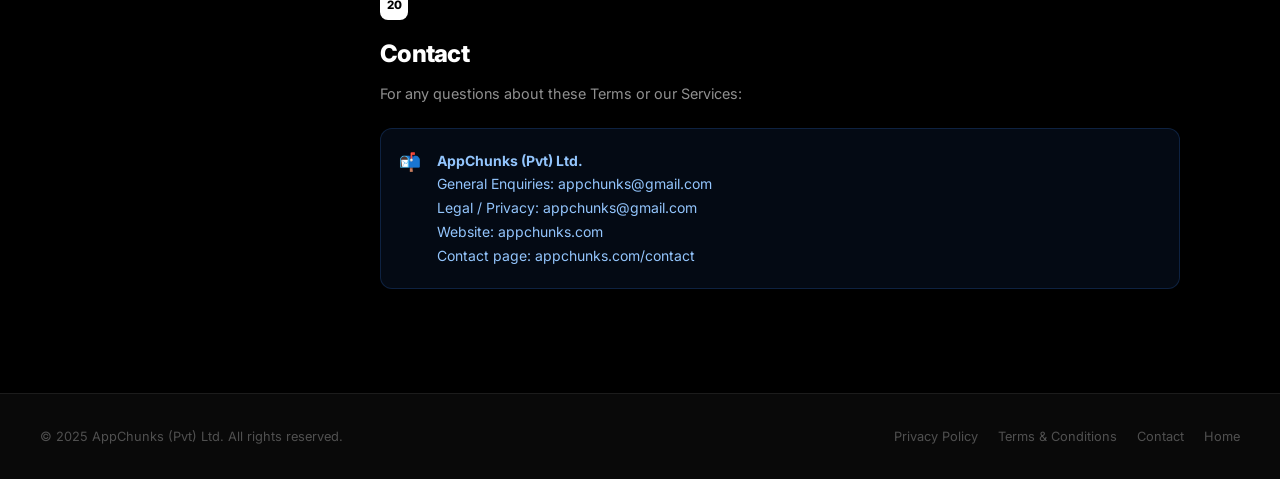
<file: terms.html>
<!DOCTYPE html>
<html lang="en">
<head>
  <meta charset="UTF-8"/>
  <meta name="viewport" content="width=device-width, initial-scale=1.0"/>
  <title>Terms & Conditions — AppChunks</title>
  <meta name="description" content="AppChunks Terms & Conditions — Rules governing the use of our apps, services, subscriptions, and in-app purchases on iOS and Android."/>
  <link rel="icon" type="image/x-icon" href="/images/favicon.ico"/>
  <link rel="preconnect" href="https://fonts.googleapis.com"/>
  <link rel="preconnect" href="https://fonts.gstatic.com" crossorigin/>
  <link href="https://fonts.googleapis.com/css2?family=Inter:wght@300;400;500;600;700;800&display=swap" rel="stylesheet"/>
  <script async src="https://pagead2.googlesyndication.com/pagead/js/adsbygoogle.js?client=ca-pub-1702155776302125" crossorigin="anonymous"></script>
<style>
:root{
  --bg:#000000;--bg2:#090909;--bg3:#111111;
  --surface:rgba(255,255,255,0.04);--border:rgba(255,255,255,0.08);--border2:rgba(255,255,255,0.16);
  --text:#ffffff;--text2:#909090;--text3:#505050;
  --accent:#ffffff;--accent2:#cccccc;
  --green:#22c55e;--yellow:#f59e0b;--red:#ef4444;--blue:#3b82f6;
  --grad:linear-gradient(135deg,#ffffff,#aaaaaa);
  --r:12px;--r2:20px;--font:'Inter',system-ui,sans-serif;
}
*,*::before,*::after{box-sizing:border-box;margin:0;padding:0}
html{scroll-behavior:smooth;-webkit-font-smoothing:antialiased}
body{font-family:var(--font);background:var(--bg);color:var(--text);line-height:1.7;font-size:16px}
a{color:var(--text2);text-decoration:none}
a:hover{color:var(--text);text-decoration:underline}
::-webkit-scrollbar{width:5px}
::-webkit-scrollbar-track{background:var(--bg)}
::-webkit-scrollbar-thumb{background:#333;border-radius:3px}

nav{
  position:sticky;top:0;z-index:100;height:64px;
  display:flex;align-items:center;justify-content:space-between;
  padding:0 max(24px,calc((100vw - 1200px)/2));
  background:rgba(0,0,0,0.92);backdrop-filter:blur(20px);
  border-bottom:1px solid var(--border);
}
.nav-logo{display:flex;align-items:center;gap:10px;font-size:1.1rem;font-weight:800;color:var(--text)}
.nav-logo-icon{width:32px;height:32px;border-radius:8px;overflow:hidden;flex-shrink:0}
.nav-logo-icon img{width:100%;height:100%;display:block}
.nav-logo span{color:#ffffff}
.nav-links{display:flex;gap:8px}
.nav-links a{padding:7px 14px;border-radius:8px;font-size:0.85rem;font-weight:500;color:var(--text2);transition:all 0.2s}
.nav-links a:hover{color:var(--text);background:var(--surface);text-decoration:none}
.nav-links a.active{color:#ffffff}

.page-hero{
  padding:72px max(24px,calc((100vw - 1200px)/2)) 48px;
  background:linear-gradient(135deg,rgba(255,255,255,0.03) 0%,transparent 60%);
  border-bottom:1px solid var(--border);position:relative;overflow:hidden;
}
.page-hero::before{content:'';position:absolute;top:-100px;right:-100px;width:400px;height:400px;border-radius:50%;background:radial-gradient(circle,rgba(255,255,255,0.05),transparent 70%);pointer-events:none}
.breadcrumb{display:flex;align-items:center;gap:6px;font-size:0.78rem;color:var(--text3);margin-bottom:20px}
.breadcrumb a{color:var(--text3);transition:color 0.2s}
.breadcrumb a:hover{color:var(--text);text-decoration:none}
.page-tag{display:inline-flex;align-items:center;gap:6px;font-size:0.72rem;font-weight:700;letter-spacing:0.1em;text-transform:uppercase;color:var(--text2);background:rgba(255,255,255,0.06);border:1px solid rgba(255,255,255,0.14);padding:4px 12px;border-radius:20px;margin-bottom:16px}
.page-title{font-size:clamp(2rem,4vw,3rem);font-weight:800;letter-spacing:-0.04em;margin-bottom:12px}
.page-meta{display:flex;flex-wrap:wrap;gap:16px;margin-top:20px}
.meta-item{display:flex;align-items:center;gap:8px;font-size:0.82rem;color:var(--text2);background:var(--surface);border:1px solid var(--border);border-radius:8px;padding:6px 12px}
.meta-dot{width:8px;height:8px;border-radius:50%}
.meta-dot.purple{background:var(--accent2)}
.meta-dot.blue{background:var(--blue)}

.layout{display:grid;grid-template-columns:260px 1fr;gap:40px;max-width:1200px;margin:0 auto;padding:48px max(24px,calc((100vw - 1200px)/2));align-items:start}
@media(max-width:900px){.layout{grid-template-columns:1fr}.toc{display:none}}

.toc{position:sticky;top:80px;background:var(--bg2);border:1px solid var(--border);border-radius:var(--r2);padding:24px}
.toc-title{font-size:0.72rem;font-weight:700;letter-spacing:0.1em;text-transform:uppercase;color:var(--text3);margin-bottom:16px}
.toc-list{list-style:none;display:flex;flex-direction:column;gap:2px}
.toc-list a{display:block;padding:6px 10px;border-radius:8px;font-size:0.82rem;color:var(--text2);transition:all 0.2s}
.toc-list a:hover{color:var(--text);background:rgba(255,255,255,0.06);text-decoration:none}
.toc-list a.active{color:var(--text);background:rgba(255,255,255,0.08)}

.content{max-width:800px}
.policy-section{margin-bottom:56px;scroll-margin-top:90px}
.section-num{display:inline-flex;align-items:center;justify-content:center;width:28px;height:28px;border-radius:8px;background:#ffffff;color:#000000;font-size:0.72rem;font-weight:800;margin-bottom:14px}
.section-title-main{font-size:1.5rem;font-weight:800;letter-spacing:-0.03em;margin-bottom:6px}
.section-subtitle{font-size:0.85rem;color:var(--text3);margin-bottom:24px;font-style:italic}
.policy-text{font-size:0.9rem;color:var(--text2);line-height:1.85;margin-bottom:16px}
.policy-text strong{color:var(--text);font-weight:600}
.policy-list{color:var(--text2);font-size:0.875rem;padding-left:22px;line-height:2;margin-bottom:16px}
.policy-list li{margin-bottom:4px}

.callout{border-radius:var(--r);padding:20px 20px 20px 56px;margin:20px 0;position:relative;font-size:0.875rem;line-height:1.7}
.callout::before{content:attr(data-icon);position:absolute;left:18px;top:18px;font-size:1.1rem}
.callout.info{background:rgba(59,130,246,0.08);border:1px solid rgba(59,130,246,0.2);color:#93c5fd}
.callout.warn{background:rgba(245,158,11,0.08);border:1px solid rgba(245,158,11,0.2);color:#fcd34d}
.callout.success{background:rgba(34,197,94,0.08);border:1px solid rgba(34,197,94,0.2);color:#86efac}
.callout.danger{background:rgba(239,68,68,0.08);border:1px solid rgba(239,68,68,0.2);color:#fca5a5}
.callout.purple{background:rgba(255,255,255,0.04);border:1px solid rgba(255,255,255,0.12);color:var(--text2)}

.data-table-wrap{overflow-x:auto;margin:20px 0;border-radius:var(--r);border:1px solid var(--border)}
.data-table{width:100%;border-collapse:collapse;font-size:0.83rem}
.data-table th{background:var(--bg3);padding:10px 14px;text-align:left;font-size:0.7rem;font-weight:700;letter-spacing:0.08em;text-transform:uppercase;color:var(--text3);border-bottom:1px solid var(--border)}
.data-table td{padding:12px 14px;color:var(--text2);border-bottom:1px solid var(--border);vertical-align:top;line-height:1.6}
.data-table tr:last-child td{border-bottom:none}
.data-table tr:hover td{background:var(--surface)}

.platform-tag{display:inline-flex;align-items:center;gap:5px;font-size:0.7rem;font-weight:700;letter-spacing:0.06em;text-transform:uppercase;padding:3px 9px;border-radius:5px;margin-right:6px}
.platform-ios{background:rgba(255,255,255,0.08);color:var(--text)}
.platform-android{background:rgba(34,197,94,0.12);color:var(--green)}
.platform-both{background:rgba(255,255,255,0.08);color:var(--text2)}

.rule-list{display:flex;flex-direction:column;gap:10px;margin:16px 0}
.rule-item{display:flex;gap:14px;align-items:flex-start;background:var(--surface);border:1px solid var(--border);border-radius:var(--r);padding:14px}
.rule-icon{width:32px;height:32px;border-radius:8px;flex-shrink:0;display:flex;align-items:center;justify-content:center;font-size:0.9rem}
.rule-icon.red{background:rgba(239,68,68,0.12)}
.rule-icon.green{background:rgba(34,197,94,0.12)}
.rule-icon.yellow{background:rgba(245,158,11,0.12)}
.rule-title{font-size:0.85rem;font-weight:600;margin-bottom:3px}
.rule-desc{font-size:0.8rem;color:var(--text2);line-height:1.6}

.iap-card{background:var(--bg3);border:1px solid var(--border);border-radius:var(--r2);padding:28px;margin:16px 0}
.iap-card-title{font-size:1rem;font-weight:700;margin-bottom:4px;display:flex;align-items:center;gap:8px}
.iap-card-sub{font-size:0.78rem;color:var(--text3);margin-bottom:16px}

.section-divider{height:1px;background:var(--border);margin:48px 0}

footer{background:var(--bg2);border-top:1px solid var(--border);padding:32px max(24px,calc((100vw - 1200px)/2));display:flex;align-items:center;justify-content:space-between;flex-wrap:wrap;gap:16px}
.footer-copy{font-size:0.8rem;color:var(--text3)}
.footer-legal{display:flex;gap:20px}
.footer-legal a{font-size:0.8rem;color:var(--text3);transition:color 0.2s}
.footer-legal a:hover{color:var(--accent);text-decoration:none}

.reveal{opacity:0;transform:translateY(24px);transition:opacity 0.7s cubic-bezier(0.25,0.46,0.45,0.94),transform 0.7s cubic-bezier(0.25,0.46,0.45,0.94)}
.reveal.in{opacity:1;transform:none}

/* page load */
@keyframes pageLoad{from{opacity:0}to{opacity:1}}
body{animation:pageLoad 0.5s ease both}

/* scroll progress */
.scroll-progress{position:fixed;top:0;left:0;height:2px;background:linear-gradient(90deg,rgba(255,255,255,0.8),rgba(255,255,255,0.4));z-index:1001;width:0;transition:width 0.1s linear;box-shadow:0 0 8px rgba(255,255,255,0.3)}

/* section hover lift */
.policy-section{transition:transform 0.3s,box-shadow 0.3s}
.policy-section:hover{transform:translateY(-2px);box-shadow:0 4px 16px rgba(0,0,0,0.3)}

/* nav link underline */
.nav-links a{position:relative}
.nav-links a::after{content:'';position:absolute;bottom:0;left:50%;width:0;height:2px;background:#ffffff;transition:width 0.3s,left 0.3s;border-radius:1px}
.nav-links a:hover::after,.nav-links a.active::after{width:60%;left:20%}

/* footer link underline */
.footer-legal a{position:relative}
.footer-legal a::after{content:'';position:absolute;bottom:-2px;left:0;width:0;height:1px;background:var(--accent);transition:width 0.3s}
.footer-legal a:hover::after{width:100%}
</style>
</head>
<body>

<nav>
  <a href="/" class="nav-logo">
    <div class="nav-logo-icon"><img src="/images/logo.png" alt="AppChunks"/></div>
    <span>AppChunks</span>
  </a>
  <div class="nav-links">
    <a href="/">Home</a>
    <a href="/privacy.html">Privacy</a>
    <a href="/terms.html" class="active">Terms</a>
    <a href="/contact.html">Contact</a>
    <a href="/keywords/">ASO Tool</a>
  </div>
</nav>

<div class="page-hero">
  <div class="breadcrumb">
    <a href="/">Home</a><span style="margin:0 4px;color:var(--text3)">/</span>
    <span>Terms & Conditions</span>
  </div>
  <div class="page-tag">📄 Legal Document</div>
  <h1 class="page-title">Terms & Conditions</h1>
  <p style="color:var(--text2);font-size:1rem;max-width:640px">
    These terms govern your use of all AppChunks apps and services. They incorporate App Store and Google Play policies, subscription terms, in-app purchase rules, and your rights as a user. Please read them carefully.
  </p>
  <div class="page-meta">
    <div class="meta-item"><div class="meta-dot purple"></div> Effective: January 1, 2025</div>
    <div class="meta-item"><div class="meta-dot blue"></div> Last Updated: March 2025</div>
    <div class="meta-item">📱 iOS · Android · macOS · Web</div>
    <div class="meta-item">⚖️ Binding legal agreement</div>
  </div>
</div>

<div class="layout">

  <aside class="toc">
    <div class="toc-title">Table of Contents</div>
    <ul class="toc-list">
      <li><a href="#t1">1. Acceptance of Terms</a></li>
      <li><a href="#t2">2. Definitions</a></li>
      <li><a href="#t3">3. App Store Terms (iOS/macOS)</a></li>
      <li><a href="#t4">4. Google Play Terms (Android)</a></li>
      <li><a href="#t5">5. Licence to Use Our Apps</a></li>
      <li><a href="#t6">6. User Accounts</a></li>
      <li><a href="#t7">7. In-App Purchases & Subscriptions</a></li>
      <li><a href="#t8">8. Refund Policy</a></li>
      <li><a href="#t9">9. Free Tier & Advertising</a></li>
      <li><a href="#t10">10. Acceptable Use Policy</a></li>
      <li><a href="#t11">11. User-Generated Content</a></li>
      <li><a href="#t12">12. Intellectual Property</a></li>
      <li><a href="#t13">13. Third-Party Services</a></li>
      <li><a href="#t14">14. App Updates & Changes</a></li>
      <li><a href="#t15">15. Disclaimer of Warranties</a></li>
      <li><a href="#t16">16. Limitation of Liability</a></li>
      <li><a href="#t17">17. Indemnification</a></li>
      <li><a href="#t18">18. Termination</a></li>
      <li><a href="#t19">19. Governing Law & Disputes</a></li>
      <li><a href="#t20">20. Contact</a></li>
    </ul>
  </aside>

  <div class="content">

    <!-- 1 -->
    <div class="policy-section reveal" id="t1">
      <div class="section-num">1</div>
      <h2 class="section-title-main">Acceptance of Terms</h2>
      <p class="policy-text">
        By downloading, installing, accessing, or using any application, tool, or service provided by <strong>AppChunks (Pvt) Ltd.</strong> ("AppChunks", "we", "us", "our"), you agree to be legally bound by these Terms and Conditions ("Terms"). If you do not agree, do not use our Services.
      </p>
      <p class="policy-text">
        These Terms apply to all AppChunks mobile apps on the Apple App Store and Google Play Store, our website at <a href="https://appchunks.com">appchunks.com</a>, the ASO Keyword Research Tool at <a href="/keywords/">appchunks.com/keywords</a>, and any other products or services we offer.
      </p>
      <div class="callout warn" data-icon="⚠️">
        <strong>These Terms include an arbitration clause (Section 19) and a class action waiver.</strong> By using our Services, you agree to resolve disputes through binding individual arbitration rather than class action lawsuits or jury trials, to the extent permitted by applicable law.
      </div>
    </div>

    <div class="section-divider"></div>

    <!-- 2 -->
    <div class="policy-section reveal" id="t2">
      <div class="section-num">2</div>
      <h2 class="section-title-main">Definitions</h2>
      <div class="data-table-wrap">
        <table class="data-table">
          <thead><tr><th>Term</th><th>Meaning</th></tr></thead>
          <tbody>
            <tr><td><strong>"Services"</strong></td><td>All AppChunks apps, websites, tools, and related services</td></tr>
            <tr><td><strong>"App"</strong></td><td>Any mobile or desktop application published by AppChunks on the App Store or Google Play</td></tr>
            <tr><td><strong>"User" / "You"</strong></td><td>Any individual or entity accessing or using our Services</td></tr>
            <tr><td><strong>"Content"</strong></td><td>Text, images, data, software, and other material within the Services</td></tr>
            <tr><td><strong>"IAP"</strong></td><td>In-App Purchase — digital goods or features purchased within an App</td></tr>
            <tr><td><strong>"Subscription"</strong></td><td>An auto-renewing IAP that provides access to premium features on a recurring basis</td></tr>
            <tr><td><strong>"Apple" / "App Store"</strong></td><td>Apple Inc. and its iOS, iPadOS, and macOS App Store platform</td></tr>
            <tr><td><strong>"Google" / "Play Store"</strong></td><td>Google LLC and its Android Google Play Store platform</td></tr>
            <tr><td><strong>"EULA"</strong></td><td>End User Licence Agreement — this document or any app-specific licence agreement</td></tr>
          </tbody>
        </table>
      </div>
    </div>

    <div class="section-divider"></div>

    <!-- 3 -->
    <div class="policy-section reveal" id="t3">
      <div class="section-num">3</div>
      <h2 class="section-title-main">Apple App Store Terms (iOS / iPadOS / macOS)</h2>
      <p class="section-subtitle">These terms incorporate and are supplementary to Apple's standard EULA and App Store Review Guidelines.</p>

      <div class="callout purple" data-icon="🍎">
        <strong>Apple's Role:</strong> AppChunks, not Apple, is solely responsible for our Apps and their content. Apple has no obligation to provide maintenance or support for our Apps. Apple is a third-party beneficiary of these Terms for App Store apps, and Apple has the right to enforce these Terms against you as a third-party beneficiary.
      </div>

      <h3 style="font-size:1rem;font-weight:700;margin:20px 0 12px">Scope of Licence</h3>
      <p class="policy-text">The licence we grant you for any App Store app is limited to a <strong>non-transferable, non-exclusive licence</strong> to use the App on any Apple-branded device that you own or control, as permitted by the App Store Usage Rules in Apple's Terms of Service. You may not distribute or make the App available over a network where it could be used by multiple devices at the same time (except as permitted by Apple's "Family Sharing" feature).</p>

      <h3 style="font-size:1rem;font-weight:700;margin:20px 0 12px">Maintenance & Support</h3>
      <p class="policy-text">AppChunks provides reasonable maintenance and support for our Apps. <strong>Apple has no obligation whatsoever to furnish any maintenance or support services with respect to our Apps.</strong> For support, contact us at <a href="mailto:appchunks@gmail.com">appchunks@gmail.com</a>.</p>

      <h3 style="font-size:1rem;font-weight:700;margin:20px 0 12px">Warranty</h3>
      <p class="policy-text">If an App fails to conform to any applicable warranty, you may notify Apple and Apple will refund the App purchase price. To the maximum extent permitted by law, <strong>Apple has no other warranty obligation with respect to our Apps</strong>. Any other claims, losses, liabilities, damages, costs, or expenses attributable to any failure to conform to warranty are AppChunks' sole responsibility.</p>

      <h3 style="font-size:1rem;font-weight:700;margin:20px 0 12px">Product Claims</h3>
      <p class="policy-text">AppChunks, not Apple, is responsible for addressing any claims by you or any third party relating to our Apps or your use of them, including: (i) product liability claims; (ii) any claim that an App fails to conform to any applicable legal or regulatory requirement; and (iii) claims arising under consumer protection, privacy, or similar legislation.</p>

      <h3 style="font-size:1rem;font-weight:700;margin:20px 0 12px">Intellectual Property Rights</h3>
      <p class="policy-text">AppChunks, not Apple, is responsible for any third-party intellectual property infringement claims relating to our Apps and your possession or use of them.</p>

      <h3 style="font-size:1rem;font-weight:700;margin:20px 0 12px">App Store Review Guidelines Compliance</h3>
      <div class="data-table-wrap">
        <table class="data-table">
          <thead><tr><th>Guideline Area</th><th>Our Commitment</th></tr></thead>
          <tbody>
            <tr><td><strong>Safety (1.x)</strong></td><td>No objectionable content. No apps that encourage dangerous behaviour. Age ratings accurately set in App Store Connect.</td></tr>
            <tr><td><strong>Performance (2.x)</strong></td><td>Apps work as advertised, match screenshots, and don't crash. No placeholder content at launch.</td></tr>
            <tr><td><strong>Business (3.x)</strong></td><td>All IAPs use Apple's StoreKit. No directing users to external payment systems for digital goods. Subscription terms clearly disclosed before purchase.</td></tr>
            <tr><td><strong>Design (4.x)</strong></td><td>Follows Apple HIG. No spam or copycat apps. Sign in with Apple offered where applicable.</td></tr>
            <tr><td><strong>Legal (5.x)</strong></td><td>No illegal content. GDPR/CCPA compliant. Privacy policy linked. ATT implemented. HealthKit rules followed.</td></tr>
          </tbody>
        </table>
      </div>

      <div class="callout info" data-icon="📦">
        <strong>Family Sharing:</strong> Where our Apps support Apple Family Sharing, in-app purchases may be shared with up to 5 family members. Subscription family sharing is noted in individual app listings. Not all purchases or apps support Family Sharing.
      </div>
    </div>

    <div class="section-divider"></div>

    <!-- 4 -->
    <div class="policy-section reveal" id="t4">
      <div class="section-num">4</div>
      <h2 class="section-title-main">Google Play Store Terms (Android)</h2>
      <p class="section-subtitle">These terms are supplementary to Google's Play Developer Distribution Agreement and Google Play Policies.</p>

      <div class="callout success" data-icon="🤖">
        <strong>Google's Role:</strong> Google is not a party to these Terms and bears no responsibility or liability for our Apps. Google Play is the distribution platform; AppChunks is solely responsible for the App, its content, and its compliance with applicable laws.
      </div>

      <h3 style="font-size:1rem;font-weight:700;margin:20px 0 12px">Scope of Licence</h3>
      <p class="policy-text">For Apps downloaded via Google Play, we grant you a <strong>non-exclusive, non-transferable, revocable licence</strong> to use the App on Android devices you own or control. You may use the App solely for personal, non-commercial purposes unless separately agreed in writing.</p>

      <h3 style="font-size:1rem;font-weight:700;margin:20px 0 12px">Google Play Billing</h3>
      <p class="policy-text">All in-app purchases and subscriptions on Android are processed through <strong>Google Play Billing</strong>. You agree to Google Play's Terms of Service regarding billing, which govern payment, refunds, and subscription management. AppChunks cannot override Google Play's billing decisions.</p>

      <h3 style="font-size:1rem;font-weight:700;margin:20px 0 12px">Google Play Policy Compliance</h3>
      <div class="data-table-wrap">
        <table class="data-table">
          <thead><tr><th>Policy Area</th><th>Our Commitment</th></tr></thead>
          <tbody>
            <tr><td><strong>User Data Policy</strong></td><td>Prominent disclosure before sensitive data collection. Data Safety section accurate and complete. No secret collection.</td></tr>
            <tr><td><strong>Permissions Policy</strong></td><td>Only permissions needed for core features. Runtime context provided for all sensitive permissions. No unused permission declarations.</td></tr>
            <tr><td><strong>Families Policy</strong></td><td>Apps targeting children comply with Families Policy. Approved ad SDKs only. No interest-based advertising to children.</td></tr>
            <tr><td><strong>Financial Services</strong></td><td>No deceptive billing. Subscription terms shown clearly before purchase. No dark patterns in purchase flows.</td></tr>
            <tr><td><strong>Deceptive Behaviour</strong></td><td>Apps do what they claim. No hidden functionality. Accurate metadata and screenshots.</td></tr>
            <tr><td><strong>Malware Policy</strong></td><td>No malware, spyware, or code that harms devices or users. Regular security audits.</td></tr>
            <tr><td><strong>Account Deletion (Dec 2023)</strong></td><td>In-app account deletion available. Users can delete account and data without emailing us (though email option also available).</td></tr>
          </tbody>
        </table>
      </div>
    </div>

    <div class="section-divider"></div>

    <!-- 5 -->
    <div class="policy-section reveal" id="t5">
      <div class="section-num">5</div>
      <h2 class="section-title-main">Licence to Use Our Apps</h2>
      <p class="policy-text">Subject to your compliance with these Terms, AppChunks grants you a <strong>limited, non-exclusive, non-transferable, revocable, personal licence</strong> to download, install, and use our Apps on devices you own or control, solely for your personal, non-commercial purposes.</p>

      <h3 style="font-size:1rem;font-weight:700;margin:20px 0 12px">You may NOT:</h3>
      <div class="rule-list">
        <div class="rule-item">
          <div class="rule-icon red">🚫</div>
          <div>
            <div class="rule-title">Copy or Redistribute</div>
            <div class="rule-desc">Copy, modify, distribute, sell, rent, lease, sublicense, or transfer any portion of the App or its source code to any third party.</div>
          </div>
        </div>
        <div class="rule-item">
          <div class="rule-icon red">🔧</div>
          <div>
            <div class="rule-title">Reverse Engineer</div>
            <div class="rule-desc">Decompile, disassemble, reverse engineer, or attempt to derive the source code of any App, except where expressly permitted by applicable law.</div>
          </div>
        </div>
        <div class="rule-item">
          <div class="rule-icon red">🤖</div>
          <div>
            <div class="rule-title">Automate or Scrape</div>
            <div class="rule-desc">Use robots, scrapers, bots, or automated tools to access, scrape, or extract data from our Apps or Services without express written permission.</div>
          </div>
        </div>
        <div class="rule-item">
          <div class="rule-icon red">🔒</div>
          <div>
            <div class="rule-title">Circumvent Security</div>
            <div class="rule-desc">Bypass, disable, or circumvent any security, encryption, authentication, or access-control measure in our Apps.</div>
          </div>
        </div>
        <div class="rule-item">
          <div class="rule-icon red">💰</div>
          <div>
            <div class="rule-title">Exploit for Commercial Gain</div>
            <div class="rule-desc">Use our Apps or Services to provide services to third parties on a commercial basis without AppChunks' written consent.</div>
          </div>
        </div>
      </div>
    </div>

    <div class="section-divider"></div>

    <!-- 6 -->
    <div class="policy-section reveal" id="t6">
      <div class="section-num">6</div>
      <h2 class="section-title-main">User Accounts</h2>
      <p class="policy-text">Some Services require you to create an account. When creating an account, you agree to:</p>
      <ul class="policy-list">
        <li>Provide accurate, current, and complete information</li>
        <li>Keep your account credentials confidential and not share them with others</li>
        <li>Notify us immediately of any unauthorized use of your account at <a href="mailto:appchunks@gmail.com">appchunks@gmail.com</a></li>
        <li>Be responsible for all activity that occurs under your account</li>
        <li>Not create accounts using false identities or on behalf of others without authorization</li>
        <li>Not create multiple accounts to abuse free trials or promotions</li>
      </ul>
      <div class="callout info" data-icon="🗑️">
        <strong>Account Deletion:</strong> You can delete your account at any time from the app's Settings screen or by emailing <a href="mailto:appchunks@gmail.com" style="color:inherit">appchunks@gmail.com</a>. Upon deletion, your personal data will be erased within 30 days, subject to legal retention obligations. This meets both Apple App Store and Google Play's account deletion requirements.
      </div>
    </div>

    <div class="section-divider"></div>

    <!-- 7 -->
    <div class="policy-section reveal" id="t7">
      <div class="section-num">7</div>
      <h2 class="section-title-main">In-App Purchases & Subscriptions</h2>
      <p class="section-subtitle">All digital purchases are processed by Apple or Google — not directly by AppChunks.</p>

      <div class="iap-card">
        <div class="iap-card-title">🍎 <span>iOS / macOS — Apple App Store (StoreKit)</span></div>
        <div class="iap-card-sub">Governed by Apple's Media Services Terms and Conditions</div>
        <ul class="policy-list" style="margin:0">
          <li>All purchases and subscriptions use <strong>Apple's StoreKit framework</strong> exclusively. No external payment systems are used for digital goods.</li>
          <li><strong>Auto-renewable subscriptions</strong> renew automatically unless cancelled at least <strong>24 hours before</strong> the end of the current billing period.</li>
          <li>Renewal charges occur within 24 hours of the end of the current period at the confirmed purchase price.</li>
          <li><strong>Free trials</strong>: unused portions of a free trial are forfeited when an in-app purchase is made.</li>
          <li>Subscription price may change with <strong>30 days advance notice</strong>. You may cancel before the new price takes effect.</li>
          <li>Manage or cancel subscriptions: <strong>Settings → [Your Name] → Subscriptions</strong> on iOS/iPadOS, or via Apple's website.</li>
          <li>Subscription terms and pricing are shown on the purchase screen before any charge is made.</li>
          <li><strong>Family Sharing</strong>: Some subscriptions may be shared with family group members where noted in the App Store listing.</li>
        </ul>
      </div>

      <div class="iap-card" style="margin-top:16px">
        <div class="iap-card-title">🤖 <span>Android — Google Play Billing</span></div>
        <div class="iap-card-sub">Governed by Google Play's Terms of Service</div>
        <ul class="policy-list" style="margin:0">
          <li>All purchases use <strong>Google Play Billing Library</strong>. We comply fully with Google's Billing Policy and do not use alternative payment systems for in-app digital content.</li>
          <li>Auto-renewing subscriptions renew automatically. Cancel at least <strong>24 hours before</strong> the renewal date to avoid the next charge.</li>
          <li>Manage subscriptions via: <strong>Google Play Store → Profile → Payments & subscriptions → Subscriptions</strong>.</li>
          <li><strong>Price changes</strong>: For increased prices, Google Play will notify you and require your consent before charging. For decreased prices, they apply automatically.</li>
          <li><strong>Grace period</strong>: If a payment fails, Google Play may offer a grace period during which you retain access while the payment issue is resolved.</li>
          <li><strong>Account hold</strong>: If you don't resolve a payment failure, your subscription enters account hold and you lose access to premium features until resolved.</li>
          <li>All pricing is shown clearly before purchase including applicable taxes.</li>
        </ul>
      </div>

      <div class="callout warn" data-icon="⚠️">
        <strong>Important:</strong> Cancelling a subscription stops future renewals but does not provide a refund for the current billing period. You retain access to premium features until the end of the paid period.
      </div>
    </div>

    <div class="section-divider"></div>

    <!-- 8 -->
    <div class="policy-section reveal" id="t8">
      <div class="section-num">8</div>
      <h2 class="section-title-main">Refund Policy</h2>
      <div class="callout info" data-icon="💡">
        Refund eligibility is determined by <strong>Apple or Google</strong>, not by AppChunks. AppChunks does not process refunds directly for App Store or Google Play purchases.
      </div>

      <div class="data-table-wrap">
        <table class="data-table">
          <thead><tr><th>Platform</th><th>How to Request a Refund</th><th>Eligibility</th></tr></thead>
          <tbody>
            <tr>
              <td><span class="platform-tag platform-ios">iOS</span><strong>Apple App Store</strong></td>
              <td>Visit <a href="https://reportaproblem.apple.com" target="_blank" rel="noopener">reportaproblem.apple.com</a> → Sign in → Find the purchase → Report a Problem → "I'd like to request a refund"</td>
              <td>Apple evaluates refund requests case-by-case. Generally within 14 days of purchase for EU consumers (statutory right). Apple's decision is final.</td>
            </tr>
            <tr>
              <td><span class="platform-tag platform-android">Android</span><strong>Google Play</strong></td>
              <td>Open Google Play → Profile → Payments & subscriptions → Budget & history → Find the order → Request refund</td>
              <td>Google offers refunds within 48 hours of purchase for most apps. For subscriptions, refunds for the current period are generally not offered except where required by law.</td>
            </tr>
          </tbody>
        </table>
      </div>

      <p class="policy-text"><strong>EU Consumer Rights:</strong> EU/EEA consumers have a statutory 14-day right of withdrawal from digital purchases, unless the digital content has been delivered and performance has begun with your prior consent and acknowledgment that you lose the right of withdrawal. We will note on purchase screens where this right is waived.</p>
      <p class="policy-text"><strong>Exceptional Circumstances:</strong> If you believe you have been wrongly charged, please contact us at <a href="mailto:appchunks@gmail.com">appchunks@gmail.com</a>. While we cannot directly issue refunds, we will assist you with your refund request to Apple or Google.</p>
    </div>

    <div class="section-divider"></div>

    <!-- 9 -->
    <div class="policy-section reveal" id="t9">
      <div class="section-num">9</div>
      <h2 class="section-title-main">Free Tier & Advertising</h2>
      <p class="policy-text">Many AppChunks apps offer a free tier supported by advertising. By using a free app, you agree that:</p>
      <ul class="policy-list">
        <li>Ads may be displayed within the app, including banner ads, interstitial ads, and rewarded video ads.</li>
        <li>Ad content is served by <strong>Google AdMob</strong> and is subject to Google's advertising policies.</li>
        <li>Personalized ads are only shown with your explicit consent (via ATT prompt on iOS or GDPR consent on EU devices).</li>
        <li>Non-personalized contextual ads are shown without consent.</li>
        <li>You will not attempt to block, circumvent, or interfere with ads in a way that violates our Terms or harms our ability to provide free services.</li>
        <li>A <strong>paid upgrade or subscription</strong> may be available to remove ads — see individual app listings for details.</li>
      </ul>
    </div>

    <div class="section-divider"></div>

    <!-- 10 -->
    <div class="policy-section reveal" id="t10">
      <div class="section-num">10</div>
      <h2 class="section-title-main">Acceptable Use Policy</h2>
      <p class="policy-text">You agree to use our Services only for lawful purposes. The following are strictly prohibited:</p>

      <div class="rule-list">
        <div class="rule-item">
          <div class="rule-icon red">🚫</div>
          <div>
            <div class="rule-title">Illegal Activity</div>
            <div class="rule-desc">Using our Services to commit, facilitate, or promote any illegal activity, including fraud, harassment, defamation, or violation of intellectual property rights.</div>
          </div>
        </div>
        <div class="rule-item">
          <div class="rule-icon red">💣</div>
          <div>
            <div class="rule-title">Harmful Content</div>
            <div class="rule-desc">Uploading, sharing, or transmitting malware, viruses, or any code designed to disrupt, damage, or gain unauthorized access to systems.</div>
          </div>
        </div>
        <div class="rule-item">
          <div class="rule-icon red">📢</div>
          <div>
            <div class="rule-title">Spam & Abuse</div>
            <div class="rule-desc">Sending unsolicited messages, manipulating app ratings/reviews, creating fake accounts, or engaging in any abusive behaviour toward other users or AppChunks staff.</div>
          </div>
        </div>
        <div class="rule-item">
          <div class="rule-icon red">🔑</div>
          <div>
            <div class="rule-title">Unauthorized Access</div>
            <div class="rule-desc">Attempting to gain unauthorized access to our systems, servers, databases, or other users' accounts. Performing penetration testing without written permission.</div>
          </div>
        </div>
        <div class="rule-item">
          <div class="rule-icon red">🧒</div>
          <div>
            <div class="rule-title">Child Safety</div>
            <div class="rule-desc">Any use of our Services to create, distribute, or access content that exploits or harms minors. Such violations will be reported immediately to relevant authorities.</div>
          </div>
        </div>
        <div class="rule-item">
          <div class="rule-icon yellow">⚠️</div>
          <div>
            <div class="rule-title">Commercial Use Without Permission</div>
            <div class="rule-desc">Reselling, sublicensing, or providing our Services to third parties on a commercial basis without a separate written agreement with AppChunks.</div>
          </div>
        </div>
      </div>

      <p class="policy-text" style="margin-top:16px">Violation of this policy may result in immediate termination of your account and/or access to our Services, and may be reported to appropriate authorities.</p>
    </div>

    <div class="section-divider"></div>

    <!-- 11 -->
    <div class="policy-section reveal" id="t11">
      <div class="section-num">11</div>
      <h2 class="section-title-main">User-Generated Content</h2>
      <p class="policy-text">Where our Apps allow you to create, upload, or share content ("User Content"), you retain ownership of your User Content. By submitting User Content, you grant AppChunks a <strong>worldwide, royalty-free, non-exclusive licence</strong> to host, store, display, and deliver that content solely for the purpose of operating and improving the Service.</p>
      <p class="policy-text">You represent and warrant that:</p>
      <ul class="policy-list">
        <li>You own or have the necessary rights to the content you submit</li>
        <li>Your content does not infringe any third-party copyright, trademark, or privacy rights</li>
        <li>Your content complies with Apple's and Google's content policies and our Acceptable Use Policy</li>
        <li>Your content does not contain malware, offensive material, or anything that violates applicable law</li>
      </ul>
      <p class="policy-text">AppChunks reserves the right to remove any User Content that violates these Terms, without prior notice.</p>
    </div>

    <div class="section-divider"></div>

    <!-- 12 -->
    <div class="policy-section reveal" id="t12">
      <div class="section-num">12</div>
      <h2 class="section-title-main">Intellectual Property</h2>
      <p class="policy-text">All intellectual property in our Apps and Services — including but not limited to software code, design, graphics, logos, trademarks, trade names, text, and data compilations — is and remains the exclusive property of <strong>AppChunks (Pvt) Ltd.</strong> or our licensors.</p>
      <p class="policy-text">Nothing in these Terms transfers any intellectual property rights to you. Your use of our Services does not grant you any rights to use our trademarks, logos, or branding without prior written consent.</p>
      <div class="callout info" data-icon="©️">
        <strong>Copyright Infringement (DMCA):</strong> If you believe any content in our Apps infringes your copyright, please notify us at <a href="mailto:appchunks@gmail.com" style="color:inherit">appchunks@gmail.com</a> with: (1) identification of the copyrighted work; (2) identification of the infringing material; (3) your contact information; (4) a statement of good faith belief; and (5) a statement of accuracy under penalty of perjury. We respond to valid DMCA notices promptly.
      </div>
    </div>

    <div class="section-divider"></div>

    <!-- 13 -->
    <div class="policy-section reveal" id="t13">
      <div class="section-num">13</div>
      <h2 class="section-title-main">Third-Party Services & Links</h2>
      <p class="policy-text">Our Apps may integrate with or link to third-party services, APIs, and websites. These third parties have their own terms of service and privacy policies, which you should review. AppChunks is not responsible for the content, accuracy, or practices of any third-party service. Key third-party services used:</p>
      <div class="data-table-wrap">
        <table class="data-table">
          <thead><tr><th>Service</th><th>Purpose</th><th>Their Terms</th></tr></thead>
          <tbody>
            <tr><td>Apple (StoreKit, APNs, Sign in with Apple)</td><td>Payments, notifications, authentication</td><td>apple.com/legal</td></tr>
            <tr><td>Google Play Billing, FCM, Sign in with Google</td><td>Payments, notifications, authentication</td><td>play.google.com/about/play-terms</td></tr>
            <tr><td>Firebase (Crashlytics, Analytics, Auth)</td><td>Crash reports, analytics, authentication</td><td>firebase.google.com/terms</td></tr>
            <tr><td>Google AdMob</td><td>In-app advertising</td><td>google.com/intl/en/policies/privacy</td></tr>
            <tr><td>RevenueCat</td><td>Subscription management</td><td>revenuecat.com/privacy</td></tr>
          </tbody>
        </table>
      </div>
    </div>

    <div class="section-divider"></div>

    <!-- 14 -->
    <div class="policy-section reveal" id="t14">
      <div class="section-num">14</div>
      <h2 class="section-title-main">App Updates & Changes to Services</h2>
      <p class="policy-text">AppChunks may, at any time and without prior notice:</p>
      <ul class="policy-list">
        <li>Release updates to our Apps through the App Store or Google Play</li>
        <li>Modify, add, or remove features from our Services</li>
        <li>Change pricing for new subscriptions (existing subscribers receive notice)</li>
        <li>Discontinue an App or Service with reasonable notice where possible</li>
      </ul>
      <p class="policy-text">We recommend enabling automatic updates to ensure you always have the latest version with security patches and improvements. <strong>We are not liable for any issues arising from your failure to update an App.</strong></p>
      <div class="callout warn" data-icon="📱">
        <strong>OS Compatibility:</strong> We support the current and one prior major iOS/Android version. We may discontinue support for older OS versions with 60 days' notice via in-app message or email.
      </div>
    </div>

    <div class="section-divider"></div>

    <!-- 15 -->
    <div class="policy-section reveal" id="t15">
      <div class="section-num">15</div>
      <h2 class="section-title-main">Disclaimer of Warranties</h2>
      <div class="callout danger" data-icon="⚠️">
        <strong>TO THE MAXIMUM EXTENT PERMITTED BY APPLICABLE LAW:</strong> Our Services are provided "AS IS" and "AS AVAILABLE" without any warranties of any kind, either express or implied, including but not limited to implied warranties of merchantability, fitness for a particular purpose, non-infringement, or course of performance.
      </div>
      <p class="policy-text">AppChunks does not warrant that:</p>
      <ul class="policy-list">
        <li>The Services will be uninterrupted, error-free, or available at any particular time</li>
        <li>The results obtained from using the Services will be accurate or reliable</li>
        <li>Any errors or defects will be corrected</li>
        <li>The Services are free of viruses or other harmful components</li>
      </ul>
      <p class="policy-text">Some jurisdictions do not allow exclusion of implied warranties. If you are a consumer in such a jurisdiction, the above exclusions apply only to the extent permitted by law.</p>
    </div>

    <div class="section-divider"></div>

    <!-- 16 -->
    <div class="policy-section reveal" id="t16">
      <div class="section-num">16</div>
      <h2 class="section-title-main">Limitation of Liability</h2>
      <div class="callout danger" data-icon="⚖️">
        <strong>TO THE MAXIMUM EXTENT PERMITTED BY LAW:</strong> AppChunks, its officers, directors, employees, partners, agents, suppliers, and licensors shall not be liable for any indirect, incidental, special, consequential, exemplary, or punitive damages, including loss of profits, data, goodwill, or other intangible losses, arising out of or in connection with your use or inability to use the Services — even if advised of the possibility of such damages.
      </div>
      <p class="policy-text">Our total aggregate liability to you for all claims relating to the Services shall not exceed the greater of: (a) the amount you paid to AppChunks in the 12 months preceding the claim; or (b) USD $100.</p>
      <p class="policy-text"><strong>Consumer Rights:</strong> Nothing in these Terms limits or excludes AppChunks' liability for death or personal injury caused by negligence, fraud or fraudulent misrepresentation, or any other liability that cannot be excluded by law. Statutory consumer rights are not affected.</p>
    </div>

    <div class="section-divider"></div>

    <!-- 17 -->
    <div class="policy-section reveal" id="t17">
      <div class="section-num">17</div>
      <h2 class="section-title-main">Indemnification</h2>
      <p class="policy-text">You agree to defend, indemnify, and hold harmless AppChunks and its officers, directors, employees, and agents from and against any claims, damages, obligations, losses, liabilities, costs, or debt arising from:</p>
      <ul class="policy-list">
        <li>Your use of and access to the Services in violation of these Terms</li>
        <li>Your violation of any third-party right, including intellectual property, privacy, or publicity rights</li>
        <li>Any User Content you submit that causes damage to a third party</li>
        <li>Your violation of any applicable law or regulation</li>
      </ul>
    </div>

    <div class="section-divider"></div>

    <!-- 18 -->
    <div class="policy-section reveal" id="t18">
      <div class="section-num">18</div>
      <h2 class="section-title-main">Termination</h2>
      <p class="policy-text">AppChunks may suspend or terminate your access to any Service immediately, without prior notice or liability, for any reason — including if you breach these Terms.</p>
      <p class="policy-text">Upon termination:</p>
      <ul class="policy-list">
        <li>Your right to use the Service immediately ceases</li>
        <li>Active subscriptions are cancelled (no refund for current period, per Apple/Google policy)</li>
        <li>Your account and data are handled per our Privacy Policy and Data Retention schedule</li>
      </ul>
      <p class="policy-text">You may terminate your use at any time by deleting the App and your account. Sections 12, 15, 16, 17, and 19 survive termination.</p>
    </div>

    <div class="section-divider"></div>

    <!-- 19 -->
    <div class="policy-section reveal" id="t19">
      <div class="section-num">19</div>
      <h2 class="section-title-main">Governing Law & Dispute Resolution</h2>
      <p class="policy-text">These Terms are governed by the laws of the jurisdiction in which AppChunks (Pvt) Ltd. is registered, without regard to conflict of law principles.</p>

      <h3 style="font-size:1rem;font-weight:700;margin:20px 0 12px">Binding Arbitration</h3>
      <p class="policy-text">Any dispute, claim, or controversy arising out of or relating to these Terms or the Services shall be resolved by <strong>binding individual arbitration</strong> administered under the rules of a recognized arbitration body, rather than in a court of law. <strong>You waive your right to participate in a class action lawsuit or class-wide arbitration.</strong></p>

      <h3 style="font-size:1rem;font-weight:700;margin:20px 0 12px">Exceptions to Arbitration</h3>
      <p class="policy-text">Either party may seek emergency injunctive or other equitable relief in a court of competent jurisdiction to prevent irreparable harm pending arbitration. Claims small enough for small claims court may be brought there.</p>

      <h3 style="font-size:1rem;font-weight:700;margin:20px 0 12px">EU/UK Users</h3>
      <p class="policy-text">If you are an EU or UK consumer, you retain your right to bring claims in the courts of your country of residence, and benefit from any mandatory consumer protection laws that cannot be excluded by contract. EU users may also use the EU Online Dispute Resolution platform: <a href="https://ec.europa.eu/consumers/odr" target="_blank" rel="noopener">ec.europa.eu/consumers/odr</a>.</p>

      <h3 style="font-size:1rem;font-weight:700;margin:20px 0 12px">Informal Resolution First</h3>
      <p class="policy-text">Before filing any formal dispute, you agree to contact us at <a href="mailto:appchunks@gmail.com">appchunks@gmail.com</a> and attempt to resolve the dispute informally for at least 30 days.</p>
    </div>

    <div class="section-divider"></div>

    <!-- 20 -->
    <div class="policy-section reveal" id="t20">
      <div class="section-num">20</div>
      <h2 class="section-title-main">Contact</h2>
      <p class="policy-text">For any questions about these Terms or our Services:</p>
      <div class="callout info" data-icon="📬">
        <strong>AppChunks (Pvt) Ltd.</strong><br>
        General Enquiries: <a href="mailto:appchunks@gmail.com" style="color:inherit">appchunks@gmail.com</a><br>
        Legal / Privacy: <a href="mailto:appchunks@gmail.com" style="color:inherit">appchunks@gmail.com</a><br>
        Website: <a href="https://appchunks.com" style="color:inherit">appchunks.com</a><br>
        Contact page: <a href="/contact.html" style="color:inherit">appchunks.com/contact</a>
      </div>
    </div>

  </div>
</div>

<footer>
  <p class="footer-copy">&copy; 2025 AppChunks (Pvt) Ltd. All rights reserved.</p>
  <div class="footer-legal">
    <a href="/privacy.html">Privacy Policy</a>
    <a href="/terms.html">Terms & Conditions</a>
    <a href="/contact.html">Contact</a>
    <a href="/">Home</a>
  </div>
</footer>

<div class="scroll-progress" id="scrollProgress"></div>
<script>
const obs = new IntersectionObserver(entries => {
  entries.forEach(e => {
    if(e.isIntersecting) {
      e.target.classList.add('in');
      document.querySelectorAll('.toc-list a').forEach(a => {
        a.classList.toggle('active', a.getAttribute('href') === '#' + e.target.id);
      });
    }
  });
}, {threshold:0.15, rootMargin:'0px 0px -20% 0px'});
document.querySelectorAll('.policy-section, .reveal').forEach(el => obs.observe(el));

// Scroll progress bar
const sp = document.getElementById('scrollProgress');
window.addEventListener('scroll', () => {
  const h = document.documentElement.scrollHeight - window.innerHeight;
  sp.style.width = h > 0 ? ((window.scrollY / h) * 100) + '%' : '0%';
}, {passive:true});
</script>
</body>
</html>
</file>
